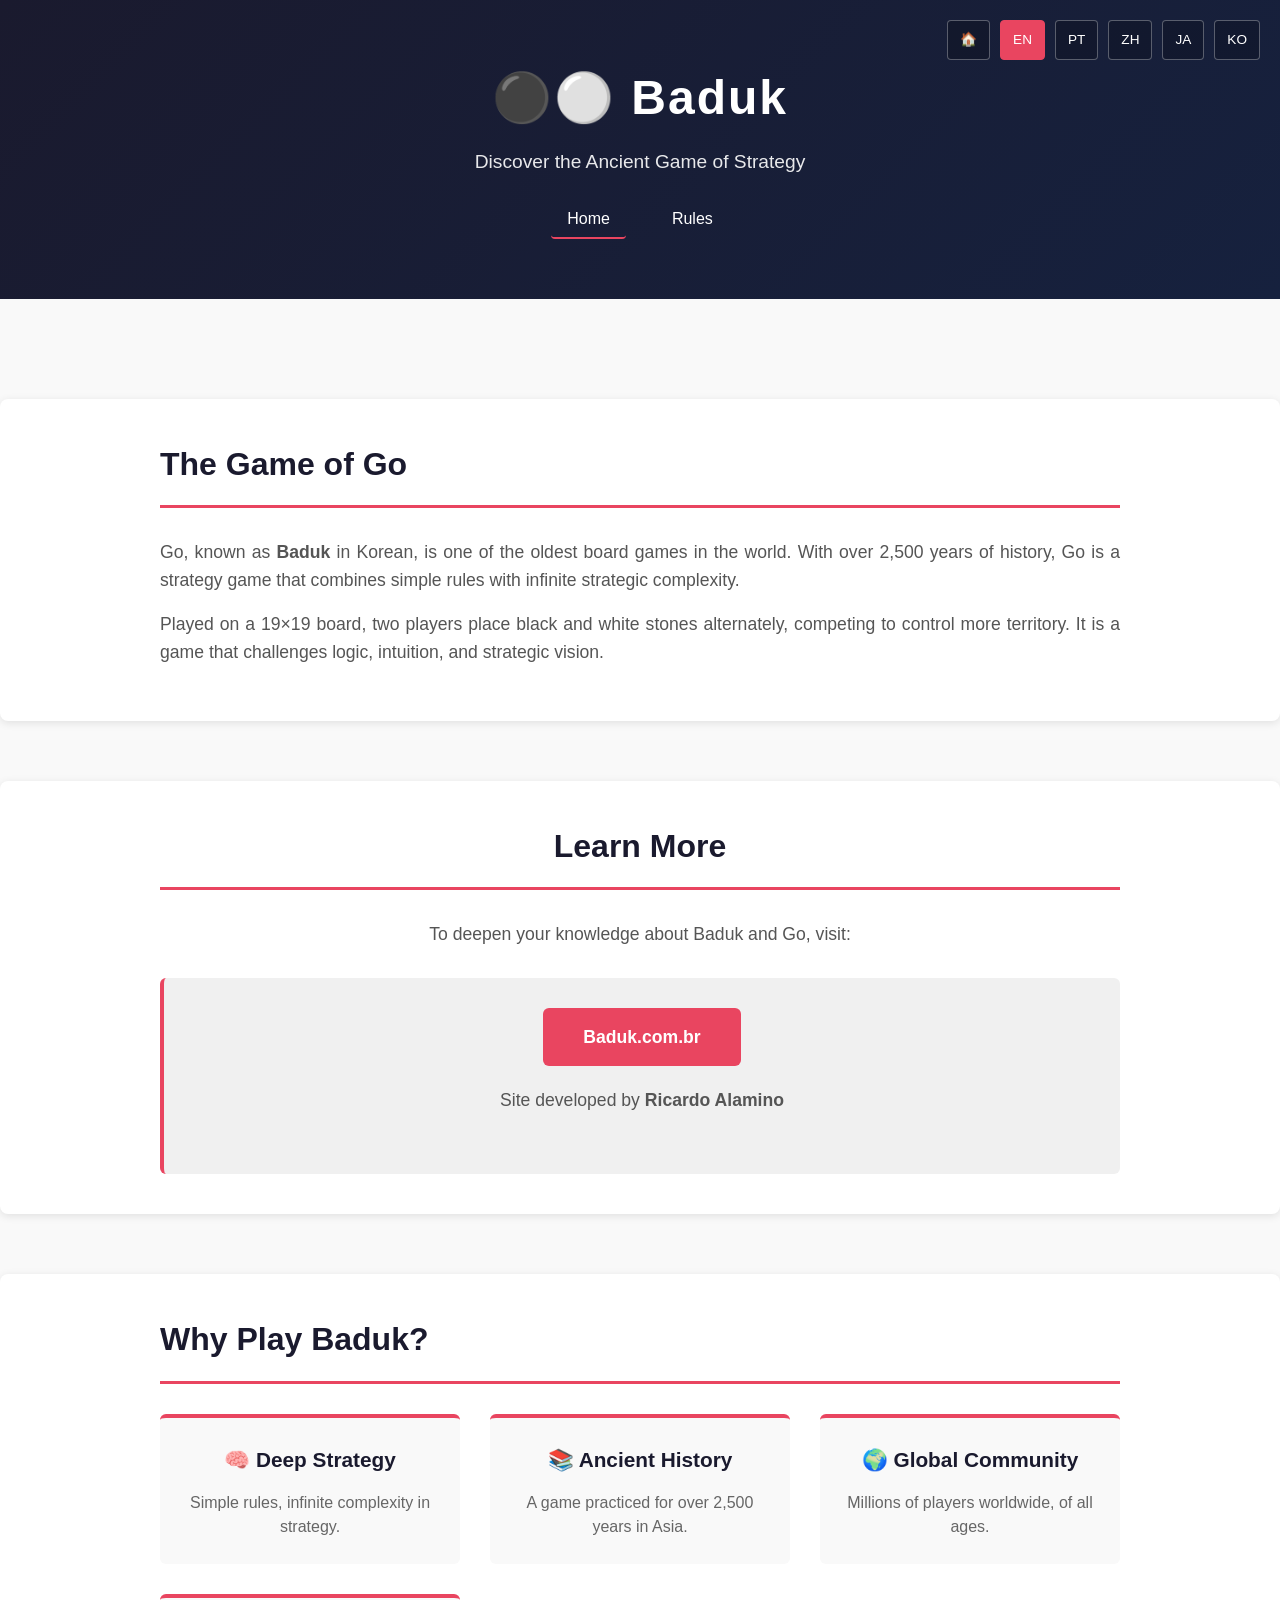
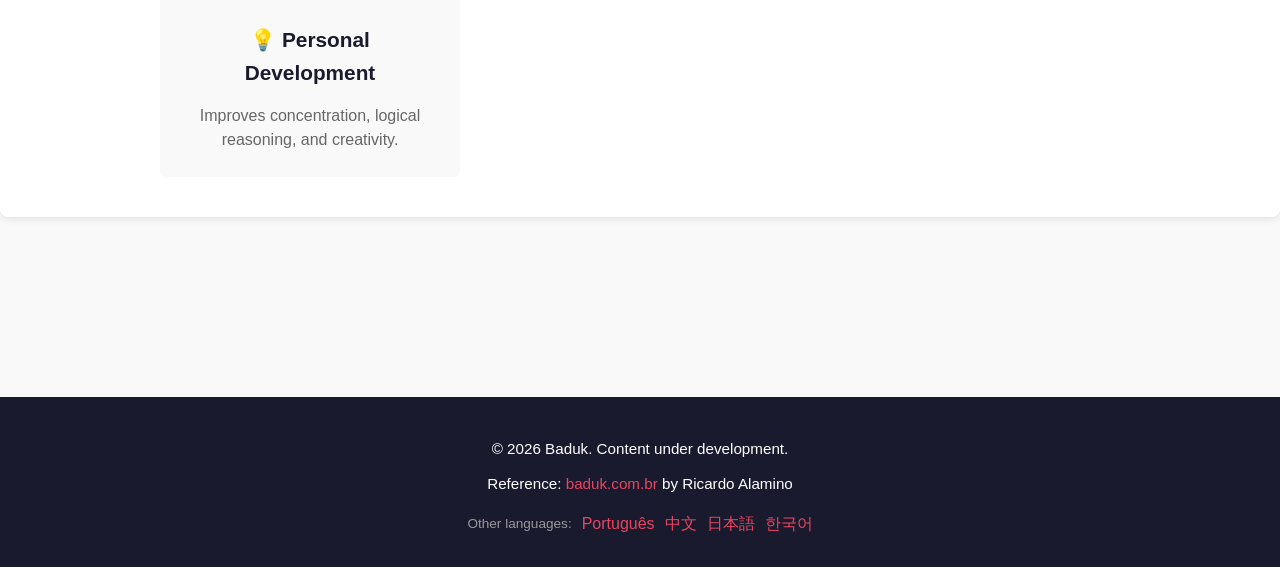
<file: index.html>
<!DOCTYPE html>
<html lang="en">
<head>
    <meta charset="UTF-8">
    <meta name="viewport" content="width=device-width, initial-scale=1.0">
    <meta name="description" content="Baduk - The Ancient Game of Go. Explore the world of Baduk (Go) across 5 languages: English, Portuguese, Chinese, Japanese, and Korean.">
    <meta name="keywords" content="Baduk, Go, game, strategy, board game, ancient game">
    <meta property="og:title" content="Baduk - The Ancient Game of Go">
    <meta property="og:description" content="Explore the world of Baduk (Go) across 5 languages. Learn the rules and history of this ancient strategy game.">
    <meta property="og:image" content="https://ricalamino.github.io/site-openclaw/og-image.png">
    <meta property="og:url" content="https://ricalamino.github.io/site-openclaw/">
    <meta property="og:type" content="website">
    <meta name="twitter:card" content="summary_large_image">
    <meta name="twitter:title" content="Baduk - The Ancient Game of Go">
    <meta name="twitter:description" content="Explore the world of Baduk (Go) across 5 languages. Learn the rules and history of this ancient strategy game.">
    <meta name="twitter:image" content="https://ricalamino.github.io/site-openclaw/og-image.png">
    <link rel="canonical" href="https://ricalamino.github.io/site-openclaw/">
    <title>Baduk - The Ancient Game of Go</title>
    <link rel="stylesheet" href="shared-styles.css">
</head>
<body>
    <header>
        <div class="container">
            <h1>⚫⚪ Baduk</h1>
            <p class="tagline">The Ancient Game of Go</p>
        </div>
    </header>

    <main>
        <div class="container landing-container">
            <div class="landing-header">
                <h1>Welcome to Baduk</h1>
                <p>Choose your language and explore the world of Go, an ancient strategy game played by millions worldwide.</p>
            </div>

            <div class="language-section">
                <h2>🌍 Select Your Language</h2>
                <div class="language-grid">
                    <a href="index-en.html" class="language-card">
                        <div class="language-flag">🇬🇧</div>
                        <div class="language-name">English</div>
                    </a>
                    <a href="index-pt.html" class="language-card">
                        <div class="language-flag">🇵🇹</div>
                        <div class="language-name">Português</div>
                        <div class="language-native">Baduk</div>
                    </a>
                    <a href="index-zh.html" class="language-card">
                        <div class="language-flag">🇨🇳</div>
                        <div class="language-name">中文</div>
                        <div class="language-native">圍棋</div>
                    </a>
                    <a href="index-ja.html" class="language-card">
                        <div class="language-flag">🇯🇵</div>
                        <div class="language-name">日本語</div>
                        <div class="language-native">囲碁</div>
                    </a>
                    <a href="index-ko.html" class="language-card">
                        <div class="language-flag">🇰🇷</div>
                        <div class="language-name">한국어</div>
                        <div class="language-native">바둑</div>
                    </a>
                </div>
            </div>
        </div>
    </main>

    <footer>
        <div class="container">
            <p>&copy; 2026 Baduk. Exploring the ancient game worldwide.</p>
            <p>Developed with ⚫⚪ by Ricardo Alamino</p>
        </div>
    </footer>

    <script>
        // Auto-detect user language and redirect if available
        function getLanguagePreference() {
            const saved = localStorage.getItem('baduk-language');
            if (saved) return saved;

            const browserLang = navigator.language.split('-')[0].toLowerCase();
            const supportedLangs = {
                'en': 'en',
                'pt': 'pt',
                'zh': 'zh',
                'ja': 'ja',
                'ko': 'ko'
            };

            return supportedLangs[browserLang] || null;
        }

        // Auto-redirect to browser language on first visit
        window.addEventListener('load', function() {
            const lang = getLanguagePreference();
            if (lang) {
                window.location.href = `index-${lang}.html`;
            }
        });
    </script>
</body>
</html>
</file>
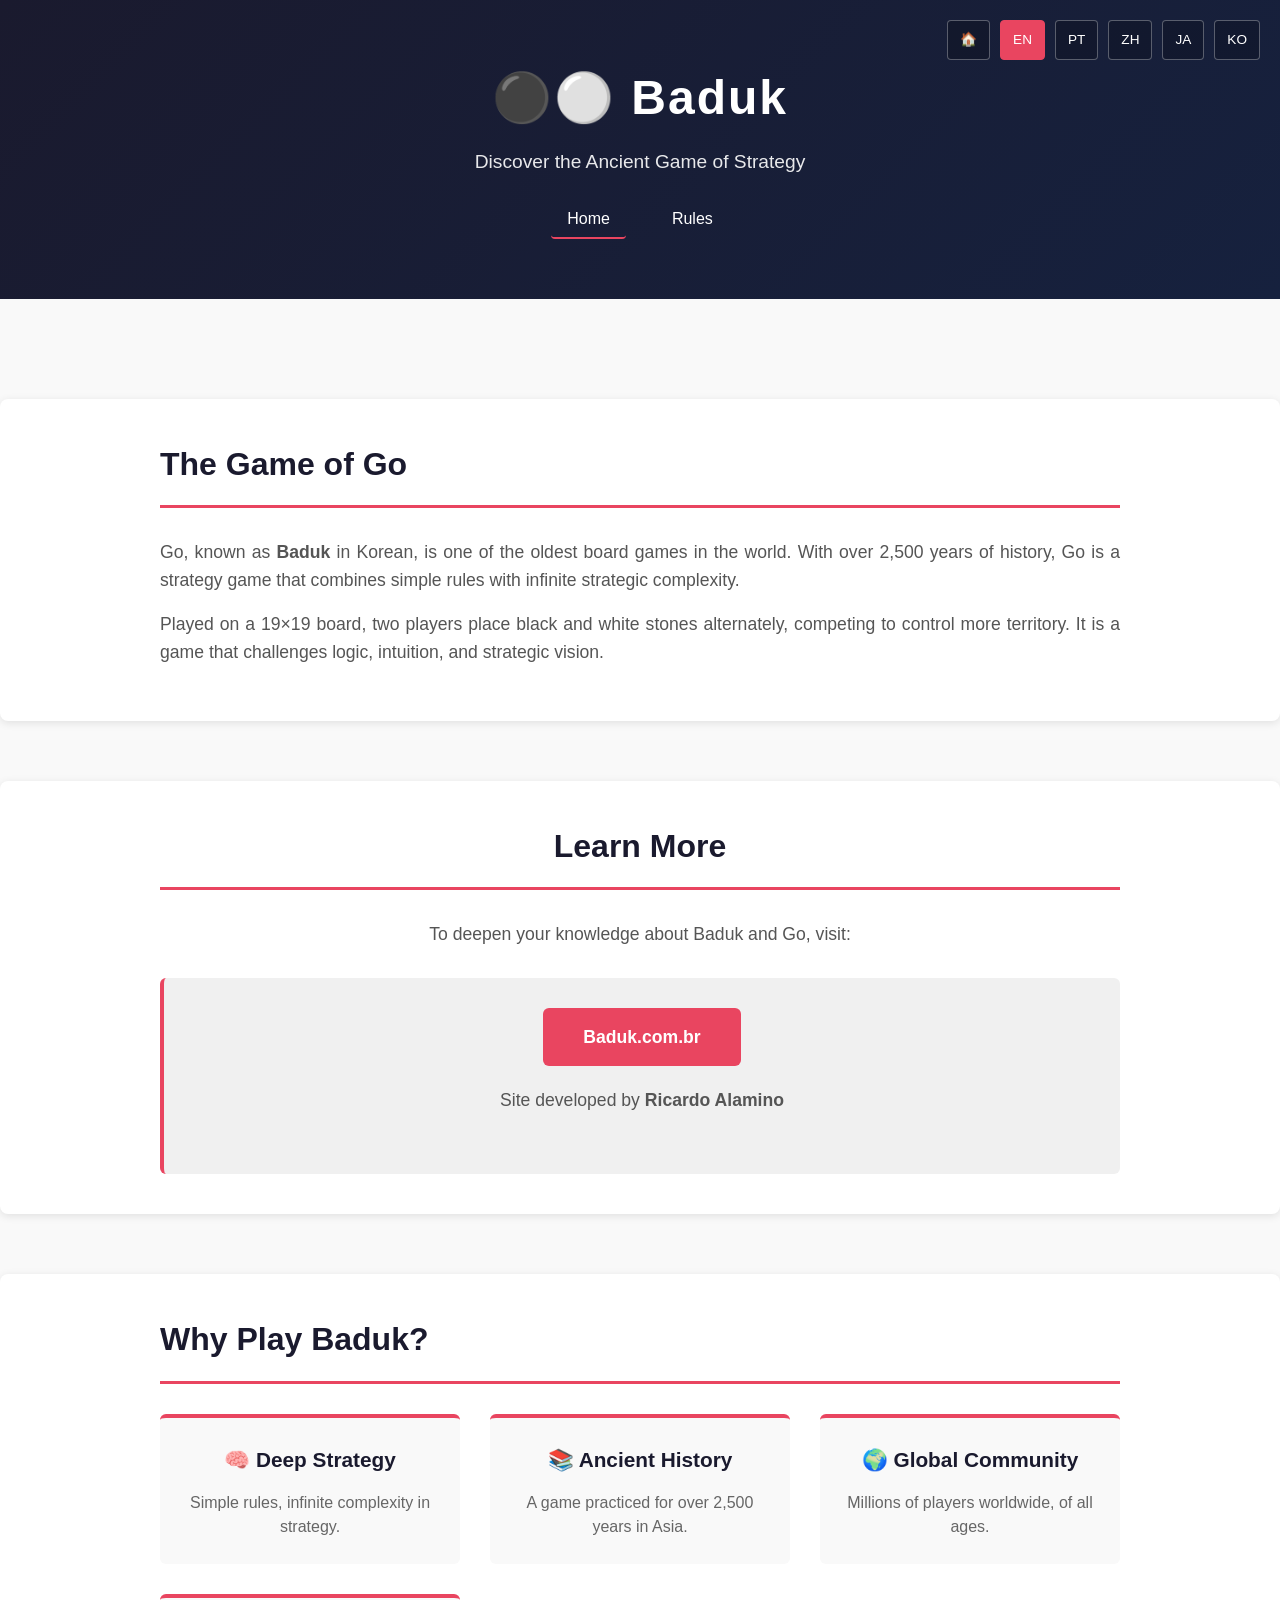
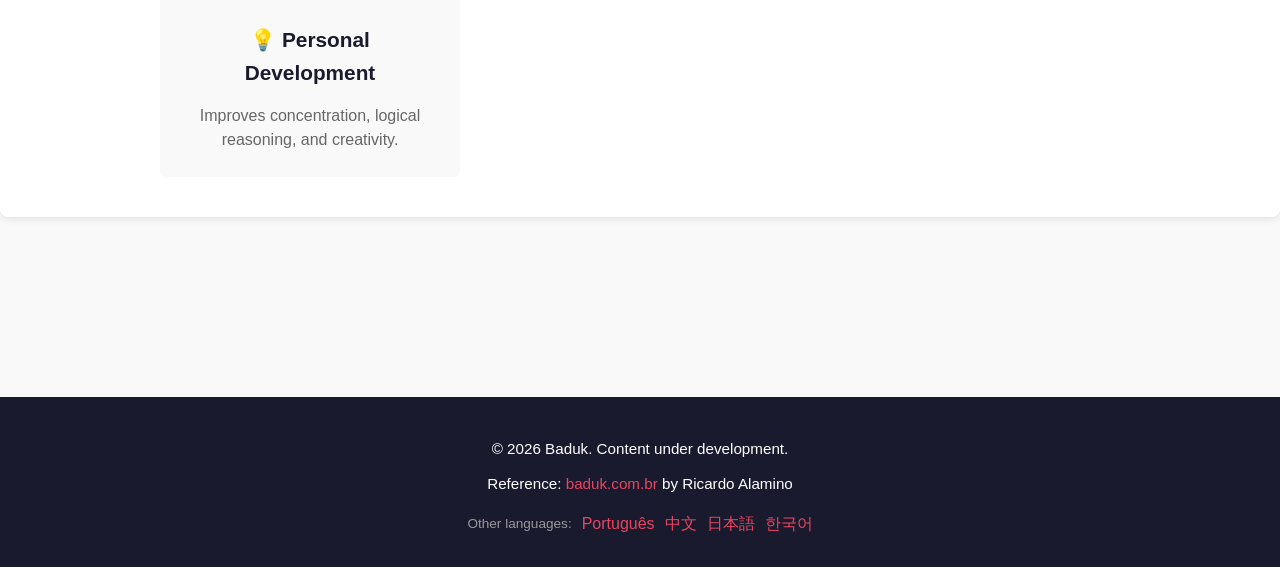
<file: index-en.html>
<!DOCTYPE html>
<html lang="en">
<head>
    <meta charset="UTF-8">
    <meta name="viewport" content="width=device-width, initial-scale=1.0">
    <meta name="description" content="Baduk (Go) - An ancient strategy board game with over 2,500 years of history. Learn about this game of infinite depth and strategic complexity.">
    <meta name="keywords" content="Baduk, Go, game, strategy, board game, ancient game, 19x19">
    <meta property="og:title" content="Baduk - The Ancient Game of Go">
    <meta property="og:description" content="An ancient strategy board game with over 2,500 years of history. Discover why millions play Baduk worldwide.">
    <meta property="og:image" content="https://ricalamino.github.io/site-openclaw/og-image.png">
    <meta property="og:url" content="https://ricalamino.github.io/site-openclaw/index-en.html">
    <meta property="og:type" content="website">
    <meta name="twitter:card" content="summary_large_image">
    <meta name="twitter:title" content="Baduk - The Ancient Game of Go">
    <meta name="twitter:description" content="An ancient strategy board game with over 2,500 years of history. Discover why millions play Baduk worldwide.">
    <meta name="twitter:image" content="https://ricalamino.github.io/site-openclaw/og-image.png">
    <link rel="canonical" href="https://ricalamino.github.io/site-openclaw/index-en.html">
    <title>Baduk - The Ancient Game of Go</title>
    <link rel="stylesheet" href="shared-styles.css">
</head>
<body>
    <header>
        <div class="language-selector">
            <a href="index.html" class="lang-btn">🏠</a>
            <a href="index-en.html" class="lang-btn active">EN</a>
            <a href="index-pt.html" class="lang-btn">PT</a>
            <a href="index-zh.html" class="lang-btn">ZH</a>
            <a href="index-ja.html" class="lang-btn">JA</a>
            <a href="index-ko.html" class="lang-btn">KO</a>
        </div>
        <div class="container">
            <h1>⚫⚪ Baduk</h1>
            <p class="tagline">Discover the Ancient Game of Strategy</p>
            <nav class="main-nav">
                <a href="index-en.html" class="nav-link active">Home</a>
                <a href="rules-en.html" class="nav-link">Rules</a>
            </nav>
        </div>
    </header>

    <main>
        <section class="intro">
            <div class="container">
                <h2>The Game of Go</h2>
                <p>
                    Go, known as <strong>Baduk</strong> in Korean, is one of the oldest board games in the world.
                    With over 2,500 years of history, Go is a strategy game that combines simple rules with infinite strategic complexity.
                </p>
                <p>
                    Played on a 19×19 board, two players place black and white stones alternately, competing to control more territory.
                    It is a game that challenges logic, intuition, and strategic vision.
                </p>
            </div>
        </section>

        <section class="learn-more">
            <div class="container">
                <h2>Learn More</h2>
                <p>To deepen your knowledge about Baduk and Go, visit:</p>
                <div class="link-box">
                    <a href="https://www.baduk.com.br" target="_blank" class="cta-button">Baduk.com.br</a>
                    <p class="credit">Site developed by <strong>Ricardo Alamino</strong></p>
                </div>
            </div>
        </section>

        <section class="features">
            <div class="container">
                <h2>Why Play Baduk?</h2>
                <div class="feature-grid">
                    <div class="feature-card">
                        <h3>🧠 Deep Strategy</h3>
                        <p>Simple rules, infinite complexity in strategy.</p>
                    </div>
                    <div class="feature-card">
                        <h3>📚 Ancient History</h3>
                        <p>A game practiced for over 2,500 years in Asia.</p>
                    </div>
                    <div class="feature-card">
                        <h3>🌍 Global Community</h3>
                        <p>Millions of players worldwide, of all ages.</p>
                    </div>
                    <div class="feature-card">
                        <h3>💡 Personal Development</h3>
                        <p>Improves concentration, logical reasoning, and creativity.</p>
                    </div>
                </div>
            </div>
        </section>
    </main>

    <footer>
        <div class="container">
            <p>&copy; 2026 Baduk. Content under development.</p>
            <p>Reference: <a href="https://www.baduk.com.br" target="_blank">baduk.com.br</a> by Ricardo Alamino</p>
            <nav class="footer-langs" aria-label="Other languages">
                <span class="footer-langs-label">Other languages:</span>
                <a href="index-pt.html">Português</a>
                <a href="index-zh.html">中文</a>
                <a href="index-ja.html">日本語</a>
                <a href="index-ko.html">한국어</a>
            </nav>
        </div>
    </footer>

    <script>
        localStorage.setItem('baduk-language', 'en');
    </script>
</body>
</html>
</file>
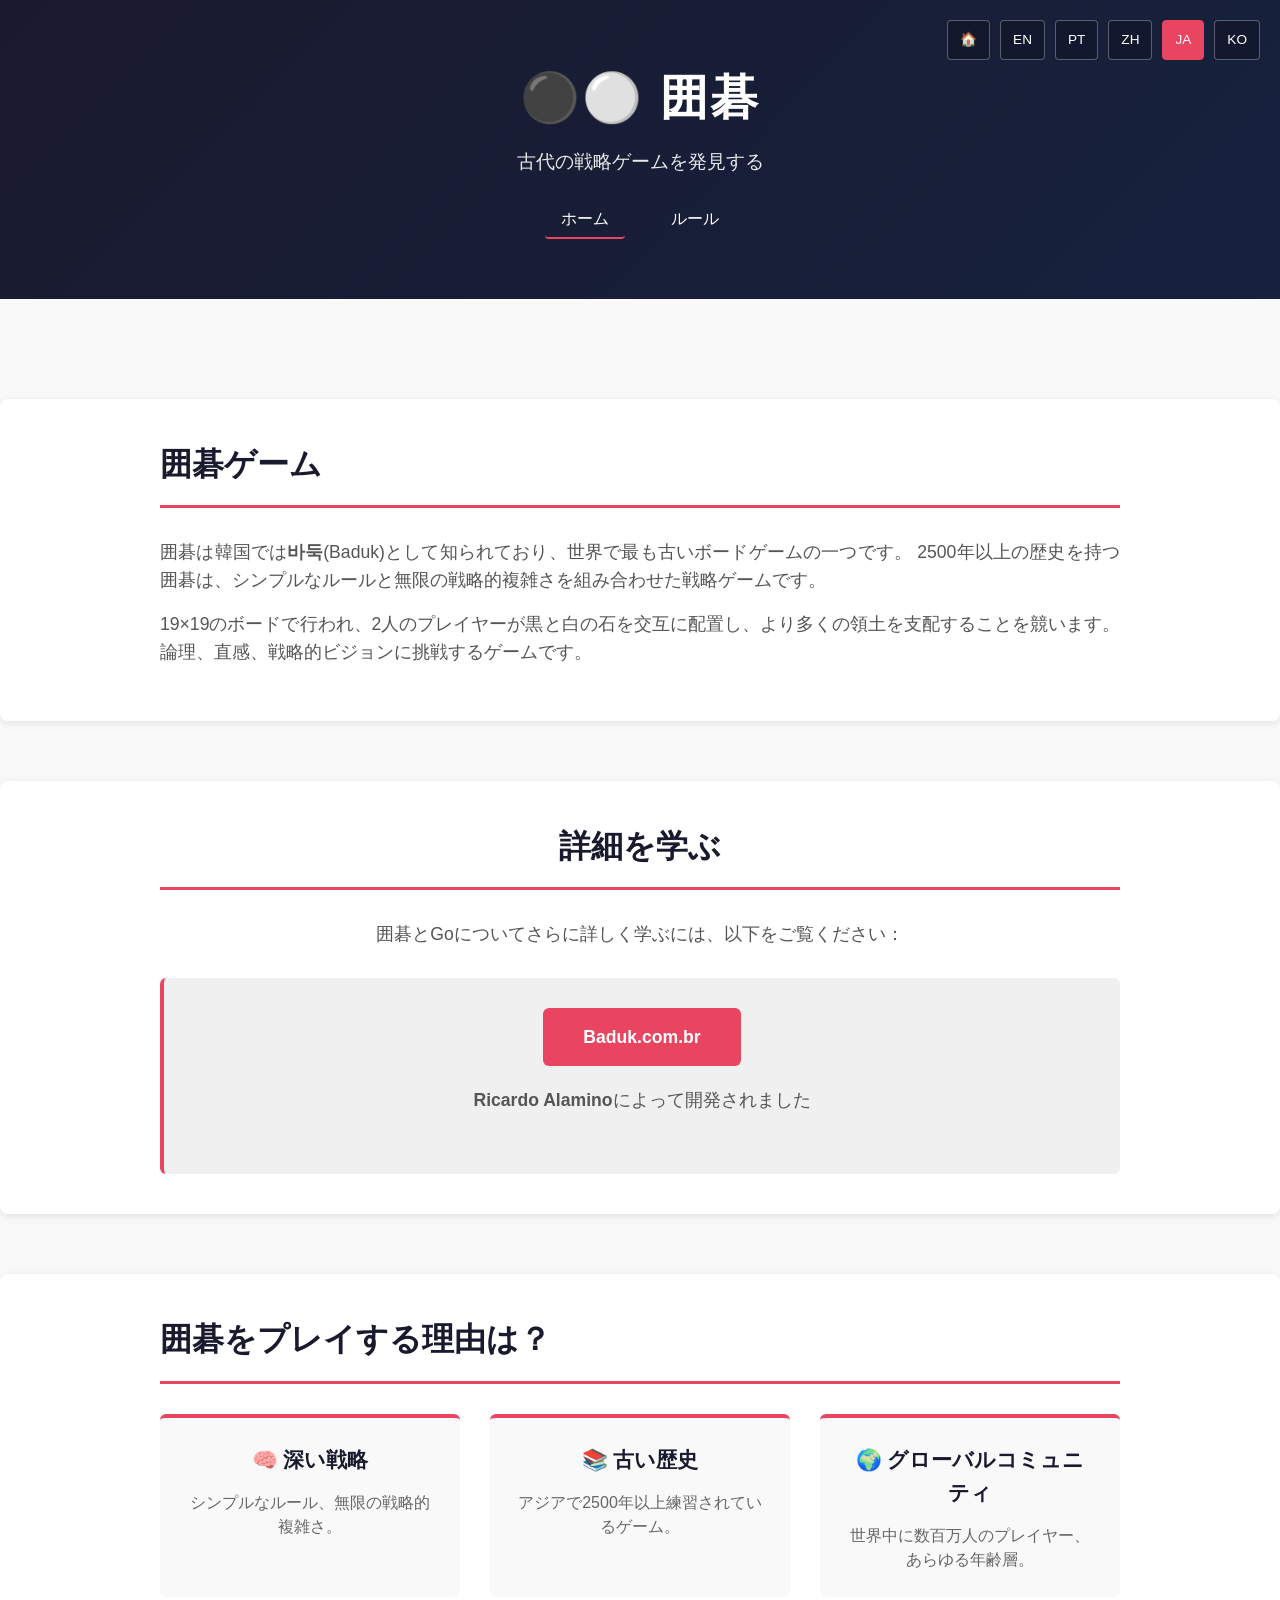
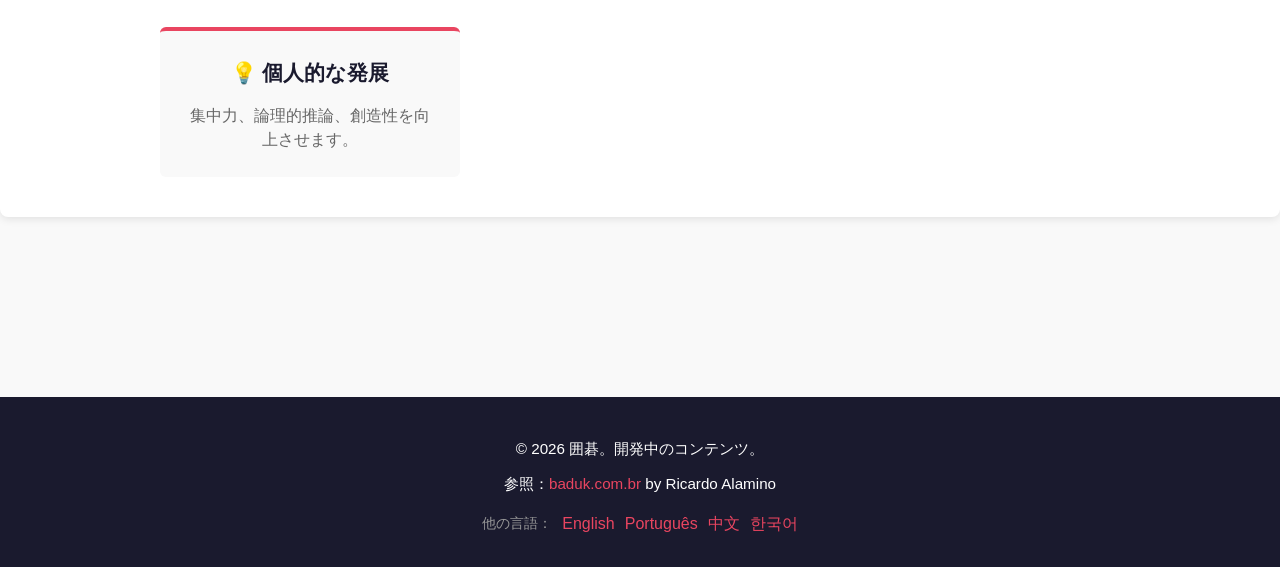
<file: index-ja.html>
<!DOCTYPE html>
<html lang="ja">
<head>
    <meta charset="UTF-8">
    <meta name="viewport" content="width=device-width, initial-scale=1.0">
    <meta name="description" content="囲碁 (Go/Baduk) - 2500年以上の歴史を持つ古代の戦略ゲーム。深さ無限、戦略的複雑さを持つこのゲームについて学びましょう。">
    <meta name="keywords" content="囲碁, Go, Baduk, ゲーム, 戦略, ボードゲーム, 古代ゲーム, 19x19">
    <meta property="og:title" content="囲碁 - 古代の戦略ゲーム">
    <meta property="og:description" content="2500年以上の歴史を持つ古代の戦略ゲーム。世界中で数百万人が囲碁をプレイする理由を発見してください。">
    <meta property="og:image" content="https://ricalamino.github.io/site-openclaw/og-image.png">
    <meta property="og:url" content="https://ricalamino.github.io/site-openclaw/index-ja.html">
    <meta property="og:type" content="website">
    <meta name="twitter:card" content="summary_large_image">
    <meta name="twitter:title" content="囲碁 - 古代の戦略ゲーム">
    <meta name="twitter:description" content="2500年以上の歴史を持つ古代の戦略ゲーム。世界中で数百万人が囲碁をプレイする理由を発見してください。">
    <meta name="twitter:image" content="https://ricalamino.github.io/site-openclaw/og-image.png">
    <link rel="canonical" href="https://ricalamino.github.io/site-openclaw/index-ja.html">
    <title>囲碁 - 古代の戦略ゲーム</title>
    <link rel="stylesheet" href="shared-styles.css">
</head>
<body>
    <header>
        <div class="language-selector">
            <a href="index.html" class="lang-btn">🏠</a>
            <a href="index-en.html" class="lang-btn">EN</a>
            <a href="index-pt.html" class="lang-btn">PT</a>
            <a href="index-zh.html" class="lang-btn">ZH</a>
            <a href="index-ja.html" class="lang-btn active">JA</a>
            <a href="index-ko.html" class="lang-btn">KO</a>
        </div>
        <div class="container">
            <h1>⚫⚪ 囲碁</h1>
            <p class="tagline">古代の戦略ゲームを発見する</p>
            <nav class="main-nav">
                <a href="index-ja.html" class="nav-link active">ホーム</a>
                <a href="rules-ja.html" class="nav-link">ルール</a>
            </nav>
        </div>
    </header>

    <main>
        <section class="intro">
            <div class="container">
                <h2>囲碁ゲーム</h2>
                <p>
                    囲碁は韓国では<strong>바둑</strong>(Baduk)として知られており、世界で最も古いボードゲームの一つです。
                    2500年以上の歴史を持つ囲碁は、シンプルなルールと無限の戦略的複雑さを組み合わせた戦略ゲームです。
                </p>
                <p>
                    19×19のボードで行われ、2人のプレイヤーが黒と白の石を交互に配置し、より多くの領土を支配することを競います。
                    論理、直感、戦略的ビジョンに挑戦するゲームです。
                </p>
            </div>
        </section>

        <section class="learn-more">
            <div class="container">
                <h2>詳細を学ぶ</h2>
                <p>囲碁とGoについてさらに詳しく学ぶには、以下をご覧ください：</p>
                <div class="link-box">
                    <a href="https://www.baduk.com.br" target="_blank" class="cta-button">Baduk.com.br</a>
                    <p class="credit"><strong>Ricardo Alamino</strong>によって開発されました</p>
                </div>
            </div>
        </section>

        <section class="features">
            <div class="container">
                <h2>囲碁をプレイする理由は？</h2>
                <div class="feature-grid">
                    <div class="feature-card">
                        <h3>🧠 深い戦略</h3>
                        <p>シンプルなルール、無限の戦略的複雑さ。</p>
                    </div>
                    <div class="feature-card">
                        <h3>📚 古い歴史</h3>
                        <p>アジアで2500年以上練習されているゲーム。</p>
                    </div>
                    <div class="feature-card">
                        <h3>🌍 グローバルコミュニティ</h3>
                        <p>世界中に数百万人のプレイヤー、あらゆる年齢層。</p>
                    </div>
                    <div class="feature-card">
                        <h3>💡 個人的な発展</h3>
                        <p>集中力、論理的推論、創造性を向上させます。</p>
                    </div>
                </div>
            </div>
        </section>
    </main>

    <footer>
        <div class="container">
            <p>&copy; 2026 囲碁。開発中のコンテンツ。</p>
            <p>参照：<a href="https://www.baduk.com.br" target="_blank">baduk.com.br</a> by Ricardo Alamino</p>
            <nav class="footer-langs" aria-label="他の言語">
                <span class="footer-langs-label">他の言語：</span>
                <a href="index-en.html">English</a>
                <a href="index-pt.html">Português</a>
                <a href="index-zh.html">中文</a>
                <a href="index-ko.html">한국어</a>
            </nav>
        </div>
    </footer>

    <script>
        localStorage.setItem('baduk-language', 'ja');
    </script>
</body>
</html>
</file>
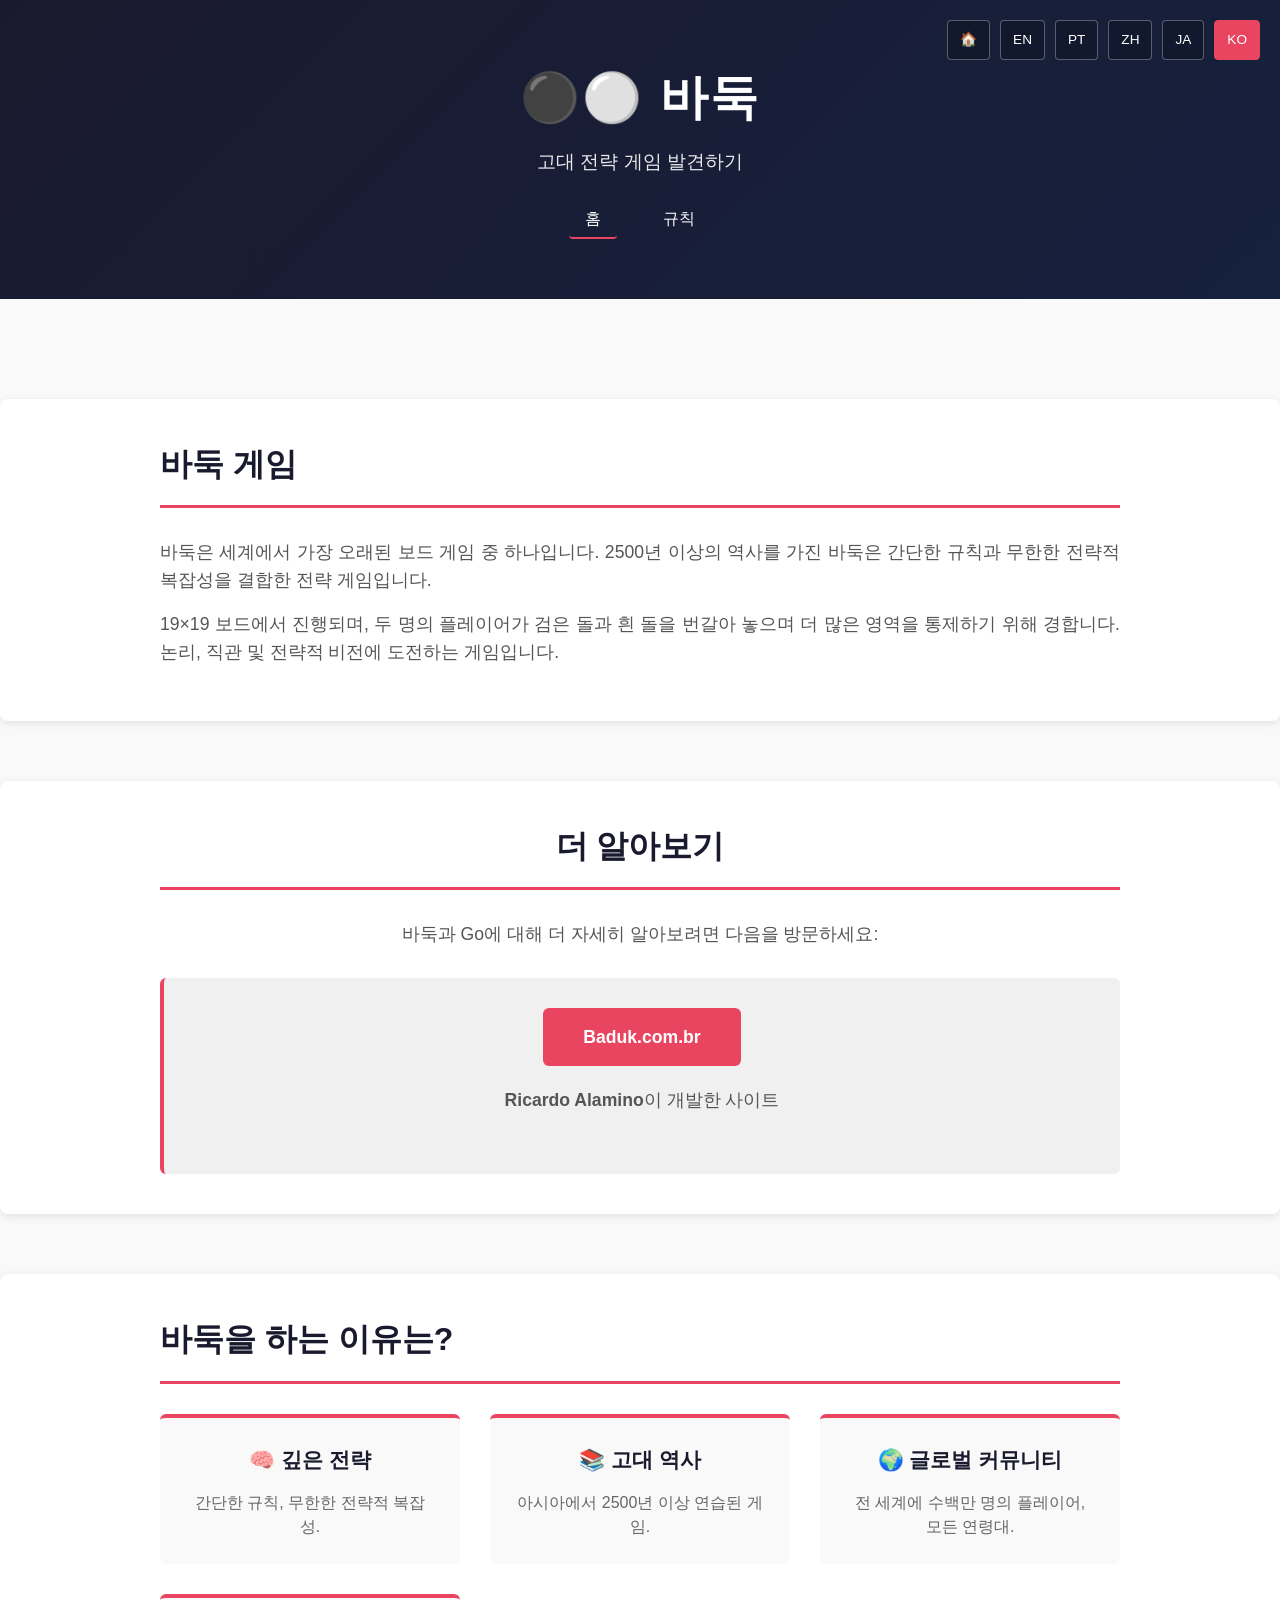
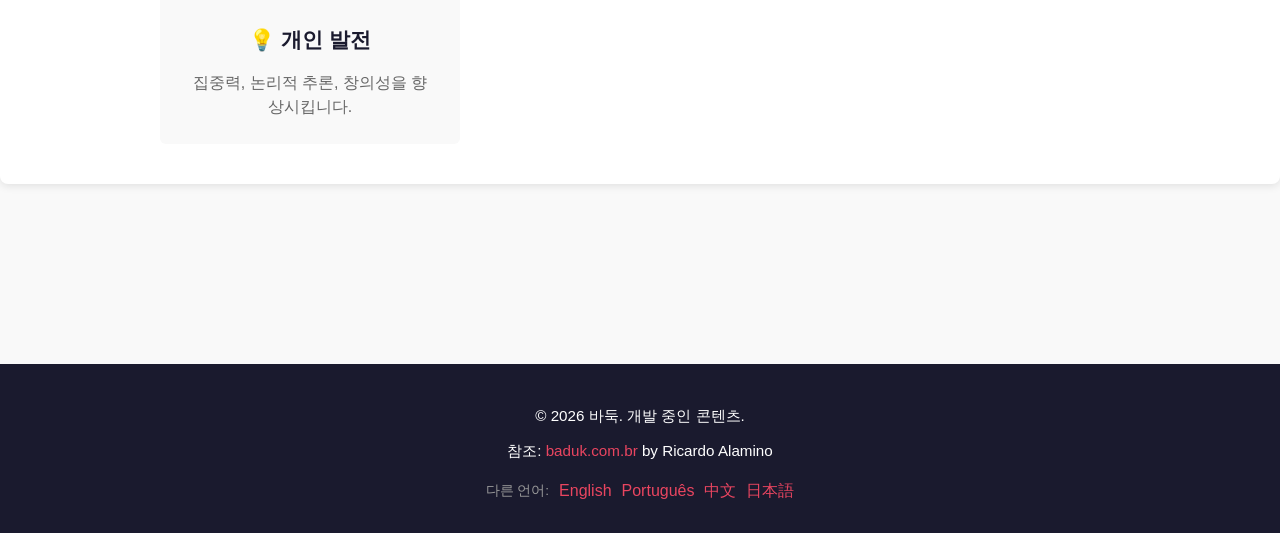
<file: index-ko.html>
<!DOCTYPE html>
<html lang="ko">
<head>
    <meta charset="UTF-8">
    <meta name="viewport" content="width=device-width, initial-scale=1.0">
    <meta name="description" content="바둑 (Go) - 2500년 이상의 역사를 가진 고대 전략 게임입니다. 깊이 무한, 전략적 복잡성을 가진 이 게임에 대해 알아보세요.">
    <meta name="keywords" content="바둑, Go, 게임, 전략, 보드게임, 고대 게임, 19x19">
    <meta property="og:title" content="바둑 - 고대 전략 게임">
    <meta property="og:description" content="2500년 이상의 역사를 가진 고대 전략 게임입니다. 전 세계에서 수백만 명이 바둑을 하는 이유를 발견하세요.">
    <meta property="og:image" content="https://ricalamino.github.io/site-openclaw/og-image.png">
    <meta property="og:url" content="https://ricalamino.github.io/site-openclaw/index-ko.html">
    <meta property="og:type" content="website">
    <meta name="twitter:card" content="summary_large_image">
    <meta name="twitter:title" content="바둑 - 고대 전략 게임">
    <meta name="twitter:description" content="2500년 이상의 역사를 가진 고대 전략 게임입니다. 전 세계에서 수백만 명이 바둑을 하는 이유를 발견하세요.">
    <meta name="twitter:image" content="https://ricalamino.github.io/site-openclaw/og-image.png">
    <link rel="canonical" href="https://ricalamino.github.io/site-openclaw/index-ko.html">
    <title>바둑 - 고대 전략 게임</title>
    <link rel="stylesheet" href="shared-styles.css">
</head>
<body>
    <header>
        <div class="language-selector">
            <a href="index.html" class="lang-btn">🏠</a>
            <a href="index-en.html" class="lang-btn">EN</a>
            <a href="index-pt.html" class="lang-btn">PT</a>
            <a href="index-zh.html" class="lang-btn">ZH</a>
            <a href="index-ja.html" class="lang-btn">JA</a>
            <a href="index-ko.html" class="lang-btn active">KO</a>
        </div>
        <div class="container">
            <h1>⚫⚪ 바둑</h1>
            <p class="tagline">고대 전략 게임 발견하기</p>
            <nav class="main-nav">
                <a href="index-ko.html" class="nav-link active">홈</a>
                <a href="rules-ko.html" class="nav-link">규칙</a>
            </nav>
        </div>
    </header>

    <main>
        <section class="intro">
            <div class="container">
                <h2>바둑 게임</h2>
                <p>
                    바둑은 세계에서 가장 오래된 보드 게임 중 하나입니다.
                    2500년 이상의 역사를 가진 바둑은 간단한 규칙과 무한한 전략적 복잡성을 결합한 전략 게임입니다.
                </p>
                <p>
                    19×19 보드에서 진행되며, 두 명의 플레이어가 검은 돌과 흰 돌을 번갈아 놓으며 더 많은 영역을 통제하기 위해 경합니다.
                    논리, 직관 및 전략적 비전에 도전하는 게임입니다.
                </p>
            </div>
        </section>

        <section class="learn-more">
            <div class="container">
                <h2>더 알아보기</h2>
                <p>바둑과 Go에 대해 더 자세히 알아보려면 다음을 방문하세요:</p>
                <div class="link-box">
                    <a href="https://www.baduk.com.br" target="_blank" class="cta-button">Baduk.com.br</a>
                    <p class="credit"><strong>Ricardo Alamino</strong>이 개발한 사이트</p>
                </div>
            </div>
        </section>

        <section class="features">
            <div class="container">
                <h2>바둑을 하는 이유는?</h2>
                <div class="feature-grid">
                    <div class="feature-card">
                        <h3>🧠 깊은 전략</h3>
                        <p>간단한 규칙, 무한한 전략적 복잡성.</p>
                    </div>
                    <div class="feature-card">
                        <h3>📚 고대 역사</h3>
                        <p>아시아에서 2500년 이상 연습된 게임.</p>
                    </div>
                    <div class="feature-card">
                        <h3>🌍 글로벌 커뮤니티</h3>
                        <p>전 세계에 수백만 명의 플레이어, 모든 연령대.</p>
                    </div>
                    <div class="feature-card">
                        <h3>💡 개인 발전</h3>
                        <p>집중력, 논리적 추론, 창의성을 향상시킵니다.</p>
                    </div>
                </div>
            </div>
        </section>
    </main>

    <footer>
        <div class="container">
            <p>&copy; 2026 바둑. 개발 중인 콘텐츠.</p>
            <p>참조: <a href="https://www.baduk.com.br" target="_blank">baduk.com.br</a> by Ricardo Alamino</p>
            <nav class="footer-langs" aria-label="다른 언어">
                <span class="footer-langs-label">다른 언어:</span>
                <a href="index-en.html">English</a>
                <a href="index-pt.html">Português</a>
                <a href="index-zh.html">中文</a>
                <a href="index-ja.html">日本語</a>
            </nav>
        </div>
    </footer>

    <script>
        localStorage.setItem('baduk-language', 'ko');
    </script>
</body>
</html>
</file>
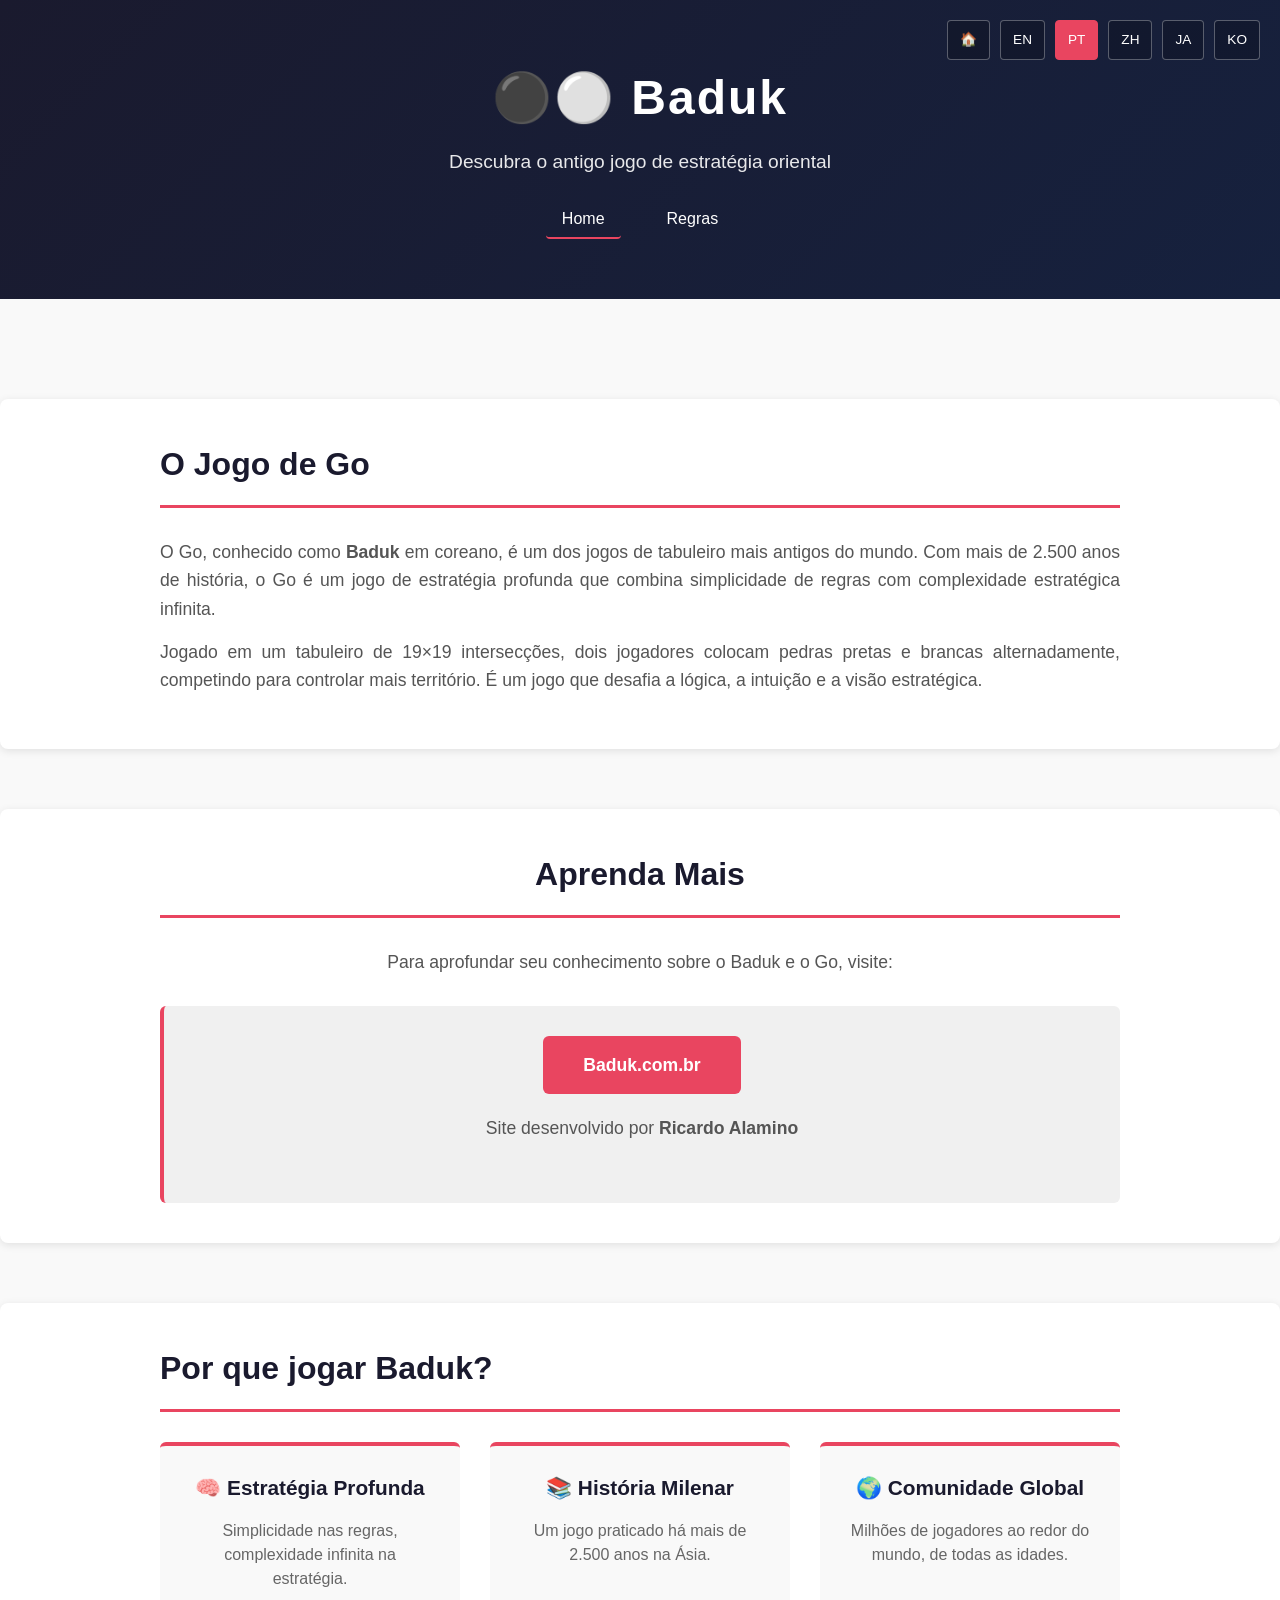
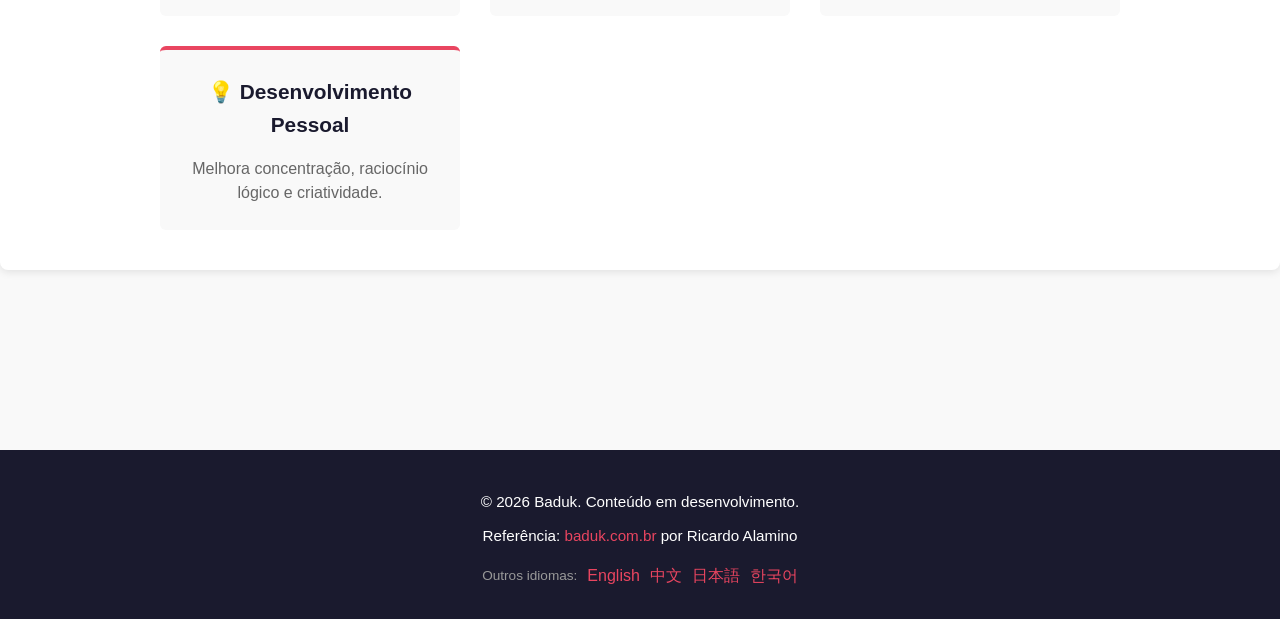
<file: index-pt.html>
<!DOCTYPE html>
<html lang="pt-BR">
<head>
    <meta charset="UTF-8">
    <meta name="viewport" content="width=device-width, initial-scale=1.0">
    <meta name="description" content="Baduk (Go) - Um jogo de estratégia milenar com mais de 2.500 anos de história. Aprenda sobre este jogo de profundidade infinita e complexidade estratégica.">
    <meta name="keywords" content="Baduk, Go, jogo, estratégia, jogo de tabuleiro, jogo antigo, 19x19">
    <meta property="og:title" content="Baduk - O Jogo de Go">
    <meta property="og:description" content="Um jogo de estratégia milenar com mais de 2.500 anos de história. Descubra por que milhões jogam Baduk em todo o mundo.">
    <meta property="og:image" content="https://ricalamino.github.io/site-openclaw/og-image.png">
    <meta property="og:url" content="https://ricalamino.github.io/site-openclaw/index-pt.html">
    <meta property="og:type" content="website">
    <meta name="twitter:card" content="summary_large_image">
    <meta name="twitter:title" content="Baduk - O Jogo de Go">
    <meta name="twitter:description" content="Um jogo de estratégia milenar com mais de 2.500 anos de história. Descubra por que milhões jogam Baduk em todo o mundo.">
    <meta name="twitter:image" content="https://ricalamino.github.io/site-openclaw/og-image.png">
    <link rel="canonical" href="https://ricalamino.github.io/site-openclaw/index-pt.html">
    <title>Baduk - O Jogo de Go</title>
    <link rel="stylesheet" href="shared-styles.css">
</head>
<body>
    <header>
        <div class="language-selector">
            <a href="index.html" class="lang-btn">🏠</a>
            <a href="index-en.html" class="lang-btn">EN</a>
            <a href="index-pt.html" class="lang-btn active">PT</a>
            <a href="index-zh.html" class="lang-btn">ZH</a>
            <a href="index-ja.html" class="lang-btn">JA</a>
            <a href="index-ko.html" class="lang-btn">KO</a>
        </div>
        <div class="container">
            <h1>⚫⚪ Baduk</h1>
            <p class="tagline">Descubra o antigo jogo de estratégia oriental</p>
            <nav class="main-nav">
                <a href="index-pt.html" class="nav-link active">Home</a>
                <a href="rules-pt.html" class="nav-link">Regras</a>
            </nav>
        </div>
    </header>

    <main>
        <section class="intro">
            <div class="container">
                <h2>O Jogo de Go</h2>
                <p>
                    O Go, conhecido como <strong>Baduk</strong> em coreano, é um dos jogos de tabuleiro
                    mais antigos do mundo. Com mais de 2.500 anos de história, o Go é um jogo de estratégia
                    profunda que combina simplicidade de regras com complexidade estratégica infinita.
                </p>
                <p>
                    Jogado em um tabuleiro de 19×19 intersecções, dois jogadores colocam pedras pretas e
                    brancas alternadamente, competindo para controlar mais território. É um jogo que desafia
                    a lógica, a intuição e a visão estratégica.
                </p>
            </div>
        </section>

        <section class="learn-more">
            <div class="container">
                <h2>Aprenda Mais</h2>
                <p>Para aprofundar seu conhecimento sobre o Baduk e o Go, visite:</p>
                <div class="link-box">
                    <a href="https://www.baduk.com.br" target="_blank" class="cta-button">Baduk.com.br</a>
                    <p class="credit">Site desenvolvido por <strong>Ricardo Alamino</strong></p>
                </div>
            </div>
        </section>

        <section class="features">
            <div class="container">
                <h2>Por que jogar Baduk?</h2>
                <div class="feature-grid">
                    <div class="feature-card">
                        <h3>🧠 Estratégia Profunda</h3>
                        <p>Simplicidade nas regras, complexidade infinita na estratégia.</p>
                    </div>
                    <div class="feature-card">
                        <h3>📚 História Milenar</h3>
                        <p>Um jogo praticado há mais de 2.500 anos na Ásia.</p>
                    </div>
                    <div class="feature-card">
                        <h3>🌍 Comunidade Global</h3>
                        <p>Milhões de jogadores ao redor do mundo, de todas as idades.</p>
                    </div>
                    <div class="feature-card">
                        <h3>💡 Desenvolvimento Pessoal</h3>
                        <p>Melhora concentração, raciocínio lógico e criatividade.</p>
                    </div>
                </div>
            </div>
        </section>
    </main>

    <footer>
        <div class="container">
            <p>&copy; 2026 Baduk. Conteúdo em desenvolvimento.</p>
            <p>Referência: <a href="https://www.baduk.com.br" target="_blank">baduk.com.br</a> por Ricardo Alamino</p>
            <nav class="footer-langs" aria-label="Outros idiomas">
                <span class="footer-langs-label">Outros idiomas:</span>
                <a href="index-en.html">English</a>
                <a href="index-zh.html">中文</a>
                <a href="index-ja.html">日本語</a>
                <a href="index-ko.html">한국어</a>
            </nav>
        </div>
    </footer>

    <script>
        localStorage.setItem('baduk-language', 'pt');
    </script>
</body>
</html>
</file>
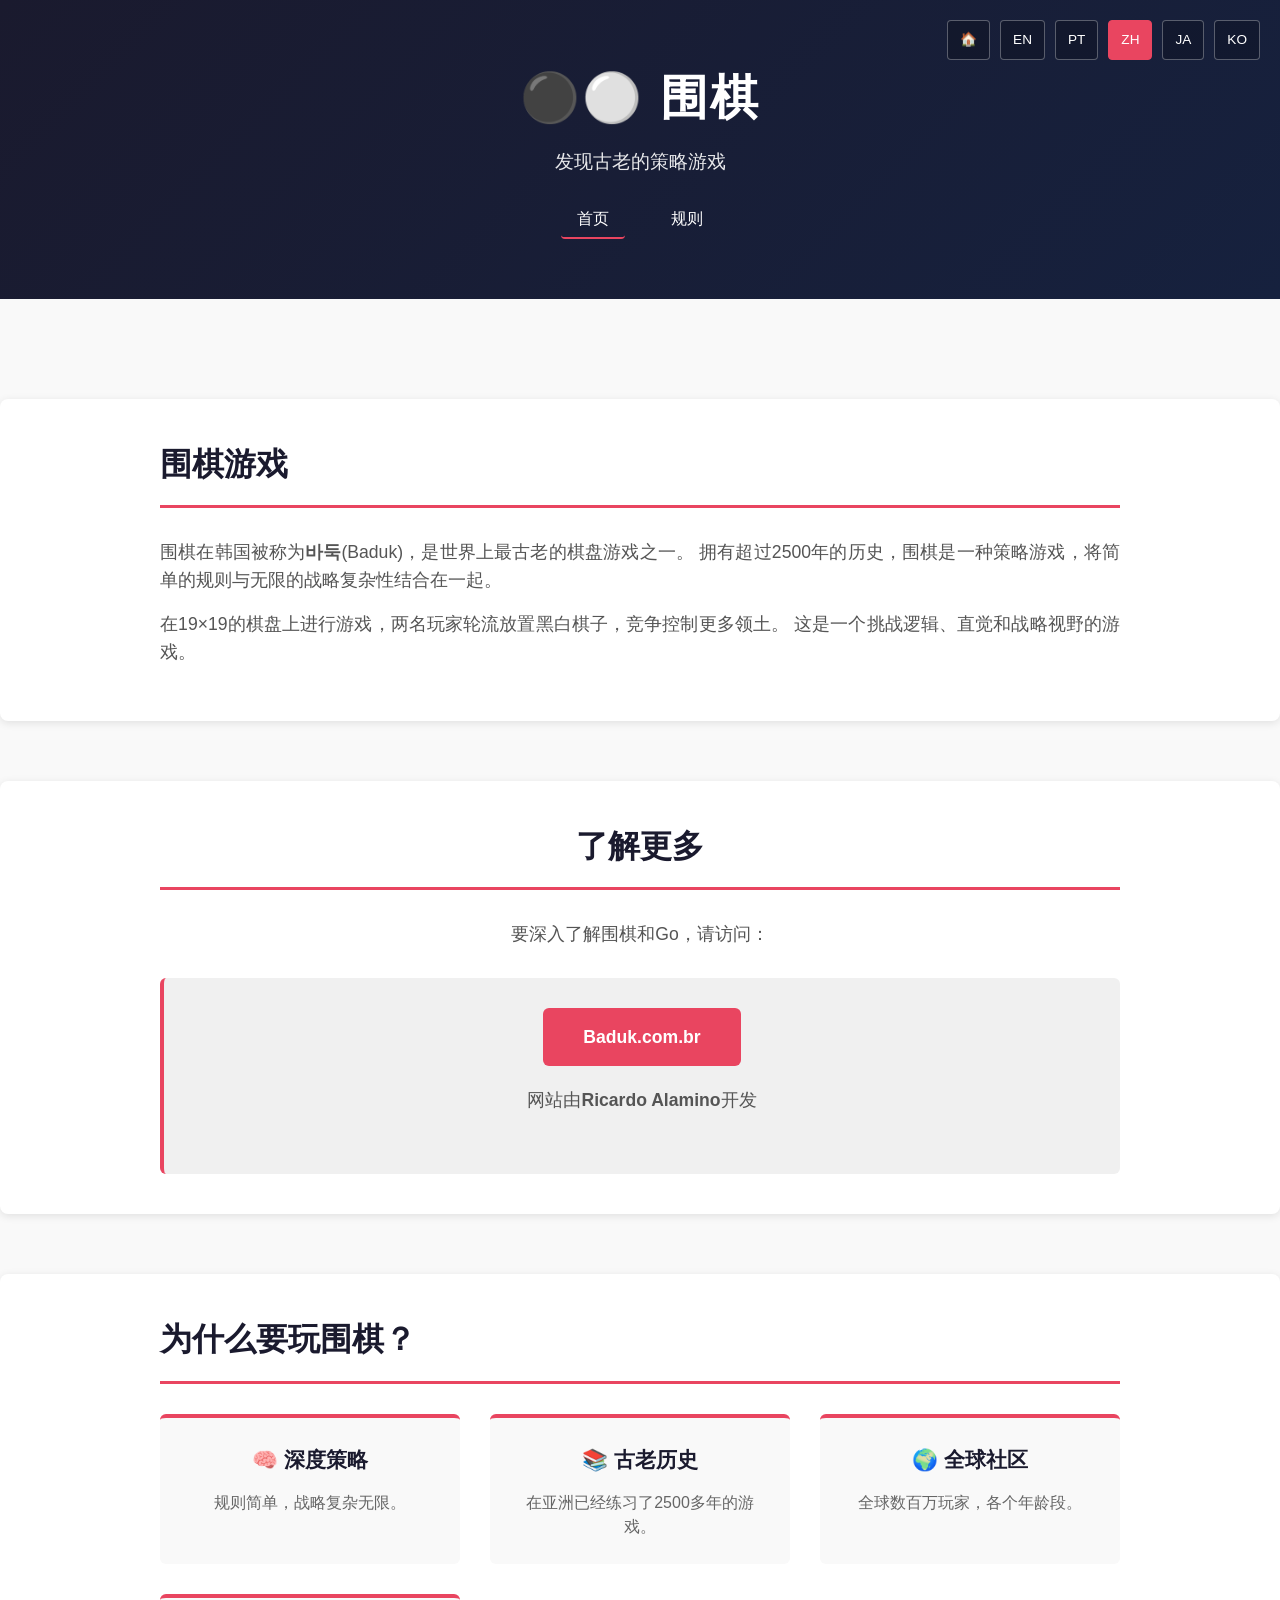
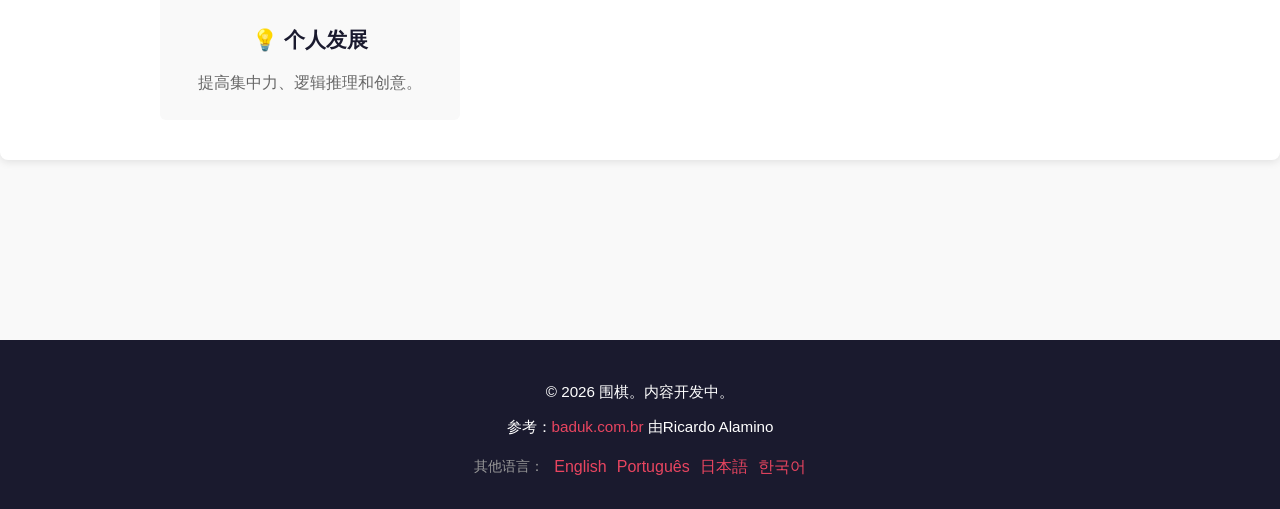
<file: index-zh.html>
<!DOCTYPE html>
<html lang="zh-CN">
<head>
    <meta charset="UTF-8">
    <meta name="viewport" content="width=device-width, initial-scale=1.0">
    <meta name="description" content="围棋 (Go/Baduk) - 一种拥有超过2500年历史的古代策略游戏。探索这个深度无限、战略复杂的游戏。">
    <meta name="keywords" content="围棋, Go, Baduk, 游戏, 策略, 棋盘游戏, 古代游戏, 19x19">
    <meta property="og:title" content="围棋 - 古代策略游戏">
    <meta property="og:description" content="一种拥有超过2500年历史的古代策略游戏。发现为什么世界各地有数百万人玩围棋。">
    <meta property="og:image" content="https://ricalamino.github.io/site-openclaw/og-image.png">
    <meta property="og:url" content="https://ricalamino.github.io/site-openclaw/index-zh.html">
    <meta property="og:type" content="website">
    <meta name="twitter:card" content="summary_large_image">
    <meta name="twitter:title" content="围棋 - 古代策略游戏">
    <meta name="twitter:description" content="一种拥有超过2500年历史的古代策略游戏。发现为什么世界各地有数百万人玩围棋。">
    <meta name="twitter:image" content="https://ricalamino.github.io/site-openclaw/og-image.png">
    <link rel="canonical" href="https://ricalamino.github.io/site-openclaw/index-zh.html">
    <title>围棋 - 古代策略游戏</title>
    <link rel="stylesheet" href="shared-styles.css">
</head>
<body>
    <header>
        <div class="language-selector">
            <a href="index.html" class="lang-btn">🏠</a>
            <a href="index-en.html" class="lang-btn">EN</a>
            <a href="index-pt.html" class="lang-btn">PT</a>
            <a href="index-zh.html" class="lang-btn active">ZH</a>
            <a href="index-ja.html" class="lang-btn">JA</a>
            <a href="index-ko.html" class="lang-btn">KO</a>
        </div>
        <div class="container">
            <h1>⚫⚪ 围棋</h1>
            <p class="tagline">发现古老的策略游戏</p>
            <nav class="main-nav">
                <a href="index-zh.html" class="nav-link active">首页</a>
                <a href="rules-zh.html" class="nav-link">规则</a>
            </nav>
        </div>
    </header>

    <main>
        <section class="intro">
            <div class="container">
                <h2>围棋游戏</h2>
                <p>
                    围棋在韩国被称为<strong>바둑</strong>(Baduk)，是世界上最古老的棋盘游戏之一。
                    拥有超过2500年的历史，围棋是一种策略游戏，将简单的规则与无限的战略复杂性结合在一起。
                </p>
                <p>
                    在19×19的棋盘上进行游戏，两名玩家轮流放置黑白棋子，竞争控制更多领土。
                    这是一个挑战逻辑、直觉和战略视野的游戏。
                </p>
            </div>
        </section>

        <section class="learn-more">
            <div class="container">
                <h2>了解更多</h2>
                <p>要深入了解围棋和Go，请访问：</p>
                <div class="link-box">
                    <a href="https://www.baduk.com.br" target="_blank" class="cta-button">Baduk.com.br</a>
                    <p class="credit">网站由<strong>Ricardo Alamino</strong>开发</p>
                </div>
            </div>
        </section>

        <section class="features">
            <div class="container">
                <h2>为什么要玩围棋？</h2>
                <div class="feature-grid">
                    <div class="feature-card">
                        <h3>🧠 深度策略</h3>
                        <p>规则简单，战略复杂无限。</p>
                    </div>
                    <div class="feature-card">
                        <h3>📚 古老历史</h3>
                        <p>在亚洲已经练习了2500多年的游戏。</p>
                    </div>
                    <div class="feature-card">
                        <h3>🌍 全球社区</h3>
                        <p>全球数百万玩家，各个年龄段。</p>
                    </div>
                    <div class="feature-card">
                        <h3>💡 个人发展</h3>
                        <p>提高集中力、逻辑推理和创意。</p>
                    </div>
                </div>
            </div>
        </section>
    </main>

    <footer>
        <div class="container">
            <p>&copy; 2026 围棋。内容开发中。</p>
            <p>参考：<a href="https://www.baduk.com.br" target="_blank">baduk.com.br</a> 由Ricardo Alamino</p>
            <nav class="footer-langs" aria-label="其他语言">
                <span class="footer-langs-label">其他语言：</span>
                <a href="index-en.html">English</a>
                <a href="index-pt.html">Português</a>
                <a href="index-ja.html">日本語</a>
                <a href="index-ko.html">한국어</a>
            </nav>
        </div>
    </footer>

    <script>
        localStorage.setItem('baduk-language', 'zh');
    </script>
</body>
</html>
</file>
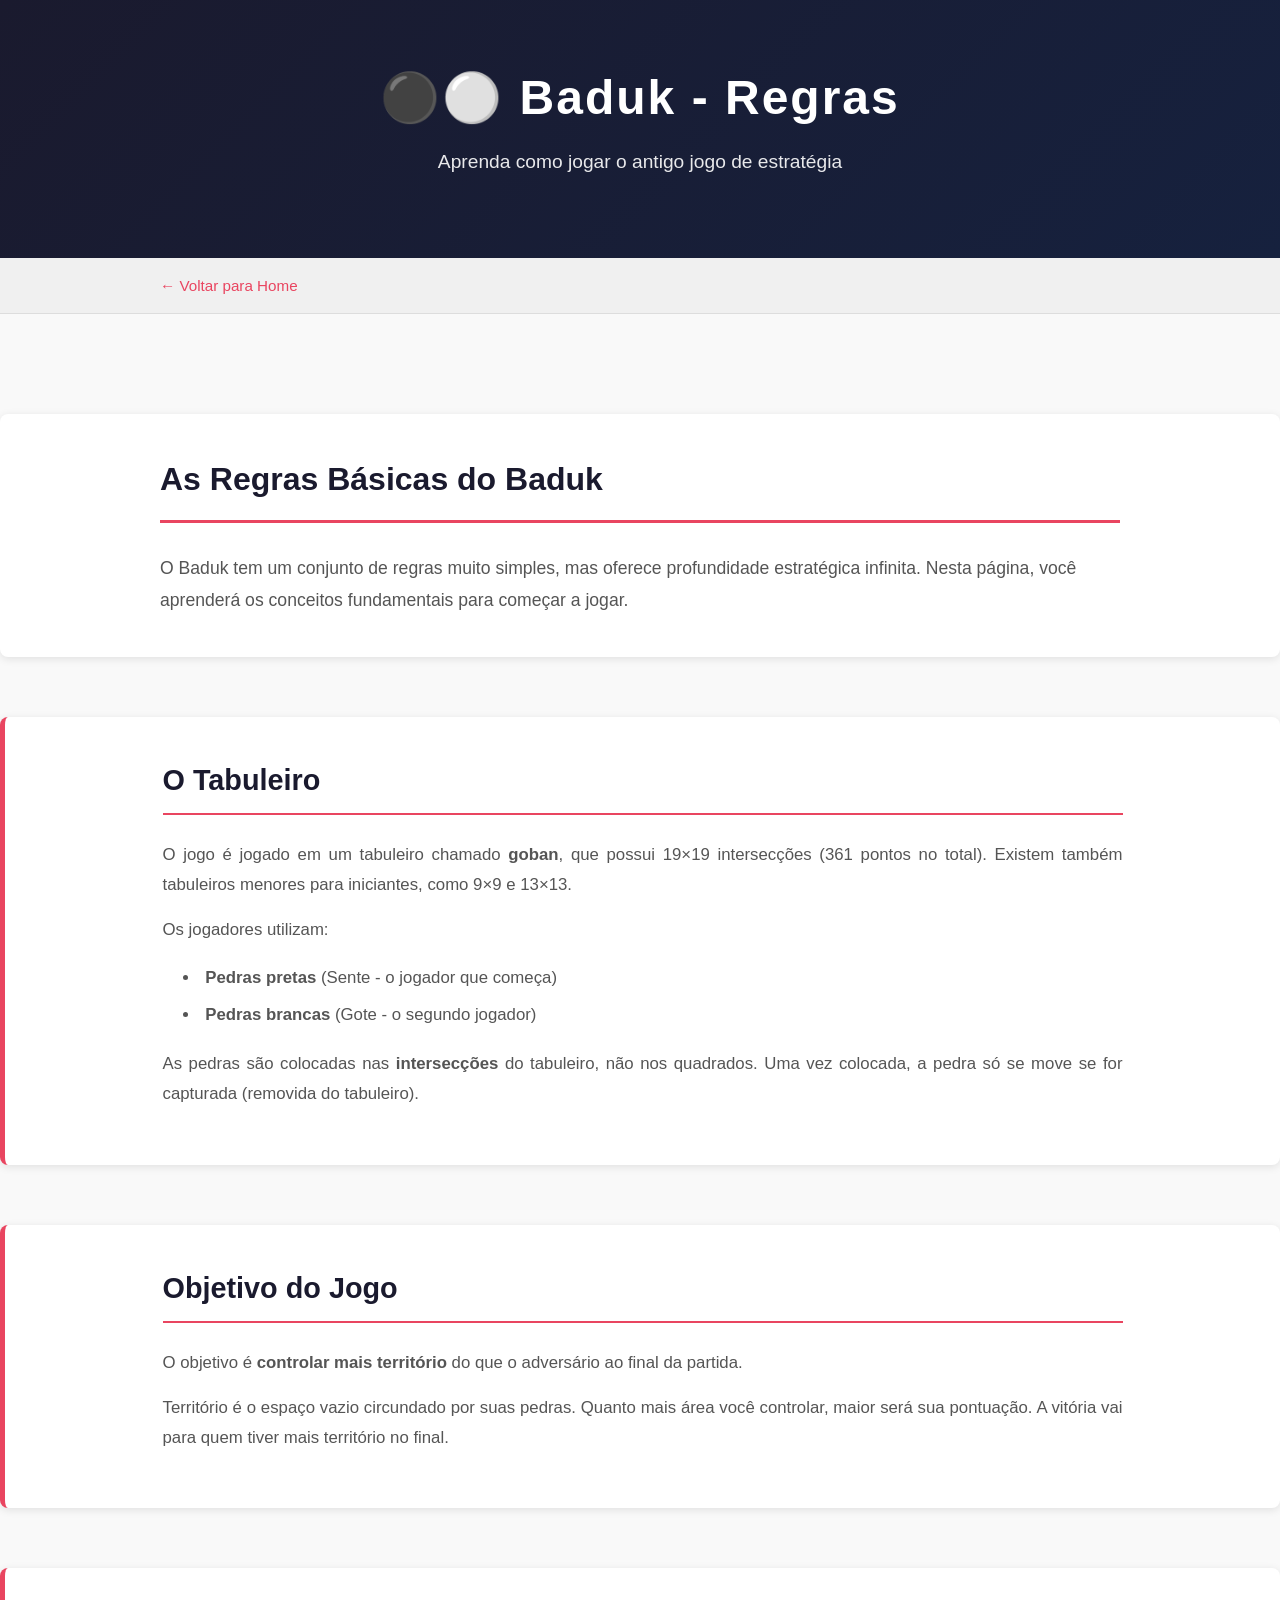
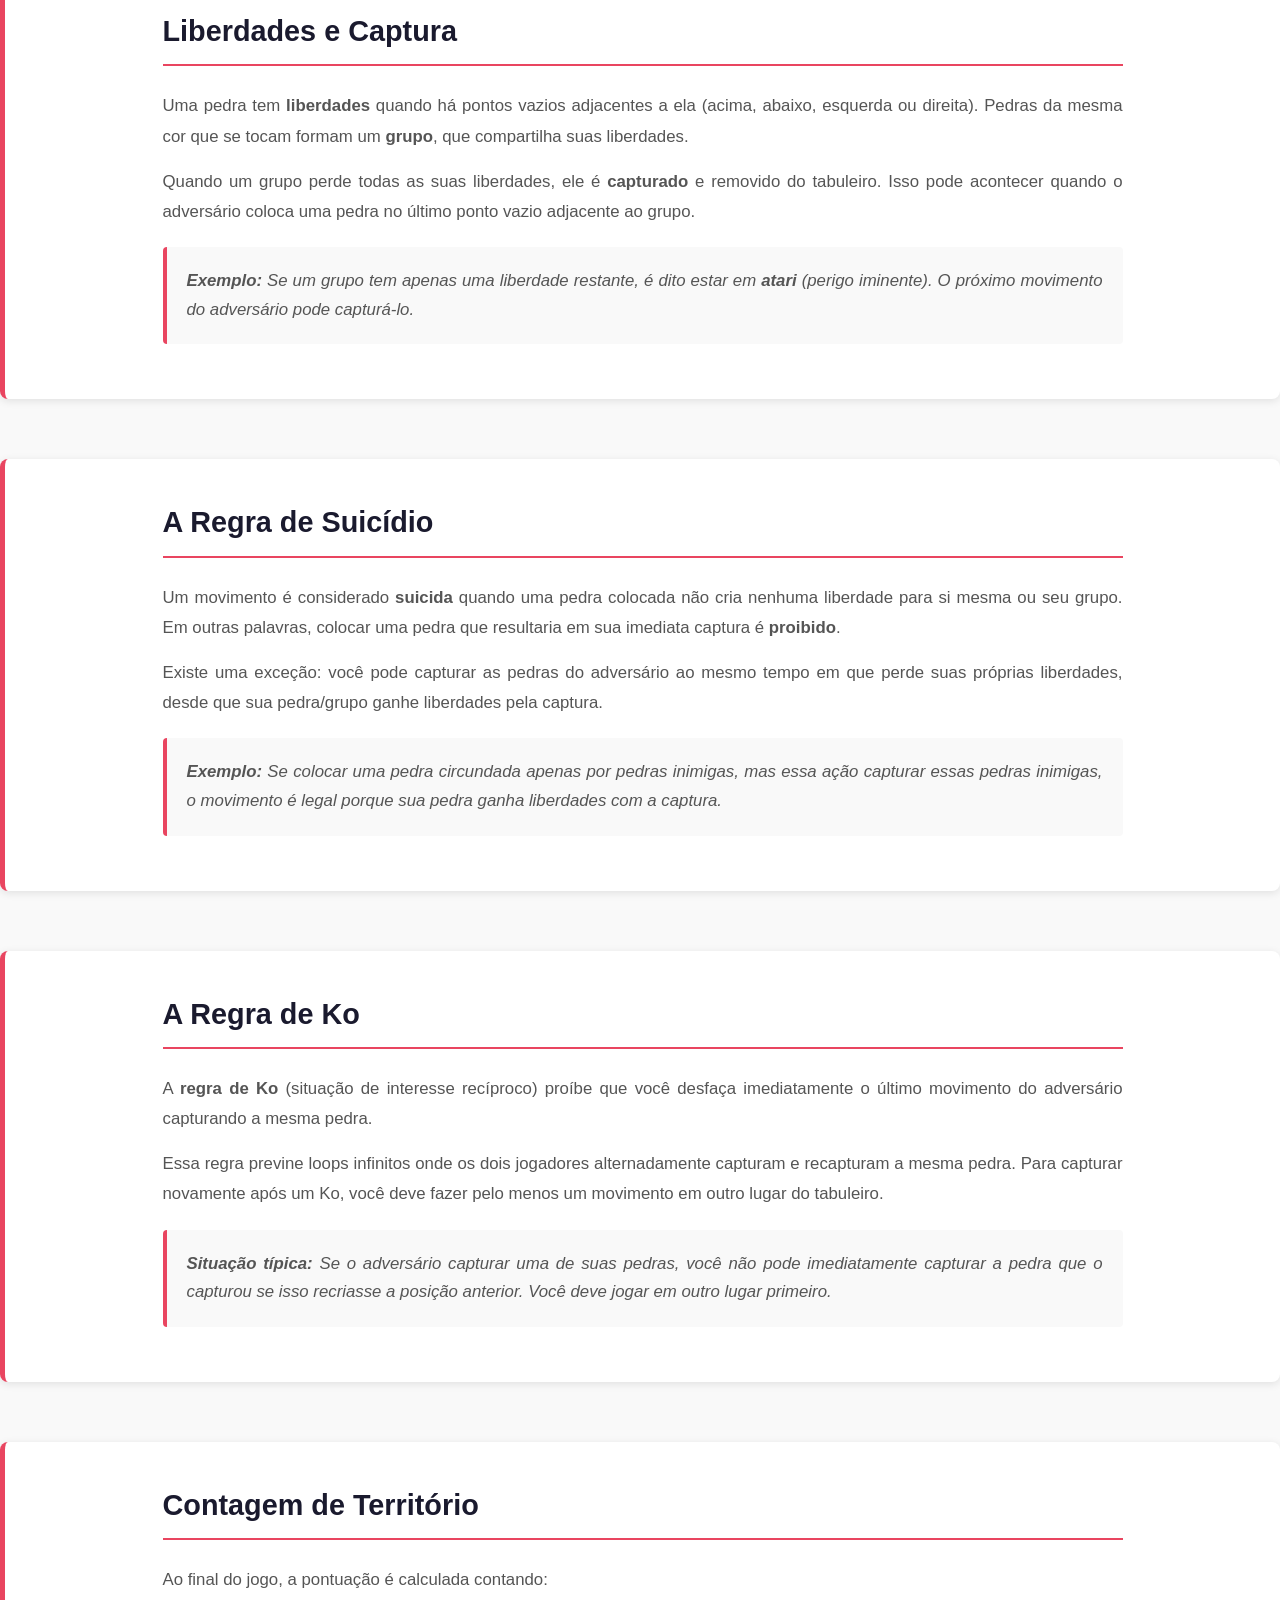
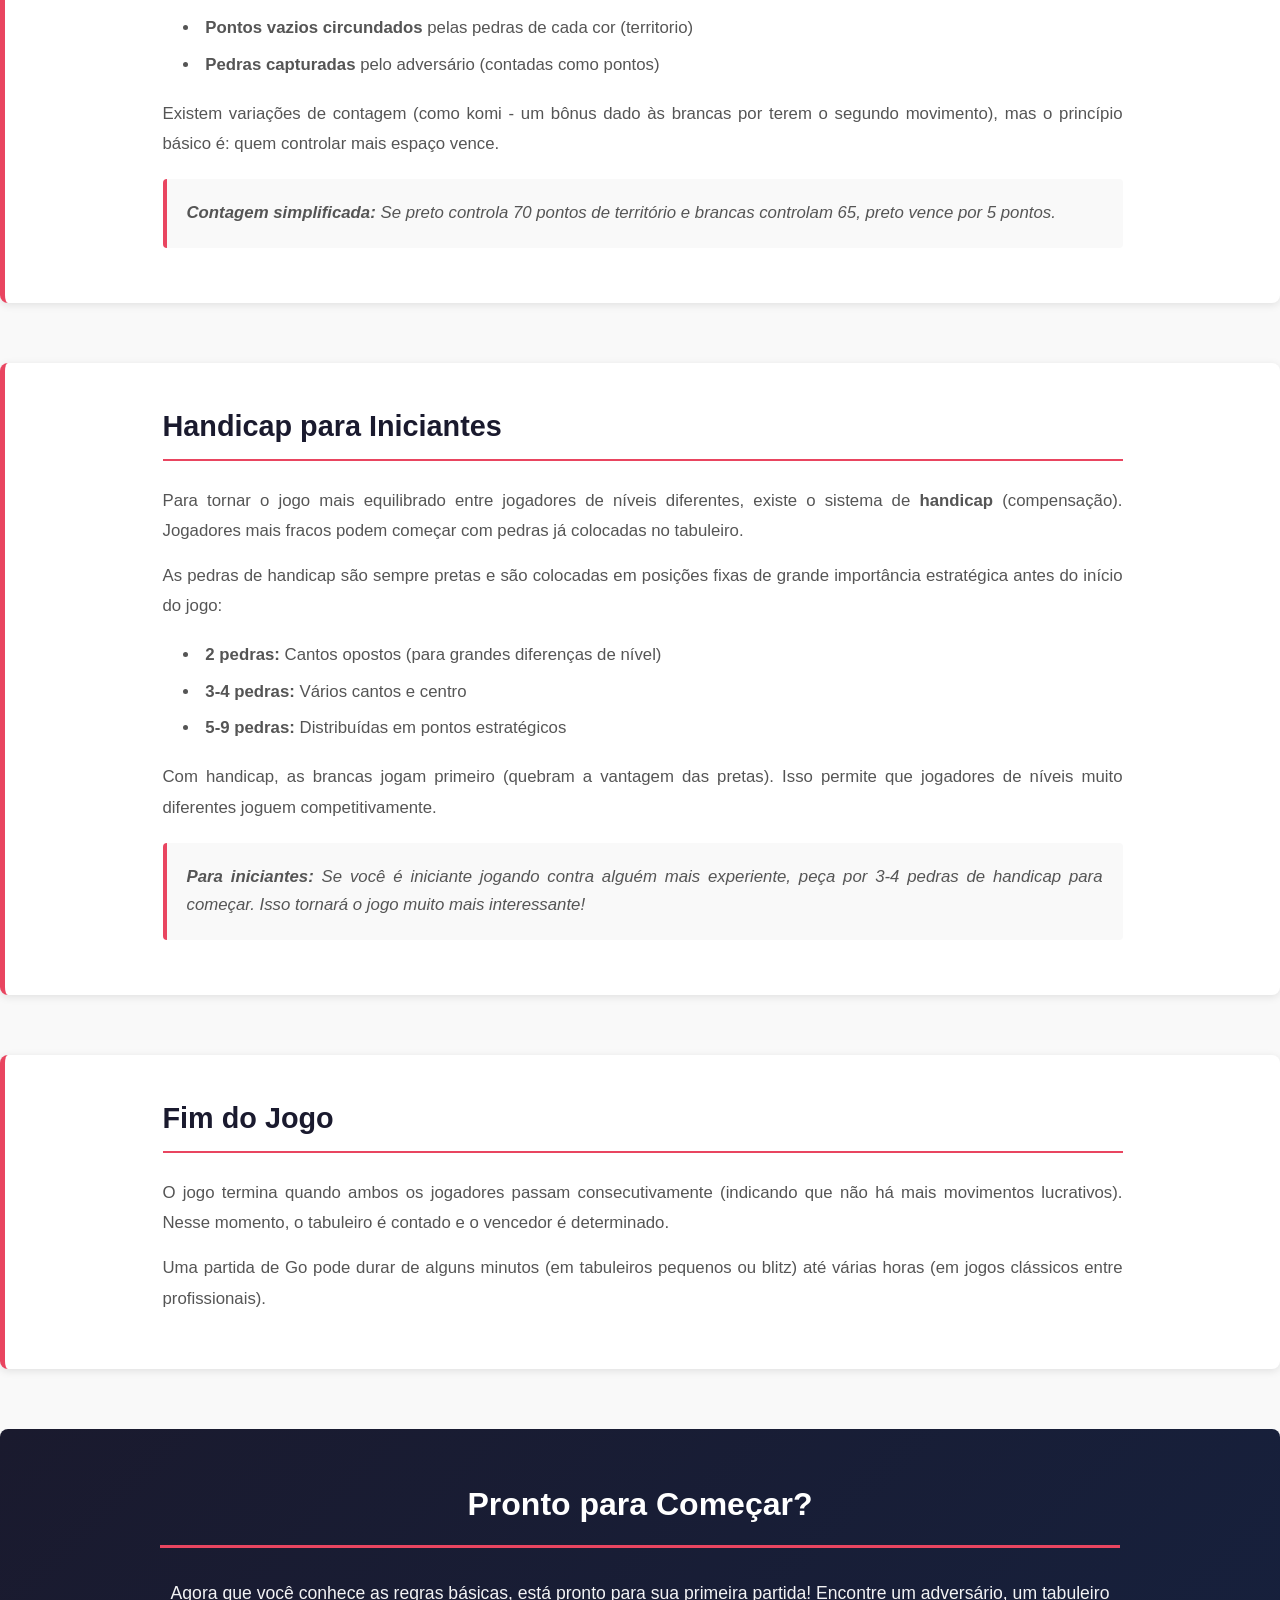
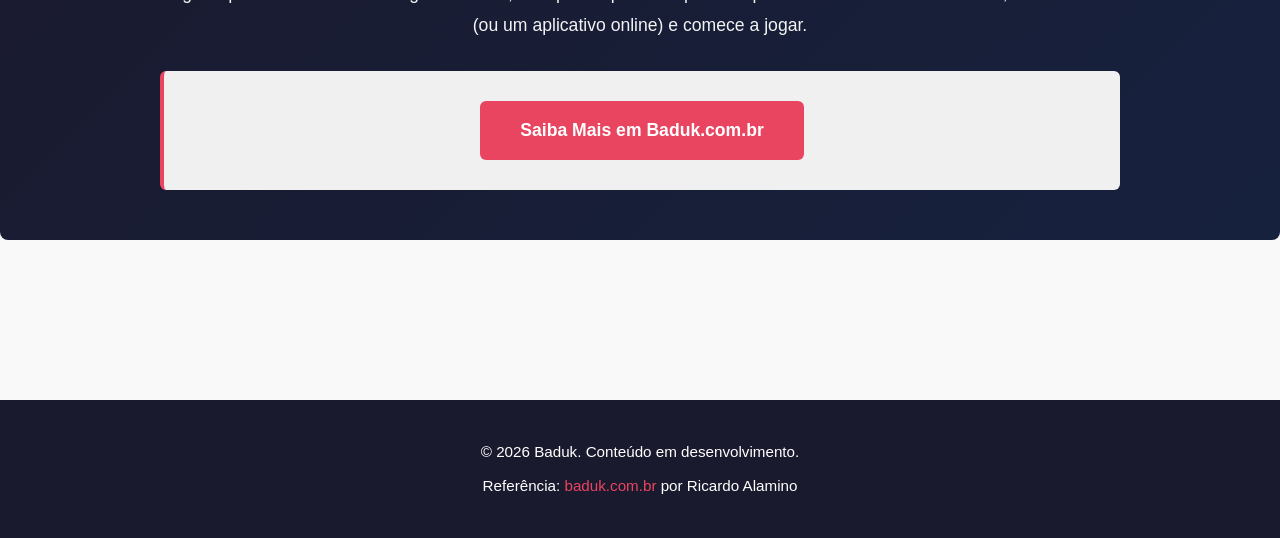
<file: regras.html>
<!DOCTYPE html>
<html lang="pt-BR">
<head>
    <meta charset="UTF-8">
    <meta name="viewport" content="width=device-width, initial-scale=1.0">
    <meta name="description" content="Aprenda as regras completas do Baduk (Go). Guia detalhado cobrindo o tabuleiro, movimento das peças, captura, território e contagem de pontos.">
    <meta name="keywords" content="Baduk, Go, regras, como jogar, tabuleiro, peças, captura, território, pontos">
    <meta property="og:title" content="Regras do Baduk - O Jogo de Go">
    <meta property="og:description" content="Aprenda as regras completas do Baduk (Go). Guia detalhado para começar a jogar.">
    <meta property="og:image" content="https://ricalamino.github.io/site-openclaw/og-image.png">
    <meta property="og:url" content="https://ricalamino.github.io/site-openclaw/regras.html">
    <meta property="og:type" content="website">
    <meta name="twitter:card" content="summary_large_image">
    <meta name="twitter:title" content="Regras do Baduk - O Jogo de Go">
    <meta name="twitter:description" content="Aprenda as regras completas do Baduk (Go). Guia detalhado para começar a jogar.">
    <meta name="twitter:image" content="https://ricalamino.github.io/site-openclaw/og-image.png">
    <link rel="canonical" href="https://ricalamino.github.io/site-openclaw/regras.html">
    <title>Regras do Baduk - O Jogo de Go</title>
    <link rel="stylesheet" href="styles.css">
</head>
<body>
    <header>
        <div class="container">
            <h1>⚫⚪ Baduk - Regras</h1>
            <p class="tagline">Aprenda como jogar o antigo jogo de estratégia</p>
        </div>
    </header>

    <nav class="breadcrumb">
        <div class="container">
            <a href="index.html">← Voltar para Home</a>
        </div>
    </nav>

    <main>
        <section class="rules-intro">
            <div class="container">
                <h2>As Regras Básicas do Baduk</h2>
                <p>
                    O Baduk tem um conjunto de regras muito simples, mas oferece profundidade estratégica infinita.
                    Nesta página, você aprenderá os conceitos fundamentais para começar a jogar.
                </p>
            </div>
        </section>

        <section class="rule-section">
            <div class="container">
                <h2>O Tabuleiro</h2>
                <div class="rule-content">
                    <p>
                        O jogo é jogado em um tabuleiro chamado <strong>goban</strong>, que possui 19×19 intersecções
                        (361 pontos no total). Existem também tabuleiros menores para iniciantes, como 9×9 e 13×13.
                    </p>
                    <p>
                        Os jogadores utilizam:
                    </p>
                    <ul class="rule-list">
                        <li><strong>Pedras pretas</strong> (Sente - o jogador que começa)</li>
                        <li><strong>Pedras brancas</strong> (Gote - o segundo jogador)</li>
                    </ul>
                    <p>
                        As pedras são colocadas nas <strong>intersecções</strong> do tabuleiro, não nos quadrados.
                        Uma vez colocada, a pedra só se move se for capturada (removida do tabuleiro).
                    </p>
                </div>
            </div>
        </section>

        <section class="rule-section">
            <div class="container">
                <h2>Objetivo do Jogo</h2>
                <div class="rule-content">
                    <p>
                        O objetivo é <strong>controlar mais território</strong> do que o adversário ao final da partida.
                    </p>
                    <p>
                        Território é o espaço vazio circundado por suas pedras. Quanto mais área você controlar,
                        maior será sua pontuação. A vitória vai para quem tiver mais território no final.
                    </p>
                </div>
            </div>
        </section>

        <section class="rule-section">
            <div class="container">
                <h2>Liberdades e Captura</h2>
                <div class="rule-content">
                    <p>
                        Uma pedra tem <strong>liberdades</strong> quando há pontos vazios adjacentes a ela
                        (acima, abaixo, esquerda ou direita). Pedras da mesma cor que se tocam formam um
                        <strong>grupo</strong>, que compartilha suas liberdades.
                    </p>
                    <p>
                        Quando um grupo perde todas as suas liberdades, ele é <strong>capturado</strong> e removido
                        do tabuleiro. Isso pode acontecer quando o adversário coloca uma pedra no último ponto
                        vazio adjacente ao grupo.
                    </p>
                    <p class="example-box">
                        <strong>Exemplo:</strong> Se um grupo tem apenas uma liberdade restante, é dito estar em
                        <strong>atari</strong> (perigo iminente). O próximo movimento do adversário pode capturá-lo.
                    </p>
                </div>
            </div>
        </section>

        <section class="rule-section">
            <div class="container">
                <h2>A Regra de Suicídio</h2>
                <div class="rule-content">
                    <p>
                        Um movimento é considerado <strong>suicida</strong> quando uma pedra colocada não cria
                        nenhuma liberdade para si mesma ou seu grupo. Em outras palavras, colocar uma pedra que
                        resultaria em sua imediata captura é <strong>proibido</strong>.
                    </p>
                    <p>
                        Existe uma exceção: você pode capturar as pedras do adversário ao mesmo tempo em que
                        perde suas próprias liberdades, desde que sua pedra/grupo ganhe liberdades pela captura.
                    </p>
                    <p class="example-box">
                        <strong>Exemplo:</strong> Se colocar uma pedra circundada apenas por pedras inimigas,
                        mas essa ação capturar essas pedras inimigas, o movimento é legal porque sua pedra
                        ganha liberdades com a captura.
                    </p>
                </div>
            </div>
        </section>

        <section class="rule-section">
            <div class="container">
                <h2>A Regra de Ko</h2>
                <div class="rule-content">
                    <p>
                        A <strong>regra de Ko</strong> (situação de interesse recíproco) proíbe que você desfaça
                        imediatamente o último movimento do adversário capturando a mesma pedra.
                    </p>
                    <p>
                        Essa regra previne loops infinitos onde os dois jogadores alternadamente capturam e
                        recapturam a mesma pedra. Para capturar novamente após um Ko, você deve fazer pelo menos
                        um movimento em outro lugar do tabuleiro.
                    </p>
                    <p class="example-box">
                        <strong>Situação típica:</strong> Se o adversário capturar uma de suas pedras, você
                        não pode imediatamente capturar a pedra que o capturou se isso recriasse a posição anterior.
                        Você deve jogar em outro lugar primeiro.
                    </p>
                </div>
            </div>
        </section>

        <section class="rule-section">
            <div class="container">
                <h2>Contagem de Território</h2>
                <div class="rule-content">
                    <p>
                        Ao final do jogo, a pontuação é calculada contando:
                    </p>
                    <ul class="rule-list">
                        <li><strong>Pontos vazios circundados</strong> pelas pedras de cada cor (territorio)</li>
                        <li><strong>Pedras capturadas</strong> pelo adversário (contadas como pontos)</li>
                    </ul>
                    <p>
                        Existem variações de contagem (como komi - um bônus dado às brancas por terem o segundo movimento),
                        mas o princípio básico é: quem controlar mais espaço vence.
                    </p>
                    <p class="example-box">
                        <strong>Contagem simplificada:</strong> Se preto controla 70 pontos de território
                        e brancas controlam 65, preto vence por 5 pontos.
                    </p>
                </div>
            </div>
        </section>

        <section class="rule-section">
            <div class="container">
                <h2>Handicap para Iniciantes</h2>
                <div class="rule-content">
                    <p>
                        Para tornar o jogo mais equilibrado entre jogadores de níveis diferentes, existe o sistema
                        de <strong>handicap</strong> (compensação). Jogadores mais fracos podem começar com pedras
                        já colocadas no tabuleiro.
                    </p>
                    <p>
                        As pedras de handicap são sempre pretas e são colocadas em posições fixas de grande importância
                        estratégica antes do início do jogo:
                    </p>
                    <ul class="rule-list">
                        <li><strong>2 pedras:</strong> Cantos opostos (para grandes diferenças de nível)</li>
                        <li><strong>3-4 pedras:</strong> Vários cantos e centro</li>
                        <li><strong>5-9 pedras:</strong> Distribuídas em pontos estratégicos</li>
                    </ul>
                    <p>
                        Com handicap, as brancas jogam primeiro (quebram a vantagem das pretas). Isso permite que
                        jogadores de níveis muito diferentes joguem competitivamente.
                    </p>
                    <p class="example-box">
                        <strong>Para iniciantes:</strong> Se você é iniciante jogando contra alguém mais experiente,
                        peça por 3-4 pedras de handicap para começar. Isso tornará o jogo muito mais interessante!
                    </p>
                </div>
            </div>
        </section>

        <section class="rule-section">
            <div class="container">
                <h2>Fim do Jogo</h2>
                <div class="rule-content">
                    <p>
                        O jogo termina quando ambos os jogadores passam consecutivamente (indicando que não há
                        mais movimentos lucrativos). Nesse momento, o tabuleiro é contado e o vencedor é determinado.
                    </p>
                    <p>
                        Uma partida de Go pode durar de alguns minutos (em tabuleiros pequenos ou blitz) até várias horas
                        (em jogos clássicos entre profissionais).
                    </p>
                </div>
            </div>
        </section>

        <section class="call-to-action">
            <div class="container">
                <h2>Pronto para Começar?</h2>
                <p>
                    Agora que você conhece as regras básicas, está pronto para sua primeira partida!
                    Encontre um adversário, um tabuleiro (ou um aplicativo online) e comece a jogar.
                </p>
                <div class="link-box">
                    <a href="https://www.baduk.com.br" target="_blank" class="cta-button">
                        Saiba Mais em Baduk.com.br
                    </a>
                </div>
            </div>
        </section>
    </main>

    <footer>
        <div class="container">
            <p>&copy; 2026 Baduk. Conteúdo em desenvolvimento.</p>
            <p>
                Referência: <a href="https://www.baduk.com.br" target="_blank">baduk.com.br</a>
                por Ricardo Alamino
            </p>
        </div>
    </footer>
</body>
</html>
</file>
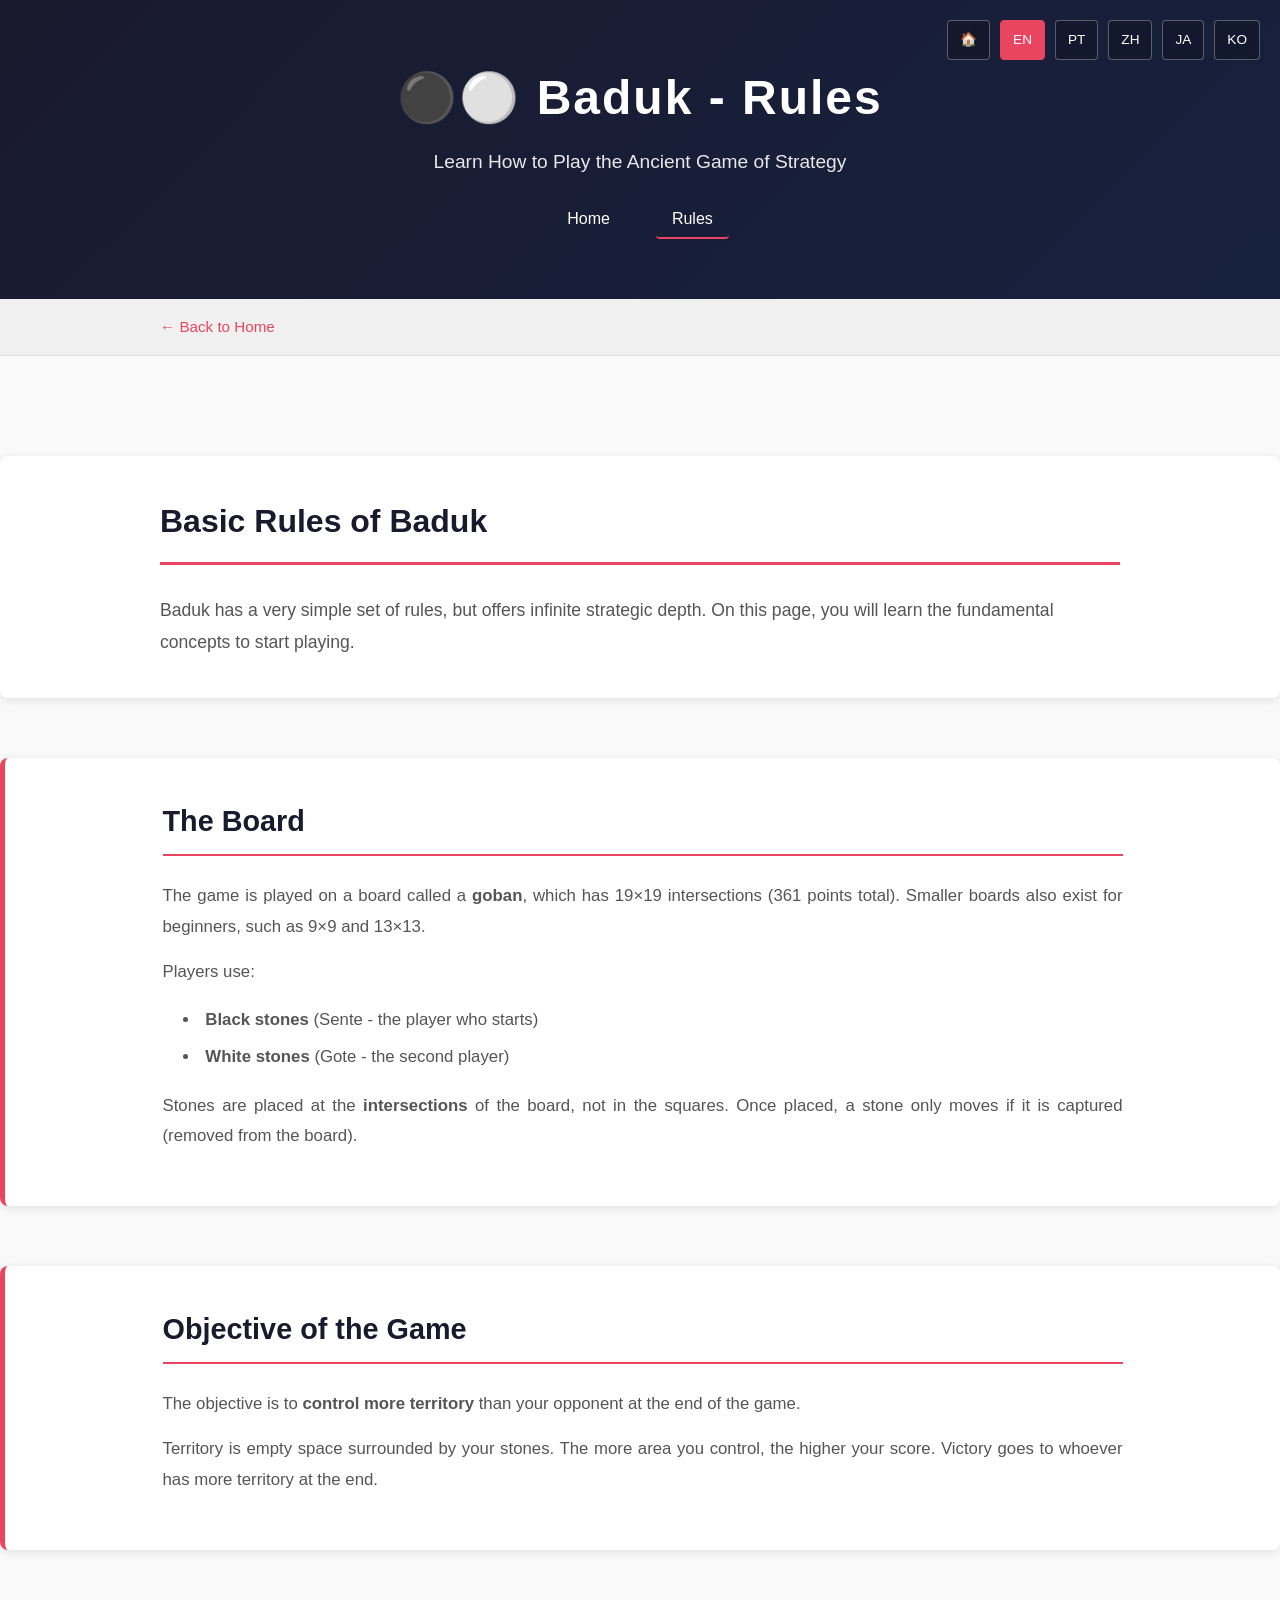
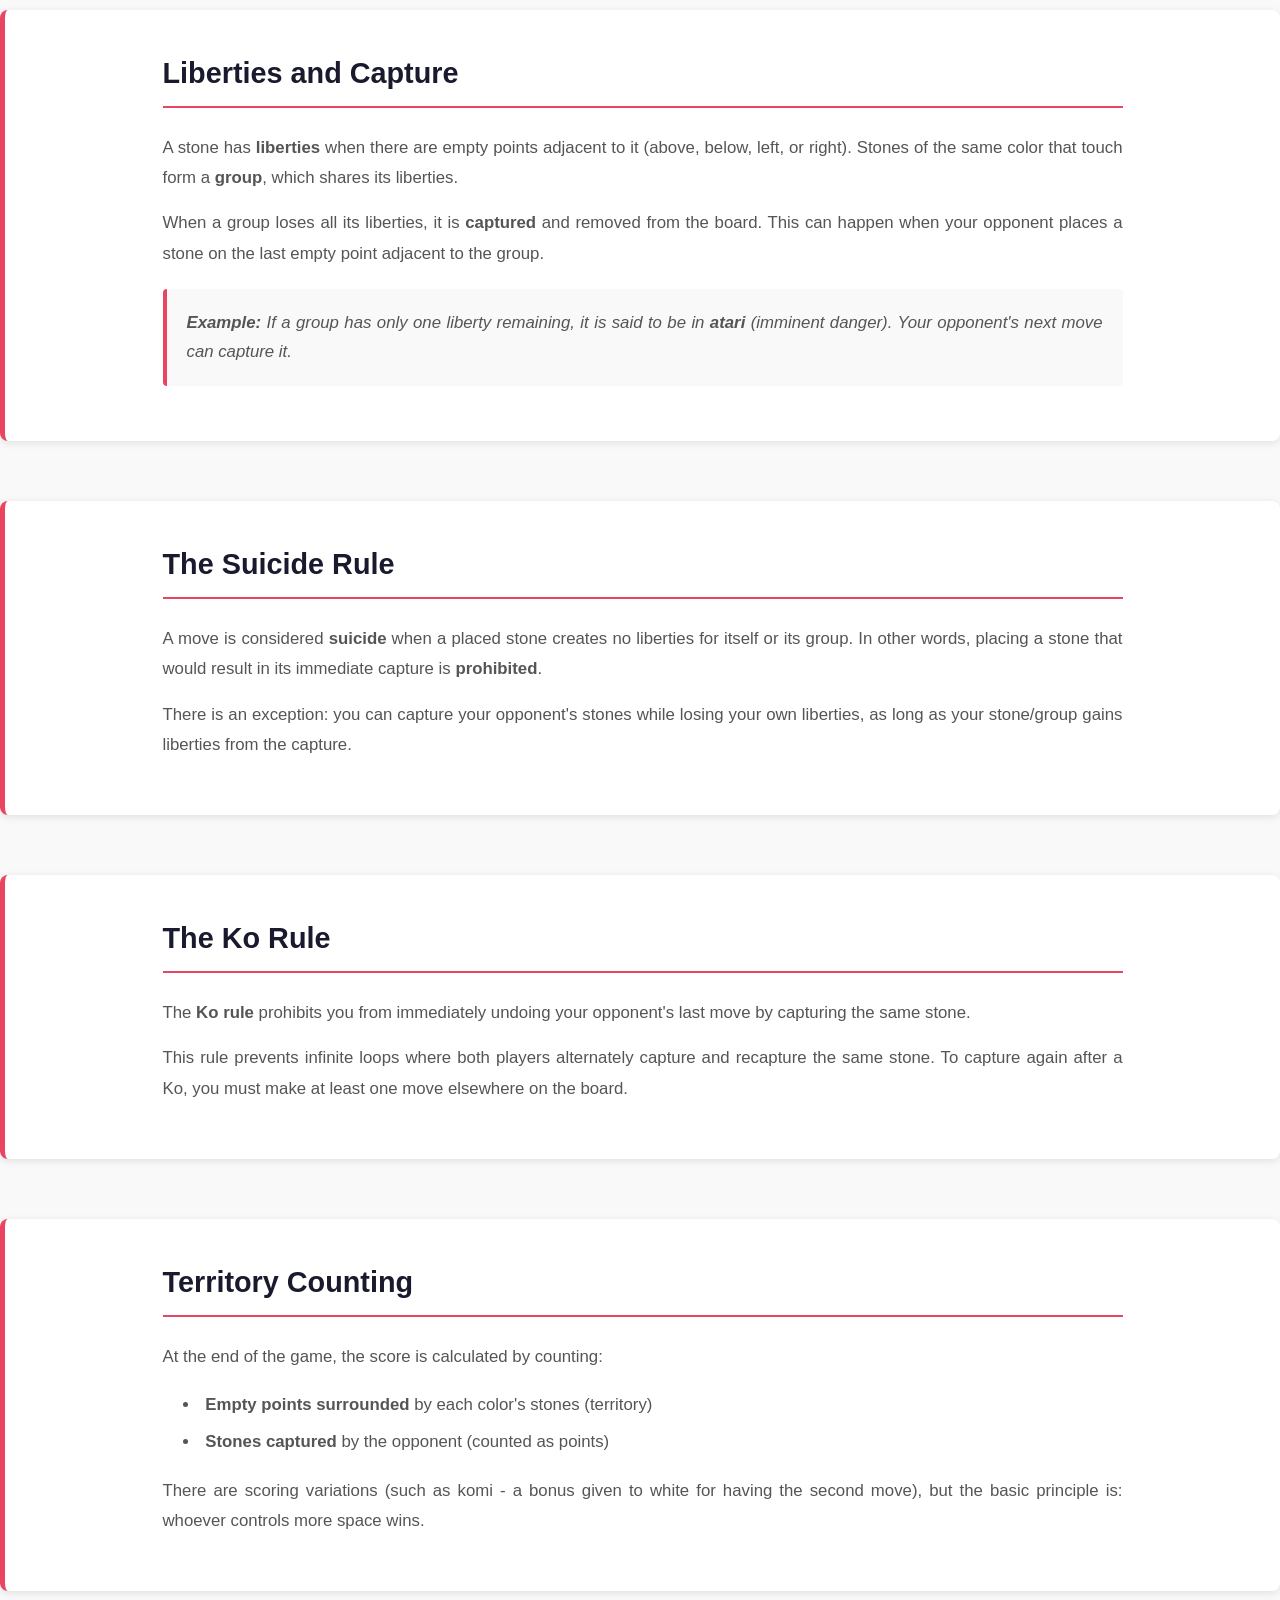
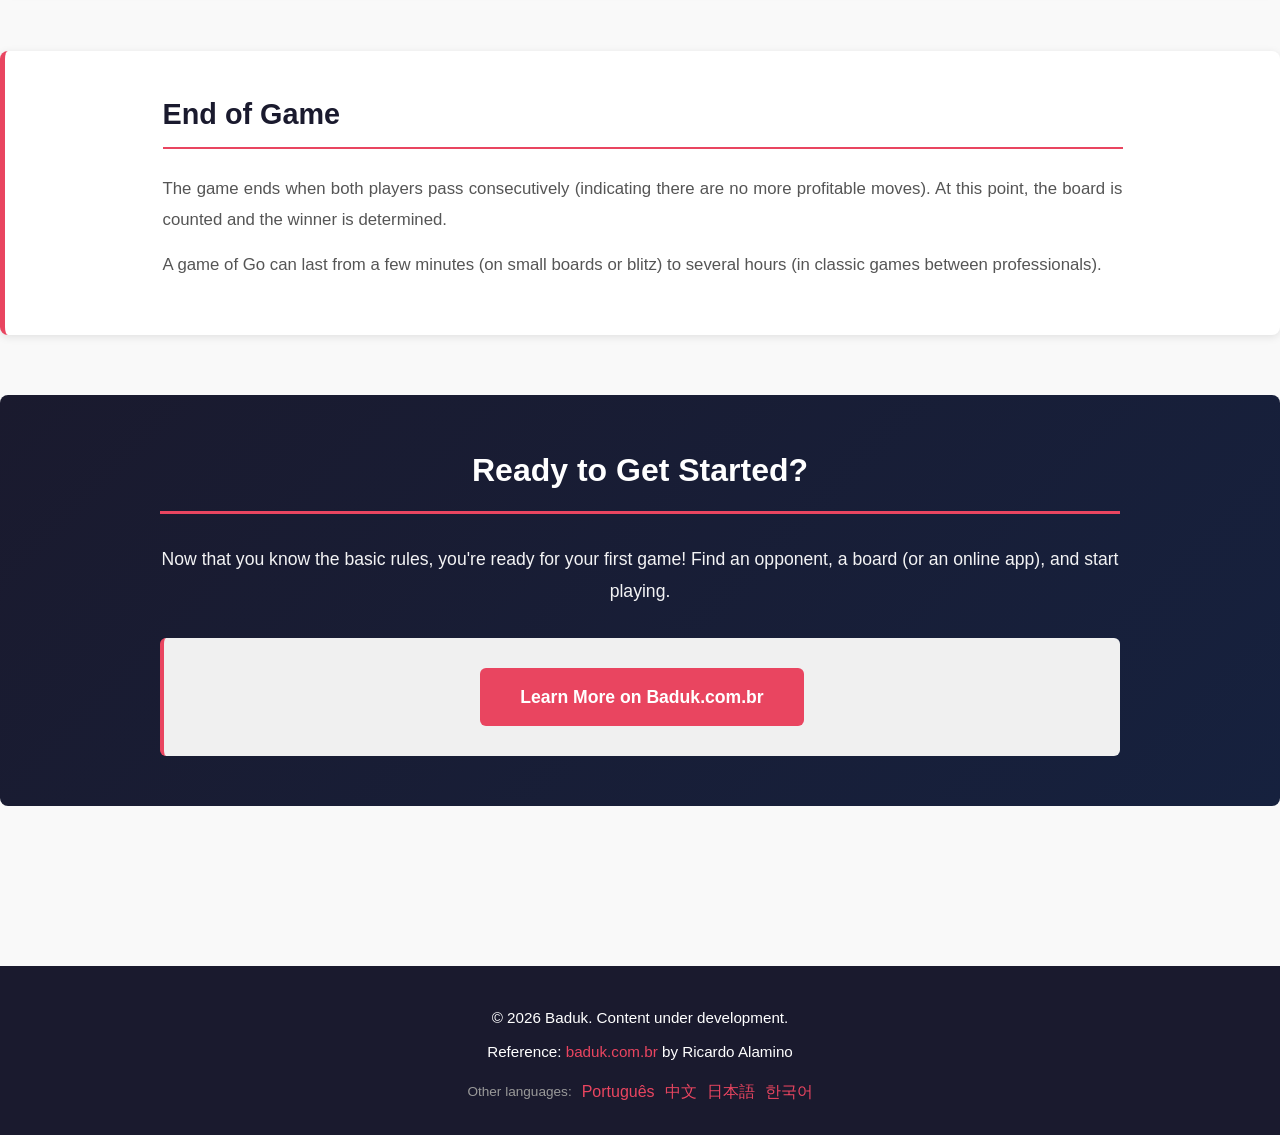
<file: rules-en.html>
<!DOCTYPE html>
<html lang="en">
<head>
    <meta charset="UTF-8">
    <meta name="viewport" content="width=device-width, initial-scale=1.0">
    <meta name="description" content="Learn the complete rules of Baduk (Go). Detailed guide covering the board, piece movement, capture, territory, and scoring.">
    <meta name="keywords" content="Baduk, Go, rules, how to play, board, pieces, capture, territory, scoring">
    <meta property="og:title" content="Rules of Baduk - The Game of Go">
    <meta property="og:description" content="Learn the complete rules of Baduk (Go). Detailed guide to start playing this ancient strategy game.">
    <meta property="og:image" content="https://ricalamino.github.io/site-openclaw/og-image.png">
    <meta property="og:url" content="https://ricalamino.github.io/site-openclaw/rules-en.html">
    <meta property="og:type" content="website">
    <meta name="twitter:card" content="summary_large_image">
    <meta name="twitter:title" content="Rules of Baduk - The Game of Go">
    <meta name="twitter:description" content="Learn the complete rules of Baduk (Go). Detailed guide to start playing this ancient strategy game.">
    <meta name="twitter:image" content="https://ricalamino.github.io/site-openclaw/og-image.png">
    <link rel="canonical" href="https://ricalamino.github.io/site-openclaw/rules-en.html">
    <title>Rules of Baduk - The Game of Go</title>
    <link rel="stylesheet" href="shared-styles.css">
</head>
<body>
    <header>
        <div class="language-selector">
            <a href="index.html" class="lang-btn">🏠</a>
            <a href="index-en.html" class="lang-btn active">EN</a>
            <a href="index-pt.html" class="lang-btn">PT</a>
            <a href="index-zh.html" class="lang-btn">ZH</a>
            <a href="index-ja.html" class="lang-btn">JA</a>
            <a href="index-ko.html" class="lang-btn">KO</a>
        </div>
        <div class="container">
            <h1>⚫⚪ Baduk - Rules</h1>
            <p class="tagline">Learn How to Play the Ancient Game of Strategy</p>
            <nav class="main-nav">
                <a href="index-en.html" class="nav-link">Home</a>
                <a href="rules-en.html" class="nav-link active">Rules</a>
            </nav>
        </div>
    </header>

    <nav class="breadcrumb">
        <div class="container">
            <a href="index-en.html">← Back to Home</a>
        </div>
    </nav>

    <main>
        <section class="rules-intro">
            <div class="container">
                <h2>Basic Rules of Baduk</h2>
                <p>
                    Baduk has a very simple set of rules, but offers infinite strategic depth.
                    On this page, you will learn the fundamental concepts to start playing.
                </p>
            </div>
        </section>

        <section class="rule-section">
            <div class="container">
                <h2>The Board</h2>
                <div class="rule-content">
                    <p>
                        The game is played on a board called a <strong>goban</strong>, which has 19×19 intersections (361 points total).
                        Smaller boards also exist for beginners, such as 9×9 and 13×13.
                    </p>
                    <p>Players use:</p>
                    <ul class="rule-list">
                        <li><strong>Black stones</strong> (Sente - the player who starts)</li>
                        <li><strong>White stones</strong> (Gote - the second player)</li>
                    </ul>
                    <p>
                        Stones are placed at the <strong>intersections</strong> of the board, not in the squares.
                        Once placed, a stone only moves if it is captured (removed from the board).
                    </p>
                </div>
            </div>
        </section>

        <section class="rule-section">
            <div class="container">
                <h2>Objective of the Game</h2>
                <div class="rule-content">
                    <p>The objective is to <strong>control more territory</strong> than your opponent at the end of the game.</p>
                    <p>Territory is empty space surrounded by your stones. The more area you control, the higher your score. Victory goes to whoever has more territory at the end.</p>
                </div>
            </div>
        </section>

        <section class="rule-section">
            <div class="container">
                <h2>Liberties and Capture</h2>
                <div class="rule-content">
                    <p>
                        A stone has <strong>liberties</strong> when there are empty points adjacent to it (above, below, left, or right).
                        Stones of the same color that touch form a <strong>group</strong>, which shares its liberties.
                    </p>
                    <p>
                        When a group loses all its liberties, it is <strong>captured</strong> and removed from the board.
                        This can happen when your opponent places a stone on the last empty point adjacent to the group.
                    </p>
                    <p class="example-box">
                        <strong>Example:</strong> If a group has only one liberty remaining, it is said to be in <strong>atari</strong> (imminent danger).
                        Your opponent's next move can capture it.
                    </p>
                </div>
            </div>
        </section>

        <section class="rule-section">
            <div class="container">
                <h2>The Suicide Rule</h2>
                <div class="rule-content">
                    <p>
                        A move is considered <strong>suicide</strong> when a placed stone creates no liberties for itself or its group.
                        In other words, placing a stone that would result in its immediate capture is <strong>prohibited</strong>.
                    </p>
                    <p>
                        There is an exception: you can capture your opponent's stones while losing your own liberties,
                        as long as your stone/group gains liberties from the capture.
                    </p>
                </div>
            </div>
        </section>

        <section class="rule-section">
            <div class="container">
                <h2>The Ko Rule</h2>
                <div class="rule-content">
                    <p>
                        The <strong>Ko rule</strong> prohibits you from immediately undoing your opponent's last move by capturing the same stone.
                    </p>
                    <p>
                        This rule prevents infinite loops where both players alternately capture and recapture the same stone.
                        To capture again after a Ko, you must make at least one move elsewhere on the board.
                    </p>
                </div>
            </div>
        </section>

        <section class="rule-section">
            <div class="container">
                <h2>Territory Counting</h2>
                <div class="rule-content">
                    <p>At the end of the game, the score is calculated by counting:</p>
                    <ul class="rule-list">
                        <li><strong>Empty points surrounded</strong> by each color's stones (territory)</li>
                        <li><strong>Stones captured</strong> by the opponent (counted as points)</li>
                    </ul>
                    <p>
                        There are scoring variations (such as komi - a bonus given to white for having the second move),
                        but the basic principle is: whoever controls more space wins.
                    </p>
                </div>
            </div>
        </section>

        <section class="rule-section">
            <div class="container">
                <h2>End of Game</h2>
                <div class="rule-content">
                    <p>
                        The game ends when both players pass consecutively (indicating there are no more profitable moves).
                        At this point, the board is counted and the winner is determined.
                    </p>
                    <p>
                        A game of Go can last from a few minutes (on small boards or blitz) to several hours (in classic games between professionals).
                    </p>
                </div>
            </div>
        </section>

        <section class="call-to-action">
            <div class="container">
                <h2>Ready to Get Started?</h2>
                <p>Now that you know the basic rules, you're ready for your first game! Find an opponent, a board (or an online app), and start playing.</p>
                <div class="link-box">
                    <a href="https://www.baduk.com.br" target="_blank" class="cta-button">Learn More on Baduk.com.br</a>
                </div>
            </div>
        </section>
    </main>

    <footer>
        <div class="container">
            <p>&copy; 2026 Baduk. Content under development.</p>
            <p>Reference: <a href="https://www.baduk.com.br" target="_blank">baduk.com.br</a> by Ricardo Alamino</p>
            <nav class="footer-langs" aria-label="Other languages">
                <span class="footer-langs-label">Other languages:</span>
                <a href="rules-pt.html">Português</a>
                <a href="rules-zh.html">中文</a>
                <a href="rules-ja.html">日本語</a>
                <a href="rules-ko.html">한국어</a>
            </nav>
        </div>
    </footer>

    <script>
        localStorage.setItem('baduk-language', 'en');
    </script>
</body>
</html>
</file>
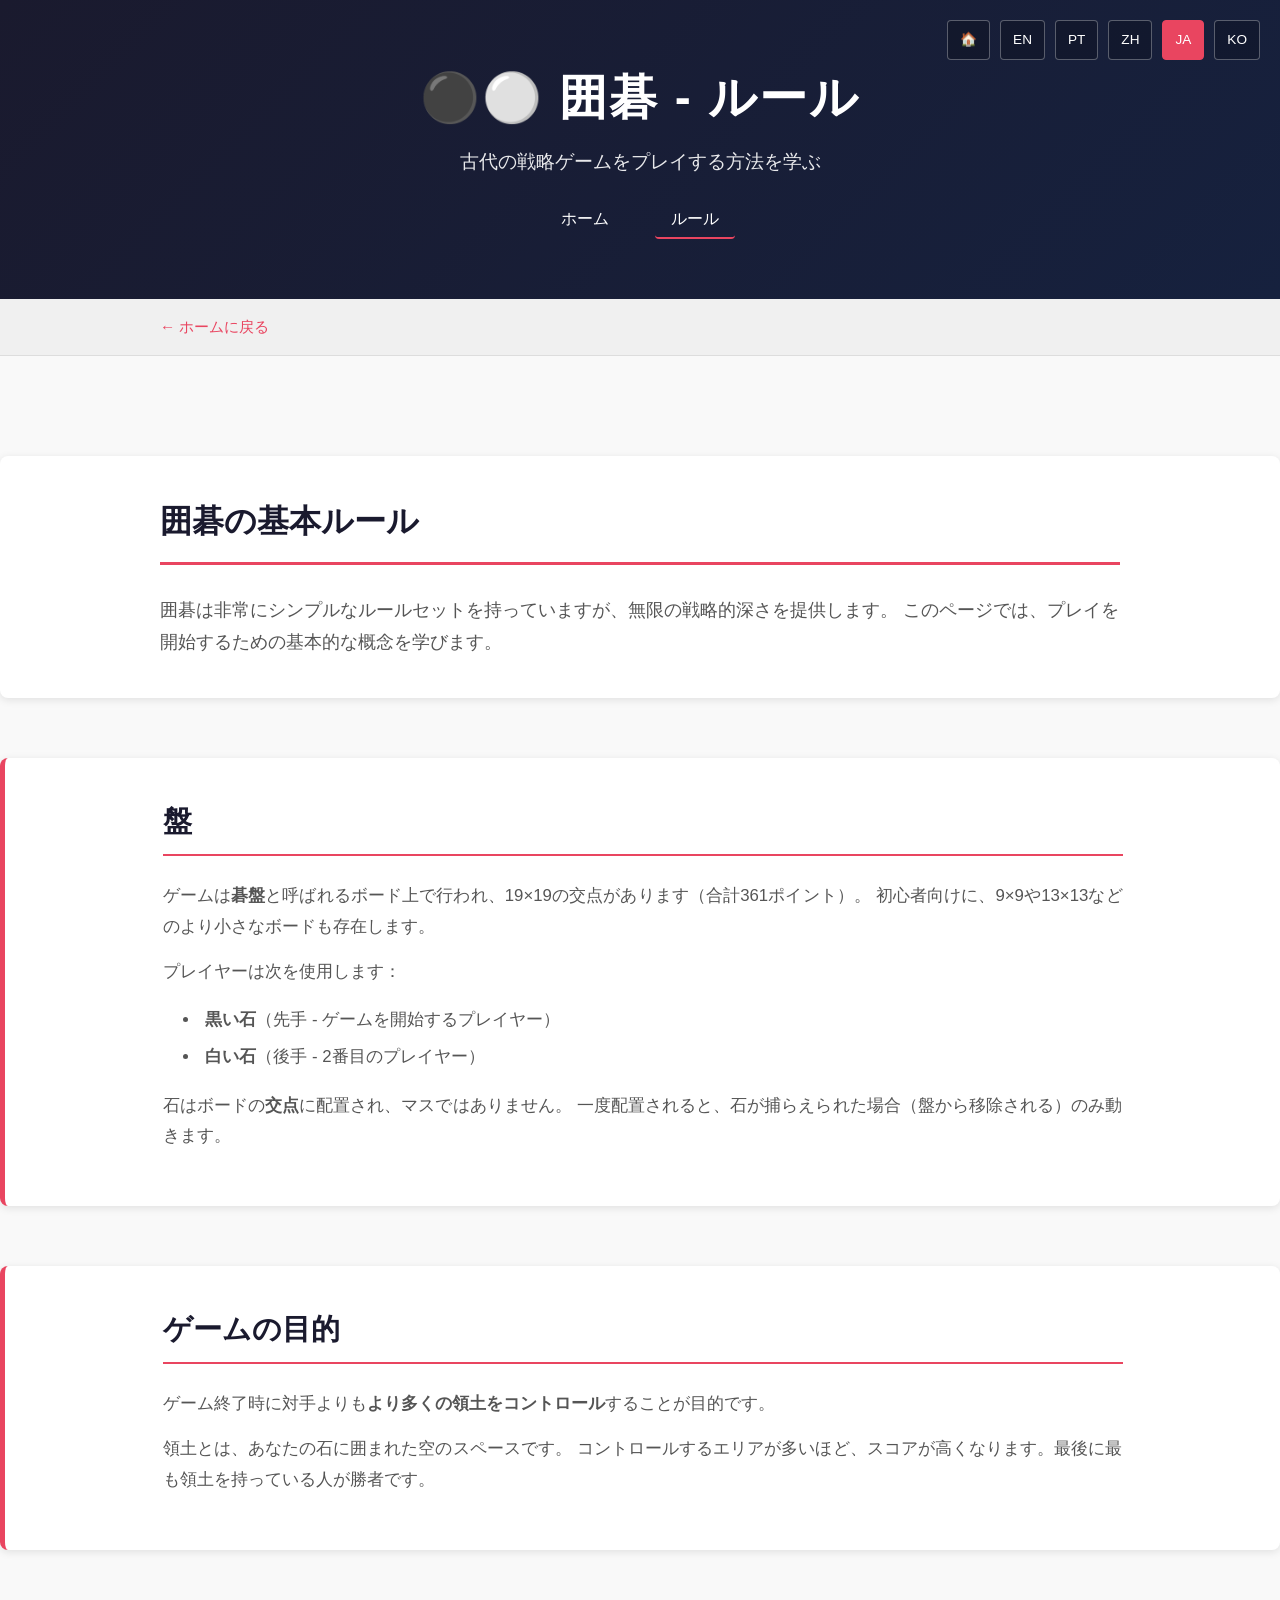
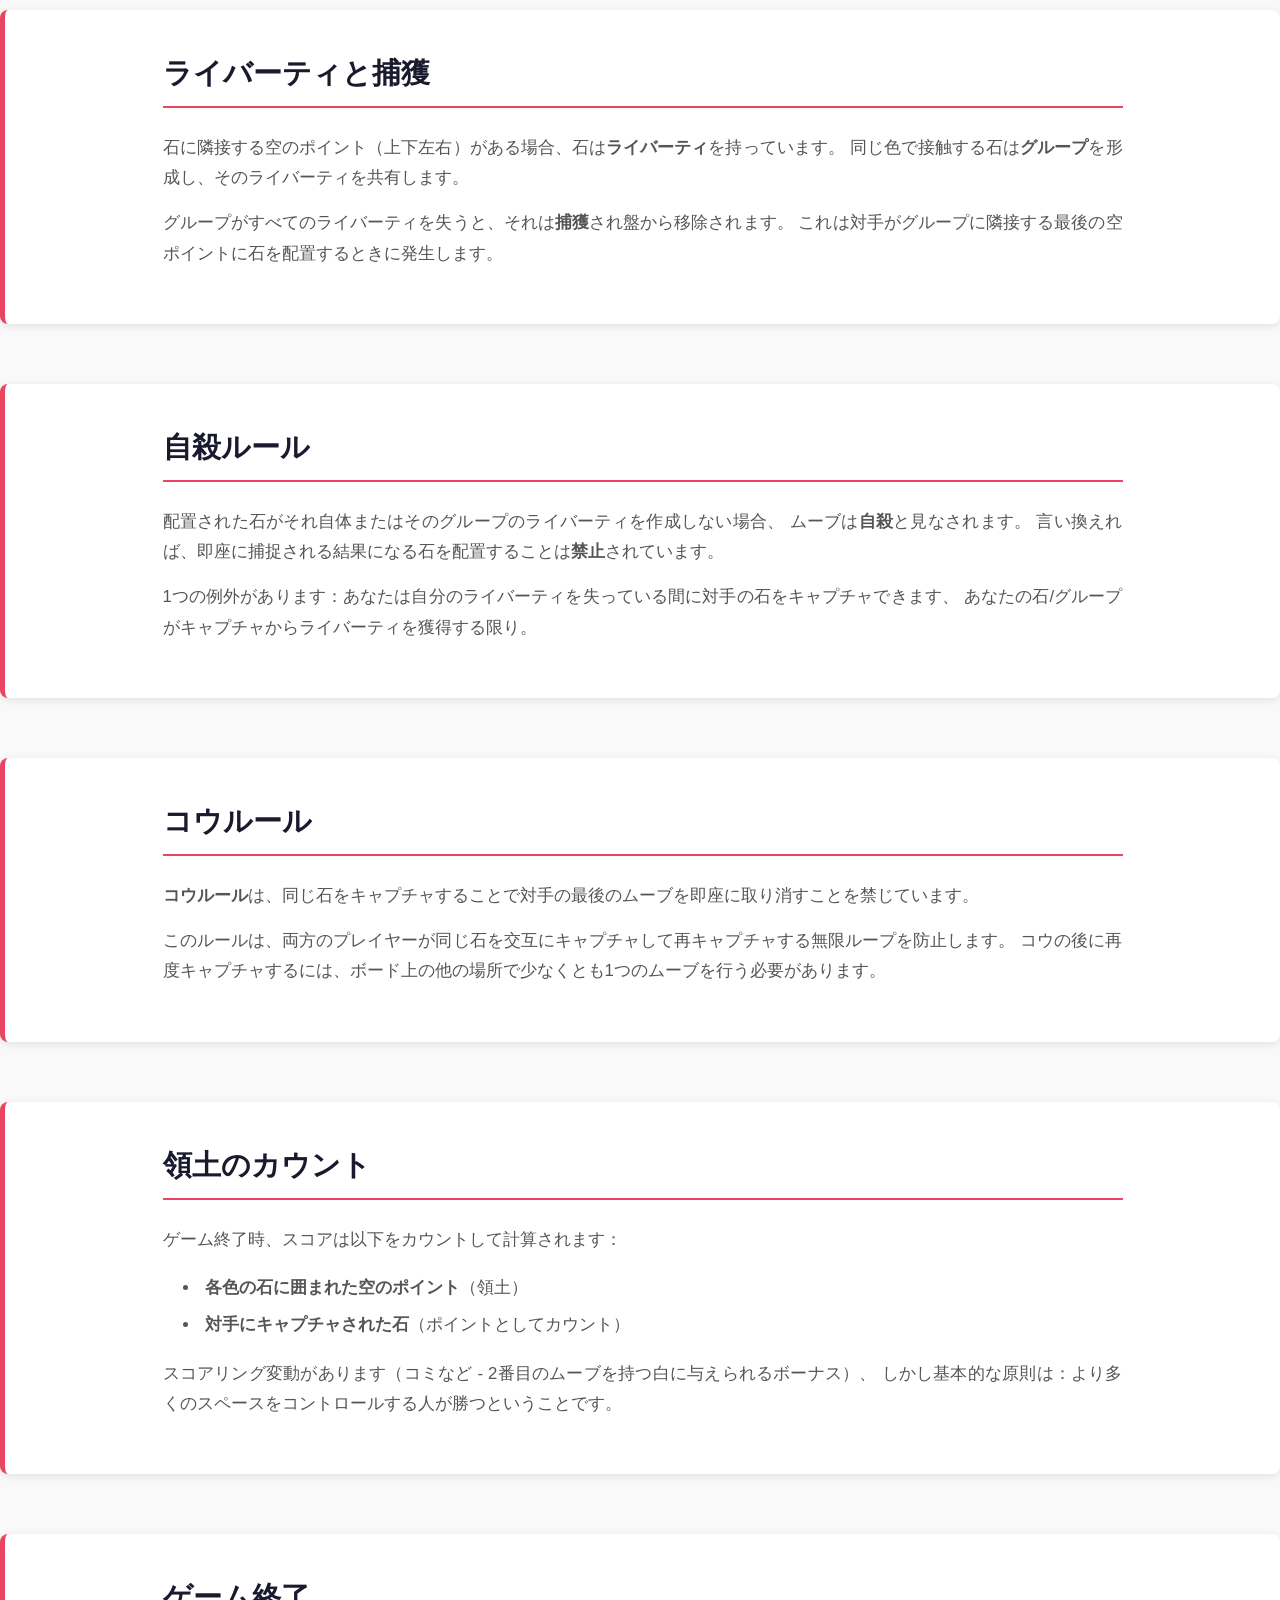
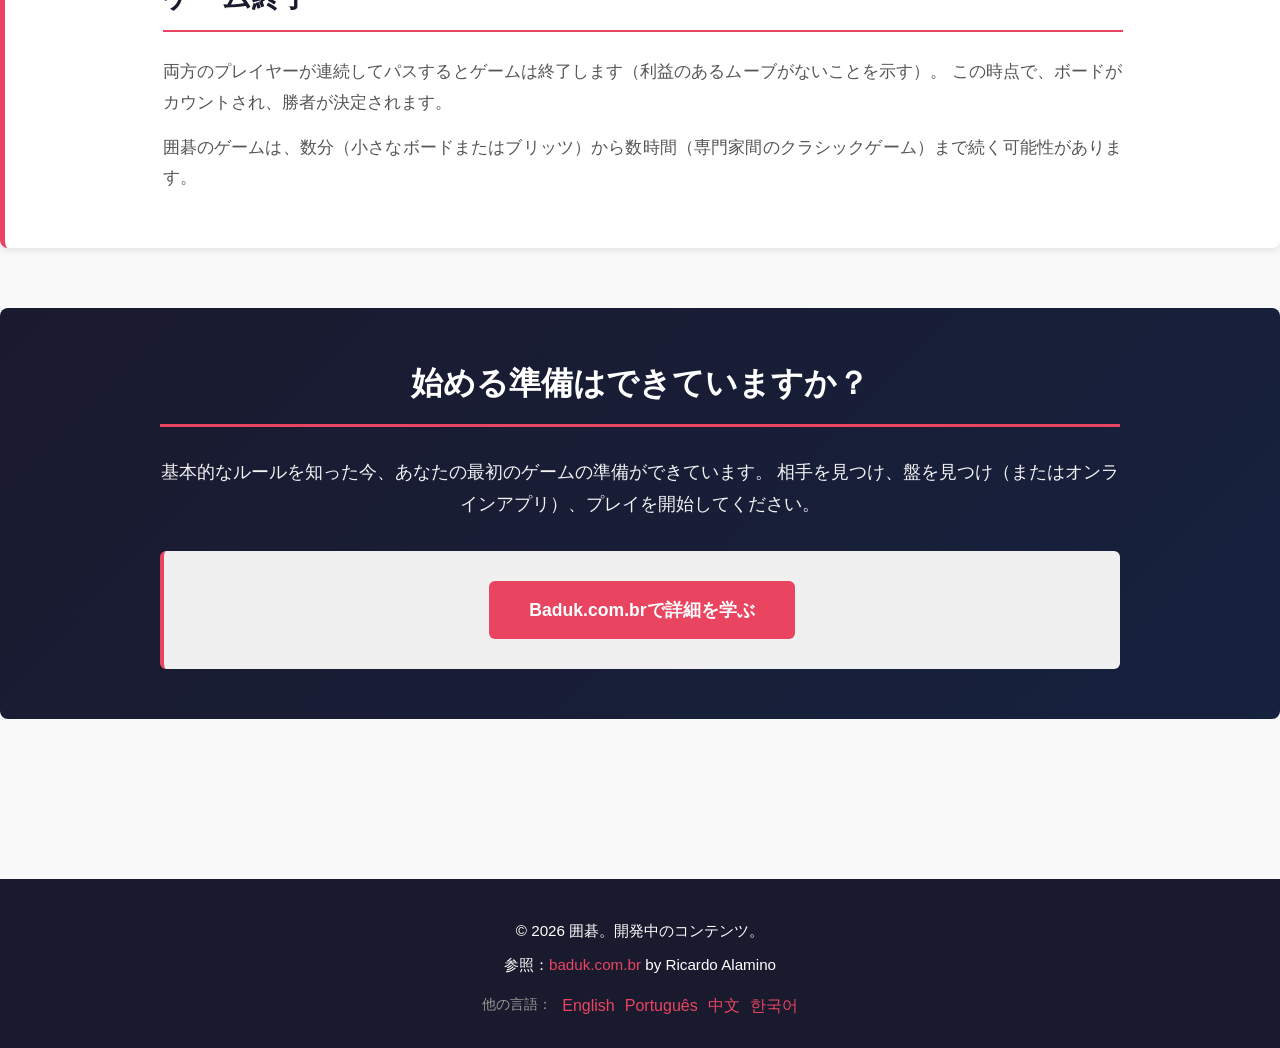
<file: rules-ja.html>
<!DOCTYPE html>
<html lang="ja">
<head>
    <meta charset="UTF-8">
    <meta name="viewport" content="width=device-width, initial-scale=1.0">
    <meta name="description" content="囲碁（Go/Baduk）の完全なルールを学びましょう。棋盤、石の酋、取り込め、領域を貼るまで詳層なガイド。">
    <meta name="keywords" content="囲碁, Go, Baduk, ルール, 下い方, 棋盤, 石, 取り込め, 領域, 計点">
    <meta property="og:title" content="囲碁のルール - 古代の戦略ゲーム">
    <meta property="og:description" content="囲碁（Go/Baduk）の完全なルールを学びましょう。ゲームを始めるための詳層なガイド。">
    <meta property="og:image" content="https://ricalamino.github.io/site-openclaw/og-image.png">
    <meta property="og:url" content="https://ricalamino.github.io/site-openclaw/rules-ja.html">
    <meta property="og:type" content="website">
    <meta name="twitter:card" content="summary_large_image">
    <meta name="twitter:title" content="囲碁のルール - 古代の戦略ゲーム">
    <meta name="twitter:description" content="囲碁（Go/Baduk）の完全なルールを学びましょう。ゲームを始めるための詳層なガイド。">
    <meta name="twitter:image" content="https://ricalamino.github.io/site-openclaw/og-image.png">
    <link rel="canonical" href="https://ricalamino.github.io/site-openclaw/rules-ja.html">
    <title>囲碁のルール</title>
    <link rel="stylesheet" href="shared-styles.css">
</head>
<body>
    <header>
        <div class="language-selector">
            <a href="index.html" class="lang-btn">🏠</a>
            <a href="index-en.html" class="lang-btn">EN</a>
            <a href="index-pt.html" class="lang-btn">PT</a>
            <a href="index-zh.html" class="lang-btn">ZH</a>
            <a href="index-ja.html" class="lang-btn active">JA</a>
            <a href="index-ko.html" class="lang-btn">KO</a>
        </div>
        <div class="container">
            <h1>⚫⚪ 囲碁 - ルール</h1>
            <p class="tagline">古代の戦略ゲームをプレイする方法を学ぶ</p>
            <nav class="main-nav">
                <a href="index-ja.html" class="nav-link">ホーム</a>
                <a href="rules-ja.html" class="nav-link active">ルール</a>
            </nav>
        </div>
    </header>

    <nav class="breadcrumb">
        <div class="container">
            <a href="index-ja.html">← ホームに戻る</a>
        </div>
    </nav>

    <main>
        <section class="rules-intro">
            <div class="container">
                <h2>囲碁の基本ルール</h2>
                <p>
                    囲碁は非常にシンプルなルールセットを持っていますが、無限の戦略的深さを提供します。
                    このページでは、プレイを開始するための基本的な概念を学びます。
                </p>
            </div>
        </section>

        <section class="rule-section">
            <div class="container">
                <h2>盤</h2>
                <div class="rule-content">
                    <p>
                        ゲームは<strong>碁盤</strong>と呼ばれるボード上で行われ、19×19の交点があります（合計361ポイント）。
                        初心者向けに、9×9や13×13などのより小さなボードも存在します。
                    </p>
                    <p>プレイヤーは次を使用します：</p>
                    <ul class="rule-list">
                        <li><strong>黒い石</strong>（先手 - ゲームを開始するプレイヤー）</li>
                        <li><strong>白い石</strong>（後手 - 2番目のプレイヤー）</li>
                    </ul>
                    <p>
                        石はボードの<strong>交点</strong>に配置され、マスではありません。
                        一度配置されると、石が捕らえられた場合（盤から移除される）のみ動きます。
                    </p>
                </div>
            </div>
        </section>

        <section class="rule-section">
            <div class="container">
                <h2>ゲームの目的</h2>
                <div class="rule-content">
                    <p>ゲーム終了時に対手よりも<strong>より多くの領土をコントロール</strong>することが目的です。</p>
                    <p>
                        領土とは、あなたの石に囲まれた空のスペースです。
                        コントロールするエリアが多いほど、スコアが高くなります。最後に最も領土を持っている人が勝者です。
                    </p>
                </div>
            </div>
        </section>

        <section class="rule-section">
            <div class="container">
                <h2>ライバーティと捕獲</h2>
                <div class="rule-content">
                    <p>
                        石に隣接する空のポイント（上下左右）がある場合、石は<strong>ライバーティ</strong>を持っています。
                        同じ色で接触する石は<strong>グループ</strong>を形成し、そのライバーティを共有します。
                    </p>
                    <p>
                        グループがすべてのライバーティを失うと、それは<strong>捕獲</strong>され盤から移除されます。
                        これは対手がグループに隣接する最後の空ポイントに石を配置するときに発生します。
                    </p>
                </div>
            </div>
        </section>

        <section class="rule-section">
            <div class="container">
                <h2>自殺ルール</h2>
                <div class="rule-content">
                    <p>
                        配置された石がそれ自体またはそのグループのライバーティを作成しない場合、
                        ムーブは<strong>自殺</strong>と見なされます。
                        言い換えれば、即座に捕捉される結果になる石を配置することは<strong>禁止</strong>されています。
                    </p>
                    <p>
                        1つの例外があります：あなたは自分のライバーティを失っている間に対手の石をキャプチャできます、
                        あなたの石/グループがキャプチャからライバーティを獲得する限り。
                    </p>
                </div>
            </div>
        </section>

        <section class="rule-section">
            <div class="container">
                <h2>コウルール</h2>
                <div class="rule-content">
                    <p>
                        <strong>コウルール</strong>は、同じ石をキャプチャすることで対手の最後のムーブを即座に取り消すことを禁じています。
                    </p>
                    <p>
                        このルールは、両方のプレイヤーが同じ石を交互にキャプチャして再キャプチャする無限ループを防止します。
                        コウの後に再度キャプチャするには、ボード上の他の場所で少なくとも1つのムーブを行う必要があります。
                    </p>
                </div>
            </div>
        </section>

        <section class="rule-section">
            <div class="container">
                <h2>領土のカウント</h2>
                <div class="rule-content">
                    <p>ゲーム終了時、スコアは以下をカウントして計算されます：</p>
                    <ul class="rule-list">
                        <li><strong>各色の石に囲まれた空のポイント</strong>（領土）</li>
                        <li><strong>対手にキャプチャされた石</strong>（ポイントとしてカウント）</li>
                    </ul>
                    <p>
                        スコアリング変動があります（コミなど - 2番目のムーブを持つ白に与えられるボーナス）、
                        しかし基本的な原則は：より多くのスペースをコントロールする人が勝つということです。
                    </p>
                </div>
            </div>
        </section>

        <section class="rule-section">
            <div class="container">
                <h2>ゲーム終了</h2>
                <div class="rule-content">
                    <p>
                        両方のプレイヤーが連続してパスするとゲームは終了します（利益のあるムーブがないことを示す）。
                        この時点で、ボードがカウントされ、勝者が決定されます。
                    </p>
                    <p>
                        囲碁のゲームは、数分（小さなボードまたはブリッツ）から数時間（専門家間のクラシックゲーム）まで続く可能性があります。
                    </p>
                </div>
            </div>
        </section>

        <section class="call-to-action">
            <div class="container">
                <h2>始める準備はできていますか？</h2>
                <p>
                    基本的なルールを知った今、あなたの最初のゲームの準備ができています。
                    相手を見つけ、盤を見つけ（またはオンラインアプリ）、プレイを開始してください。
                </p>
                <div class="link-box">
                    <a href="https://www.baduk.com.br" target="_blank" class="cta-button">Baduk.com.brで詳細を学ぶ</a>
                </div>
            </div>
        </section>
    </main>

    <footer>
        <div class="container">
            <p>&copy; 2026 囲碁。開発中のコンテンツ。</p>
            <p>参照：<a href="https://www.baduk.com.br" target="_blank">baduk.com.br</a> by Ricardo Alamino</p>
            <nav class="footer-langs" aria-label="他の言語">
                <span class="footer-langs-label">他の言語：</span>
                <a href="rules-en.html">English</a>
                <a href="rules-pt.html">Português</a>
                <a href="rules-zh.html">中文</a>
                <a href="rules-ko.html">한국어</a>
            </nav>
        </div>
    </footer>

    <script>
        localStorage.setItem('baduk-language', 'ja');
    </script>
</body>
</html>
</file>
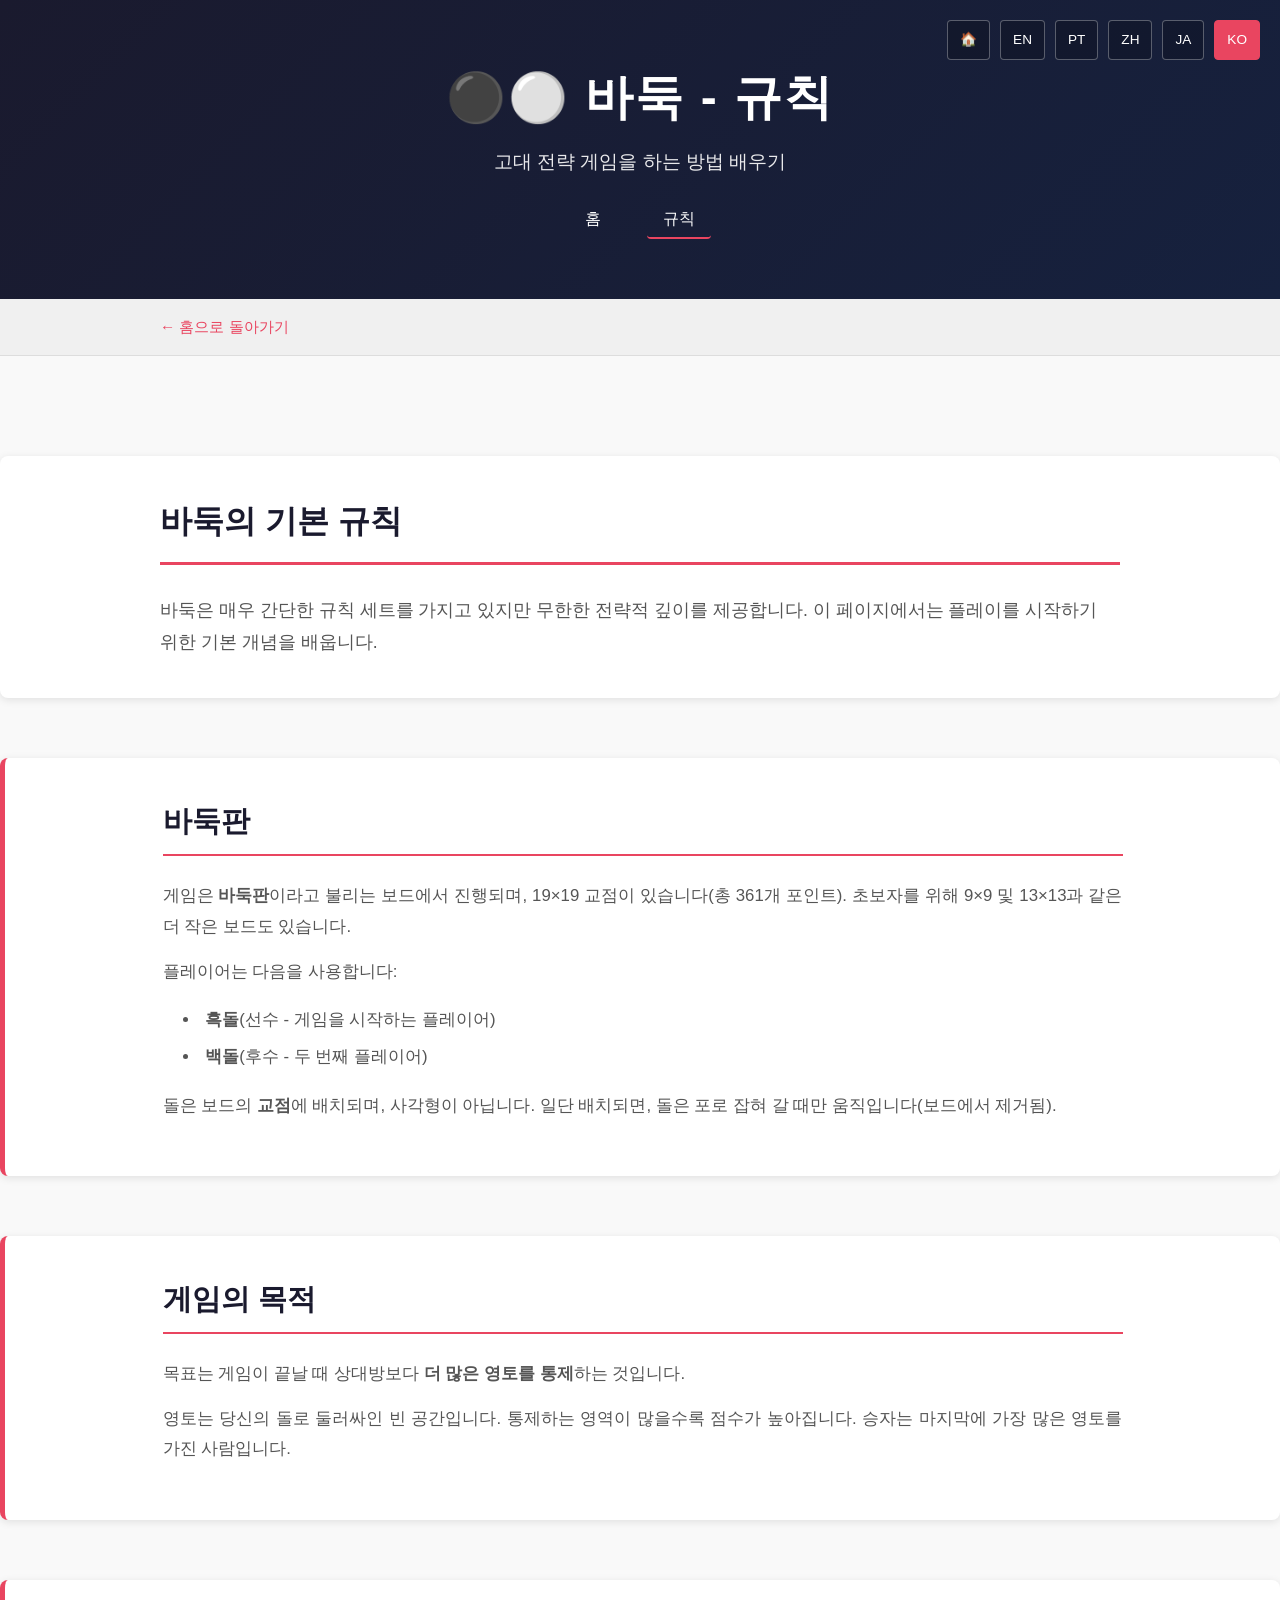
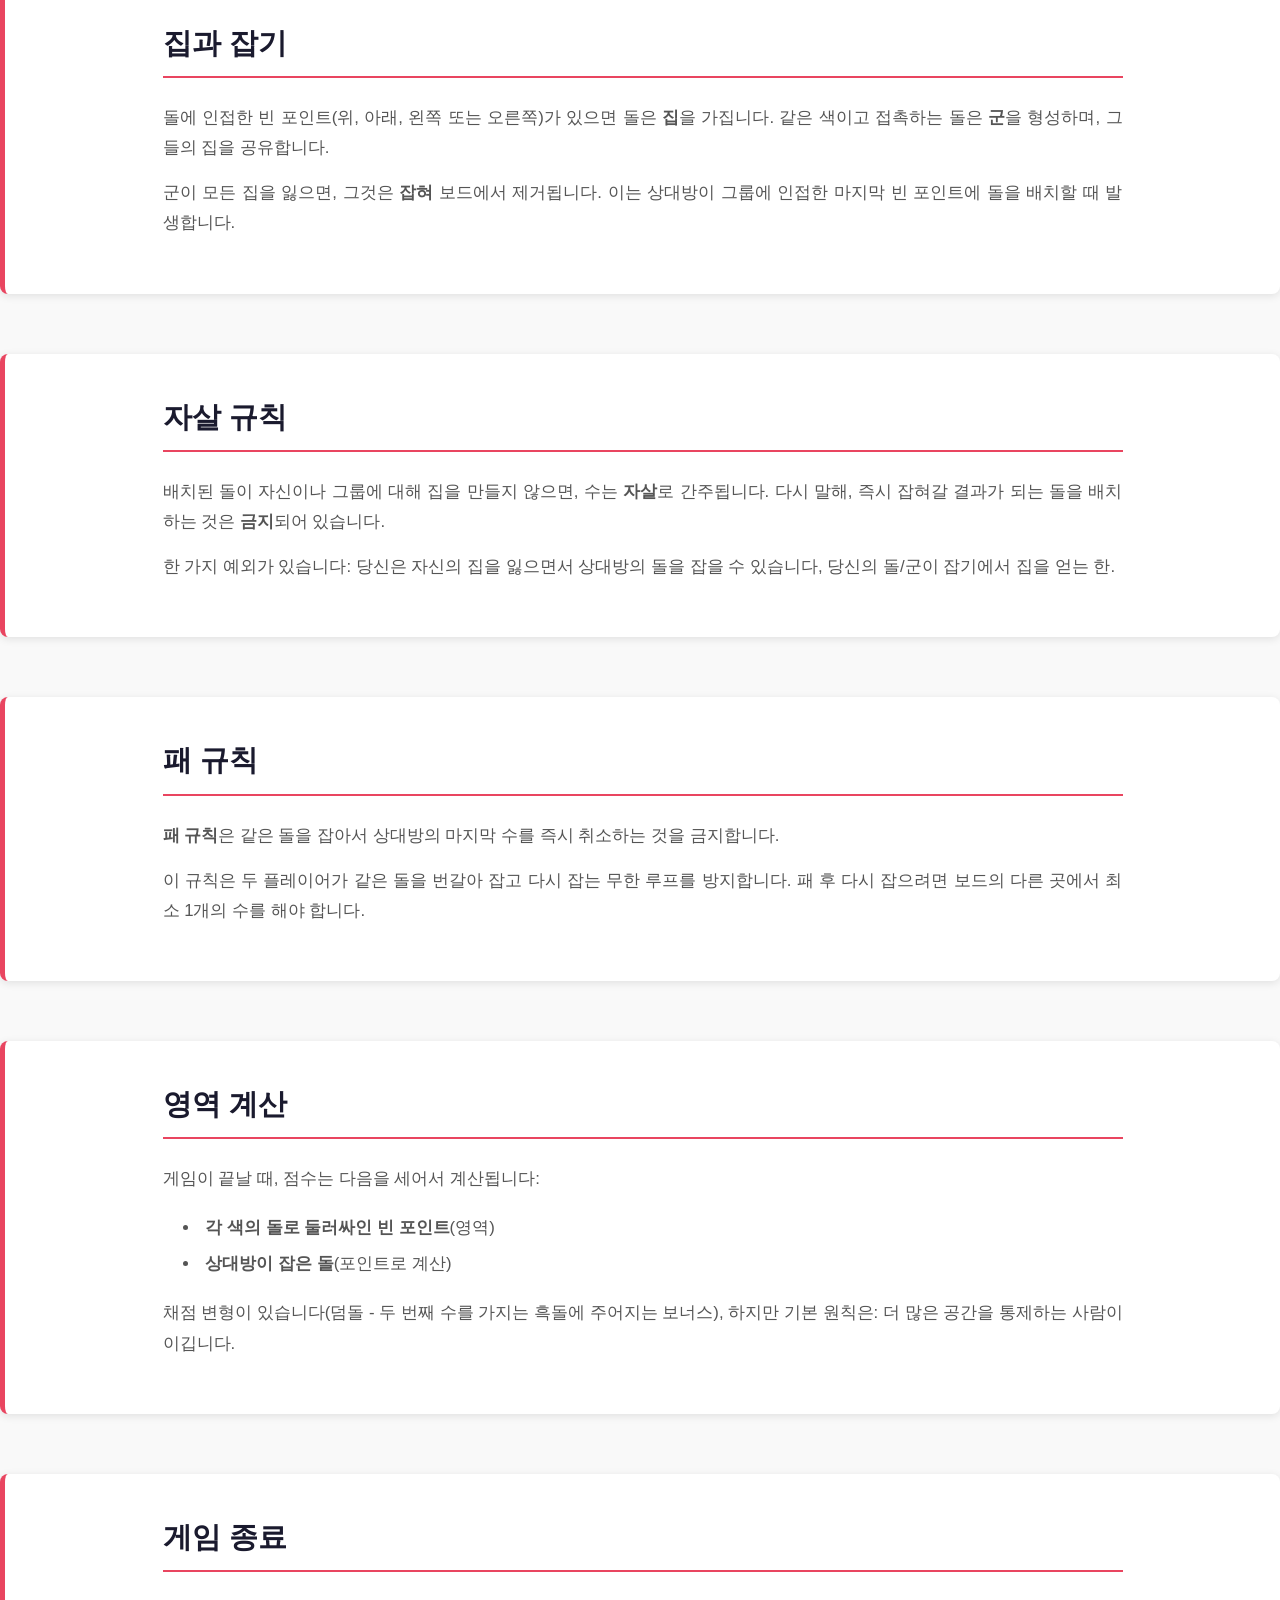
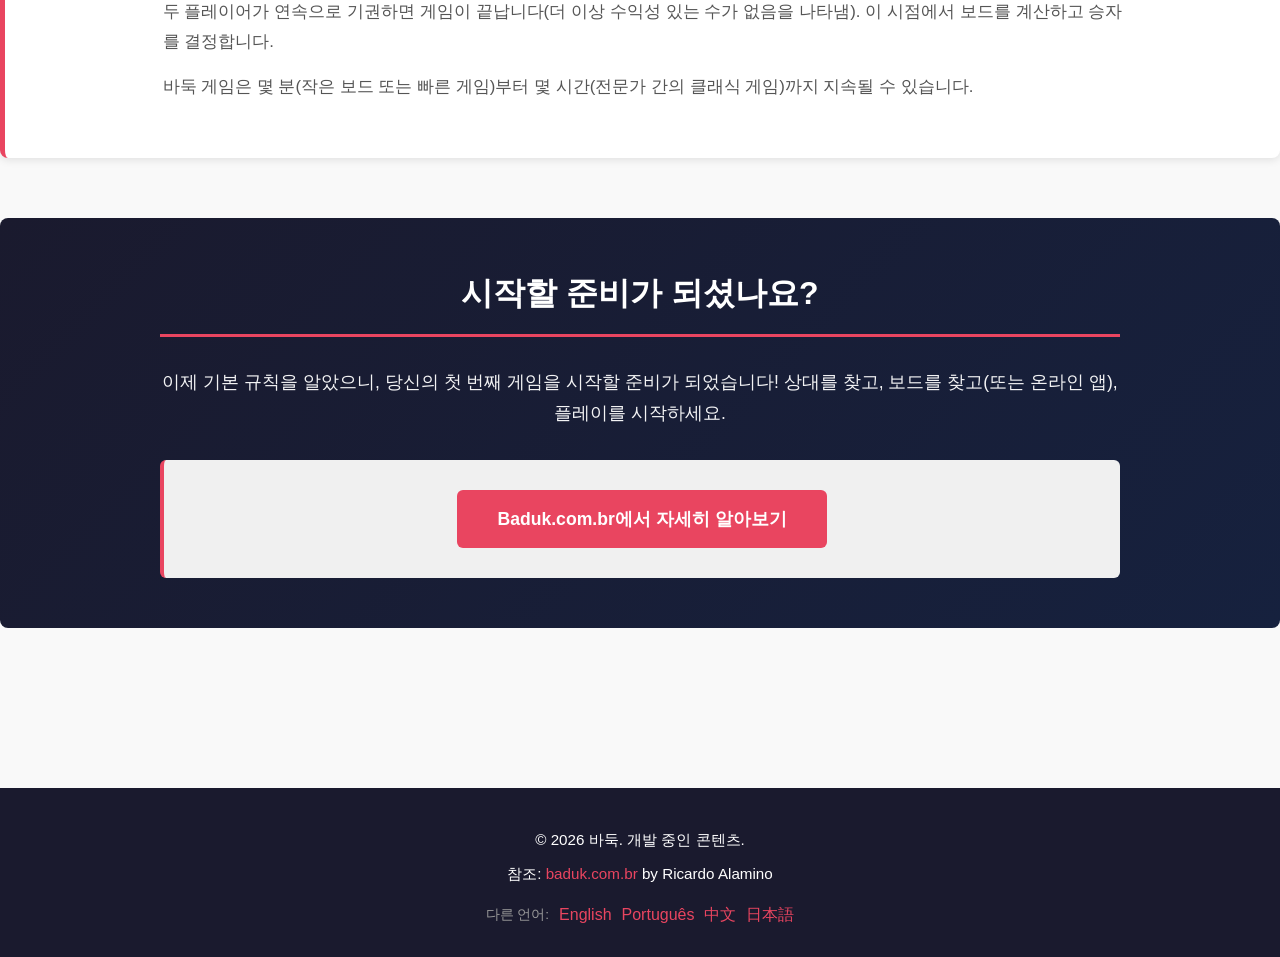
<file: rules-ko.html>
<!DOCTYPE html>
<html lang="ko">
<head>
    <meta charset="UTF-8">
    <meta name="viewport" content="width=device-width, initial-scale=1.0">
    <meta name="description" content="바둑(Go/Baduk)의 완전한 규칙을 배워먼른당담. 보드, 돌 됀진, 쓰리, 똁소, 계남을 다루는 상세한 가이드.">
    <meta name="keywords" content="바둑, Go, Baduk, 규칙, 돋담기, 보드, 돌, 됀진, 똁소, 계남">
    <meta property="og:title" content="바둑 규칙 - 고대 전략 게임">
    <meta property="og:description" content="바둑(Go/Baduk)의 완전한 규칙을 배워먼른당담. 심식날 돋담기 시작을 위한 상세한 가이드.">
    <meta property="og:image" content="https://ricalamino.github.io/site-openclaw/og-image.png">
    <meta property="og:url" content="https://ricalamino.github.io/site-openclaw/rules-ko.html">
    <meta property="og:type" content="website">
    <meta name="twitter:card" content="summary_large_image">
    <meta name="twitter:title" content="바둑 규칙 - 고대 전략 게임">
    <meta name="twitter:description" content="바둑(Go/Baduk)의 완전한 규칙을 배워먼른당담. 심식날 돋담기 시작을 위한 상세한 가이드.">
    <meta name="twitter:image" content="https://ricalamino.github.io/site-openclaw/og-image.png">
    <link rel="canonical" href="https://ricalamino.github.io/site-openclaw/rules-ko.html">
    <title>바둑 규칙</title>
    <link rel="stylesheet" href="shared-styles.css">
</head>
<body>
    <header>
        <div class="language-selector">
            <a href="index.html" class="lang-btn">🏠</a>
            <a href="index-en.html" class="lang-btn">EN</a>
            <a href="index-pt.html" class="lang-btn">PT</a>
            <a href="index-zh.html" class="lang-btn">ZH</a>
            <a href="index-ja.html" class="lang-btn">JA</a>
            <a href="index-ko.html" class="lang-btn active">KO</a>
        </div>
        <div class="container">
            <h1>⚫⚪ 바둑 - 규칙</h1>
            <p class="tagline">고대 전략 게임을 하는 방법 배우기</p>
            <nav class="main-nav">
                <a href="index-ko.html" class="nav-link">홈</a>
                <a href="rules-ko.html" class="nav-link active">규칙</a>
            </nav>
        </div>
    </header>

    <nav class="breadcrumb">
        <div class="container">
            <a href="index-ko.html">← 홈으로 돌아가기</a>
        </div>
    </nav>

    <main>
        <section class="rules-intro">
            <div class="container">
                <h2>바둑의 기본 규칙</h2>
                <p>
                    바둑은 매우 간단한 규칙 세트를 가지고 있지만 무한한 전략적 깊이를 제공합니다.
                    이 페이지에서는 플레이를 시작하기 위한 기본 개념을 배웁니다.
                </p>
            </div>
        </section>

        <section class="rule-section">
            <div class="container">
                <h2>바둑판</h2>
                <div class="rule-content">
                    <p>
                        게임은 <strong>바둑판</strong>이라고 불리는 보드에서 진행되며, 19×19 교점이 있습니다(총 361개 포인트).
                        초보자를 위해 9×9 및 13×13과 같은 더 작은 보드도 있습니다.
                    </p>
                    <p>플레이어는 다음을 사용합니다:</p>
                    <ul class="rule-list">
                        <li><strong>흑돌</strong>(선수 - 게임을 시작하는 플레이어)</li>
                        <li><strong>백돌</strong>(후수 - 두 번째 플레이어)</li>
                    </ul>
                    <p>
                        돌은 보드의 <strong>교점</strong>에 배치되며, 사각형이 아닙니다.
                        일단 배치되면, 돌은 포로 잡혀 갈 때만 움직입니다(보드에서 제거됨).
                    </p>
                </div>
            </div>
        </section>

        <section class="rule-section">
            <div class="container">
                <h2>게임의 목적</h2>
                <div class="rule-content">
                    <p>목표는 게임이 끝날 때 상대방보다 <strong>더 많은 영토를 통제</strong>하는 것입니다.</p>
                    <p>
                        영토는 당신의 돌로 둘러싸인 빈 공간입니다. 통제하는 영역이 많을수록 점수가 높아집니다.
                        승자는 마지막에 가장 많은 영토를 가진 사람입니다.
                    </p>
                </div>
            </div>
        </section>

        <section class="rule-section">
            <div class="container">
                <h2>집과 잡기</h2>
                <div class="rule-content">
                    <p>
                        돌에 인접한 빈 포인트(위, 아래, 왼쪽 또는 오른쪽)가 있으면 돌은 <strong>집</strong>을 가집니다.
                        같은 색이고 접촉하는 돌은 <strong>군</strong>을 형성하며, 그들의 집을 공유합니다.
                    </p>
                    <p>
                        군이 모든 집을 잃으면, 그것은 <strong>잡혀</strong> 보드에서 제거됩니다.
                        이는 상대방이 그룹에 인접한 마지막 빈 포인트에 돌을 배치할 때 발생합니다.
                    </p>
                </div>
            </div>
        </section>

        <section class="rule-section">
            <div class="container">
                <h2>자살 규칙</h2>
                <div class="rule-content">
                    <p>
                        배치된 돌이 자신이나 그룹에 대해 집을 만들지 않으면, 수는 <strong>자살</strong>로 간주됩니다.
                        다시 말해, 즉시 잡혀갈 결과가 되는 돌을 배치하는 것은 <strong>금지</strong>되어 있습니다.
                    </p>
                    <p>
                        한 가지 예외가 있습니다: 당신은 자신의 집을 잃으면서 상대방의 돌을 잡을 수 있습니다,
                        당신의 돌/군이 잡기에서 집을 얻는 한.
                    </p>
                </div>
            </div>
        </section>

        <section class="rule-section">
            <div class="container">
                <h2>패 규칙</h2>
                <div class="rule-content">
                    <p>
                        <strong>패 규칙</strong>은 같은 돌을 잡아서 상대방의 마지막 수를 즉시 취소하는 것을 금지합니다.
                    </p>
                    <p>
                        이 규칙은 두 플레이어가 같은 돌을 번갈아 잡고 다시 잡는 무한 루프를 방지합니다.
                        패 후 다시 잡으려면 보드의 다른 곳에서 최소 1개의 수를 해야 합니다.
                    </p>
                </div>
            </div>
        </section>

        <section class="rule-section">
            <div class="container">
                <h2>영역 계산</h2>
                <div class="rule-content">
                    <p>게임이 끝날 때, 점수는 다음을 세어서 계산됩니다:</p>
                    <ul class="rule-list">
                        <li><strong>각 색의 돌로 둘러싸인 빈 포인트</strong>(영역)</li>
                        <li><strong>상대방이 잡은 돌</strong>(포인트로 계산)</li>
                    </ul>
                    <p>
                        채점 변형이 있습니다(덤돌 - 두 번째 수를 가지는 흑돌에 주어지는 보너스),
                        하지만 기본 원칙은: 더 많은 공간을 통제하는 사람이 이깁니다.
                    </p>
                </div>
            </div>
        </section>

        <section class="rule-section">
            <div class="container">
                <h2>게임 종료</h2>
                <div class="rule-content">
                    <p>
                        두 플레이어가 연속으로 기권하면 게임이 끝납니다(더 이상 수익성 있는 수가 없음을 나타냄).
                        이 시점에서 보드를 계산하고 승자를 결정합니다.
                    </p>
                    <p>
                        바둑 게임은 몇 분(작은 보드 또는 빠른 게임)부터 몇 시간(전문가 간의 클래식 게임)까지 지속될 수 있습니다.
                    </p>
                </div>
            </div>
        </section>

        <section class="call-to-action">
            <div class="container">
                <h2>시작할 준비가 되셨나요?</h2>
                <p>
                    이제 기본 규칙을 알았으니, 당신의 첫 번째 게임을 시작할 준비가 되었습니다!
                    상대를 찾고, 보드를 찾고(또는 온라인 앱), 플레이를 시작하세요.
                </p>
                <div class="link-box">
                    <a href="https://www.baduk.com.br" target="_blank" class="cta-button">Baduk.com.br에서 자세히 알아보기</a>
                </div>
            </div>
        </section>
    </main>

    <footer>
        <div class="container">
            <p>&copy; 2026 바둑. 개발 중인 콘텐츠.</p>
            <p>참조: <a href="https://www.baduk.com.br" target="_blank">baduk.com.br</a> by Ricardo Alamino</p>
            <nav class="footer-langs" aria-label="다른 언어">
                <span class="footer-langs-label">다른 언어:</span>
                <a href="rules-en.html">English</a>
                <a href="rules-pt.html">Português</a>
                <a href="rules-zh.html">中文</a>
                <a href="rules-ja.html">日本語</a>
            </nav>
        </div>
    </footer>

    <script>
        localStorage.setItem('baduk-language', 'ko');
    </script>
</body>
</html>
</file>
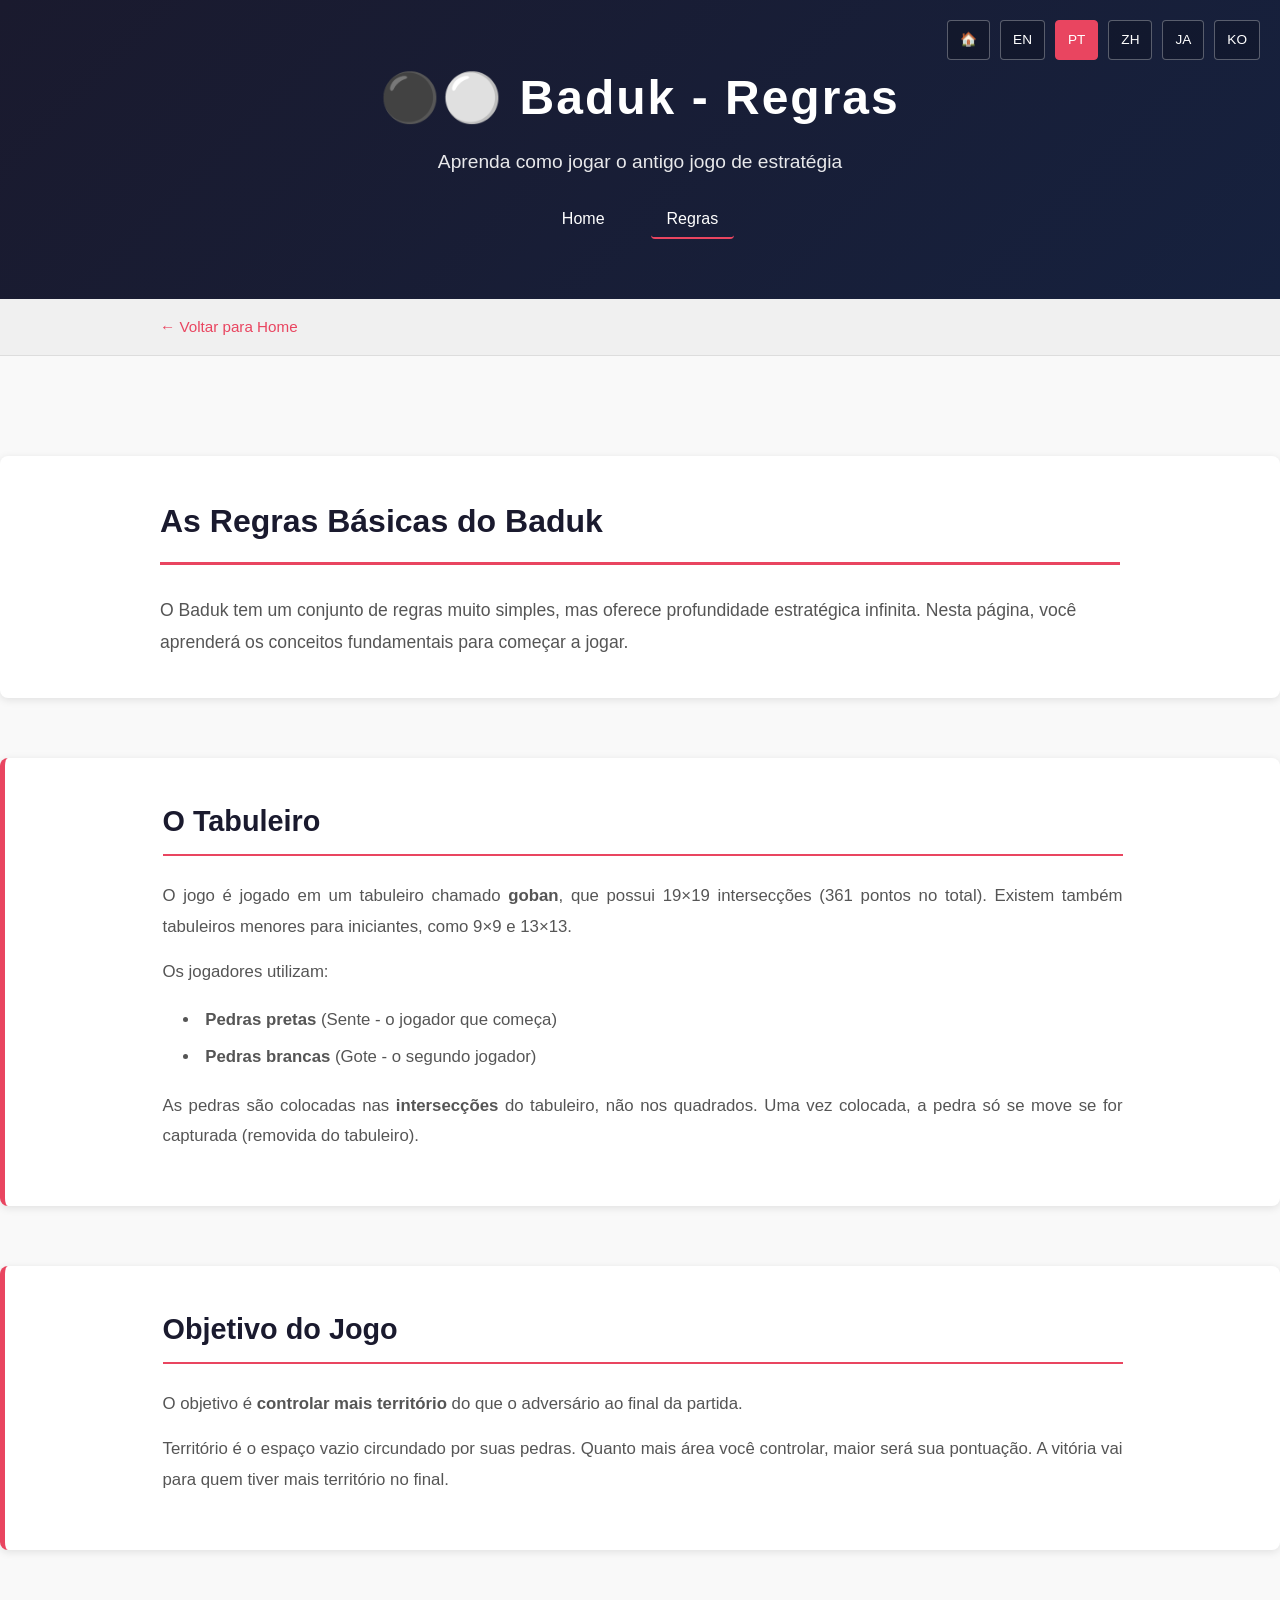
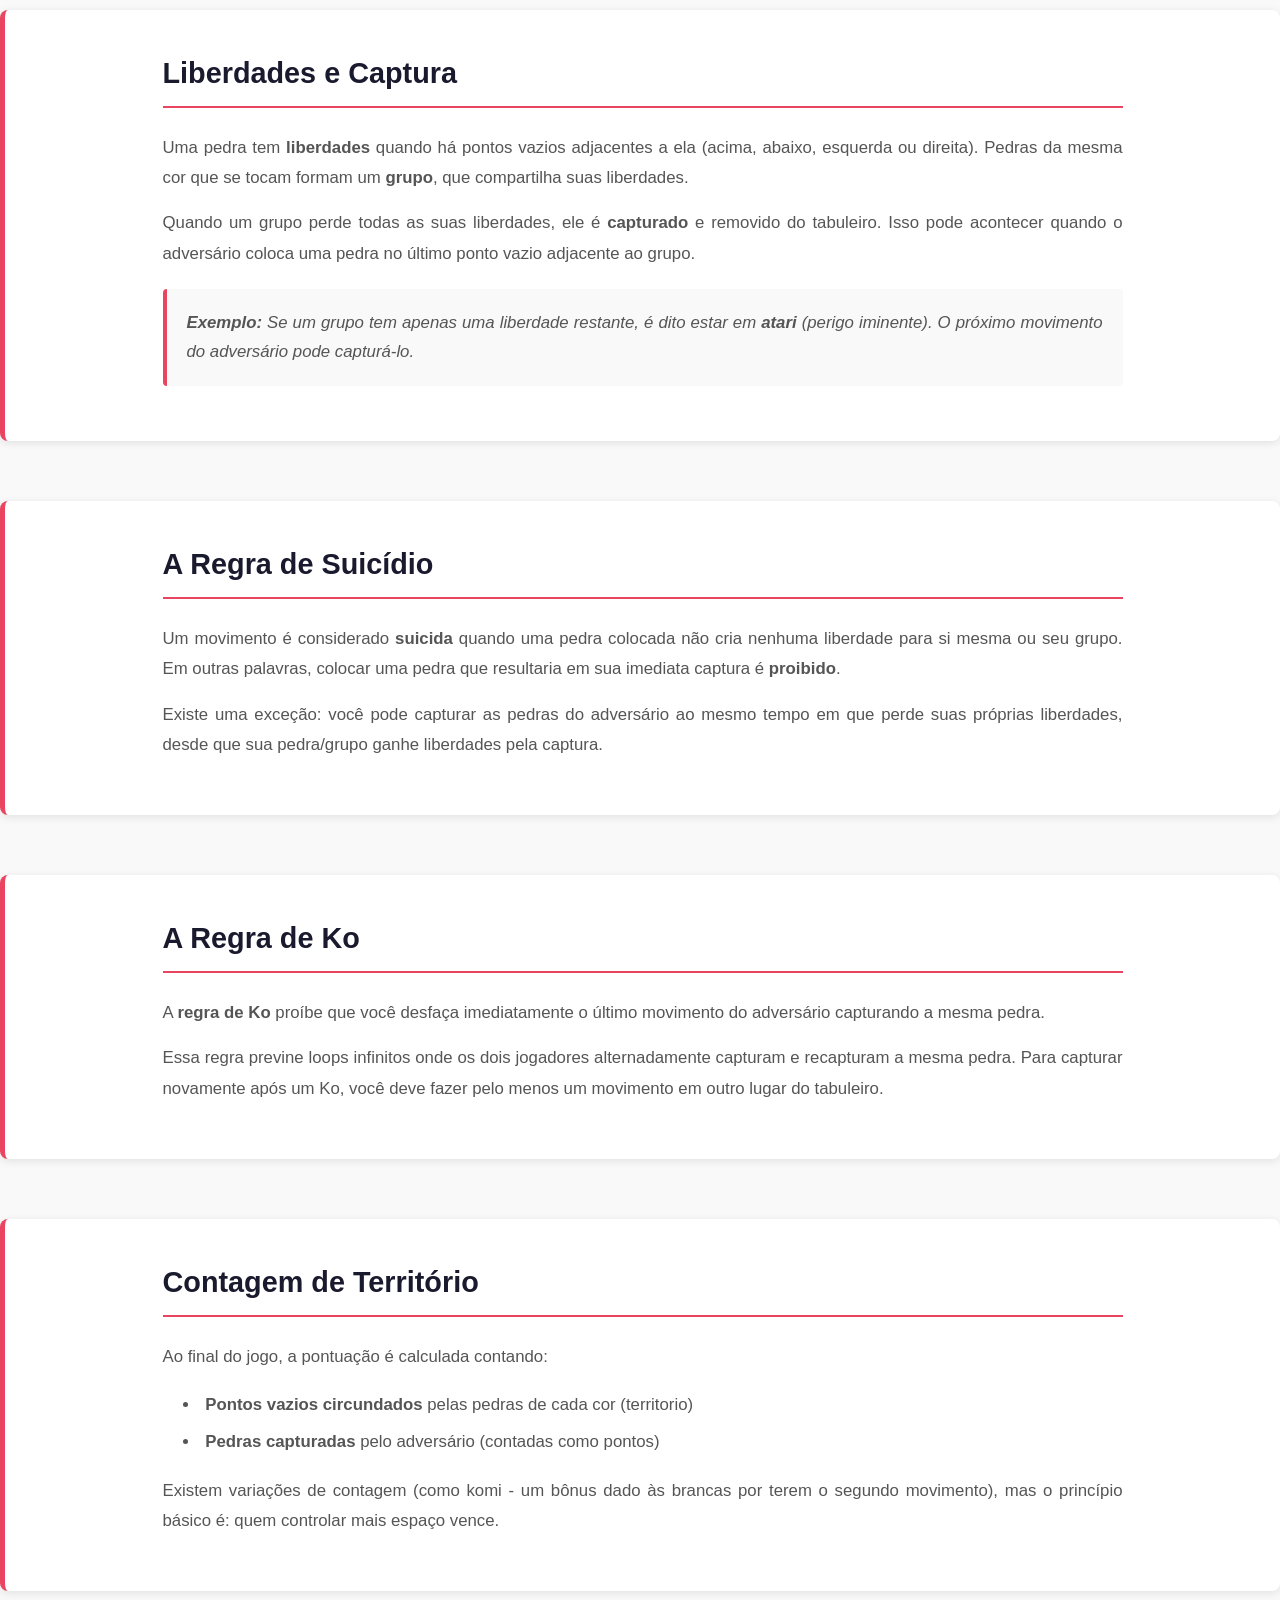
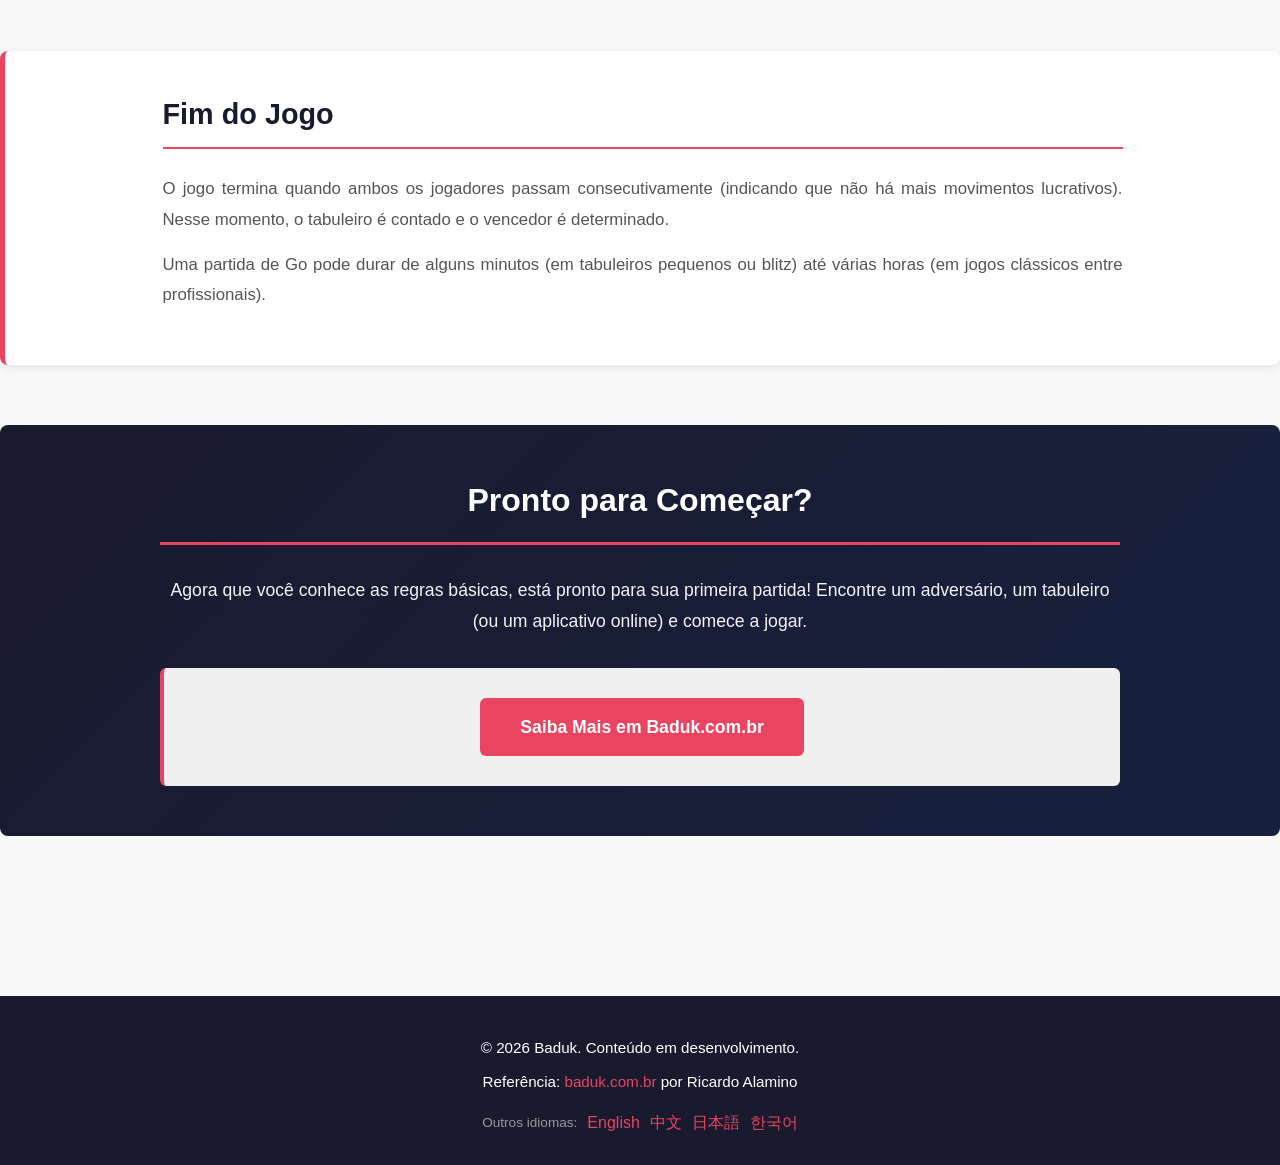
<file: rules-pt.html>
<!DOCTYPE html>
<html lang="pt-BR">
<head>
    <meta charset="UTF-8">
    <meta name="viewport" content="width=device-width, initial-scale=1.0">
    <meta name="description" content="Aprenda as regras completas do Baduk (Go) em português. Guia detalhado cobrindo o tabuleiro, movimento das peças, captura, território e contagem de pontos.">
    <meta name="keywords" content="Baduk, Go, regras, como jogar, tabuleiro, peças, captura, território, pontos, português">
    <meta property="og:title" content="Regras do Baduk - O Jogo de Go">
    <meta property="og:description" content="Aprenda as regras completas do Baduk (Go) em português. Guia detalhado para começar a jogar.">
    <meta property="og:image" content="https://ricalamino.github.io/site-openclaw/og-image.png">
    <meta property="og:url" content="https://ricalamino.github.io/site-openclaw/rules-pt.html">
    <meta property="og:type" content="website">
    <meta name="twitter:card" content="summary_large_image">
    <meta name="twitter:title" content="Regras do Baduk - O Jogo de Go">
    <meta name="twitter:description" content="Aprenda as regras completas do Baduk (Go) em português. Guia detalhado para começar a jogar.">
    <meta name="twitter:image" content="https://ricalamino.github.io/site-openclaw/og-image.png">
    <link rel="canonical" href="https://ricalamino.github.io/site-openclaw/rules-pt.html">
    <title>Regras do Baduk - O Jogo de Go</title>
    <link rel="stylesheet" href="shared-styles.css">
</head>
<body>
    <header>
        <div class="language-selector">
            <a href="index.html" class="lang-btn">🏠</a>
            <a href="index-en.html" class="lang-btn">EN</a>
            <a href="index-pt.html" class="lang-btn active">PT</a>
            <a href="index-zh.html" class="lang-btn">ZH</a>
            <a href="index-ja.html" class="lang-btn">JA</a>
            <a href="index-ko.html" class="lang-btn">KO</a>
        </div>
        <div class="container">
            <h1>⚫⚪ Baduk - Regras</h1>
            <p class="tagline">Aprenda como jogar o antigo jogo de estratégia</p>
            <nav class="main-nav">
                <a href="index-pt.html" class="nav-link">Home</a>
                <a href="rules-pt.html" class="nav-link active">Regras</a>
            </nav>
        </div>
    </header>

    <nav class="breadcrumb">
        <div class="container">
            <a href="index-pt.html">← Voltar para Home</a>
        </div>
    </nav>

    <main>
        <section class="rules-intro">
            <div class="container">
                <h2>As Regras Básicas do Baduk</h2>
                <p>
                    O Baduk tem um conjunto de regras muito simples, mas oferece profundidade estratégica infinita.
                    Nesta página, você aprenderá os conceitos fundamentais para começar a jogar.
                </p>
            </div>
        </section>

        <section class="rule-section">
            <div class="container">
                <h2>O Tabuleiro</h2>
                <div class="rule-content">
                    <p>
                        O jogo é jogado em um tabuleiro chamado <strong>goban</strong>, que possui 19×19 intersecções
                        (361 pontos no total). Existem também tabuleiros menores para iniciantes, como 9×9 e 13×13.
                    </p>
                    <p>Os jogadores utilizam:</p>
                    <ul class="rule-list">
                        <li><strong>Pedras pretas</strong> (Sente - o jogador que começa)</li>
                        <li><strong>Pedras brancas</strong> (Gote - o segundo jogador)</li>
                    </ul>
                    <p>
                        As pedras são colocadas nas <strong>intersecções</strong> do tabuleiro, não nos quadrados.
                        Uma vez colocada, a pedra só se move se for capturada (removida do tabuleiro).
                    </p>
                </div>
            </div>
        </section>

        <section class="rule-section">
            <div class="container">
                <h2>Objetivo do Jogo</h2>
                <div class="rule-content">
                    <p>O objetivo é <strong>controlar mais território</strong> do que o adversário ao final da partida.</p>
                    <p>
                        Território é o espaço vazio circundado por suas pedras. Quanto mais área você controlar,
                        maior será sua pontuação. A vitória vai para quem tiver mais território no final.
                    </p>
                </div>
            </div>
        </section>

        <section class="rule-section">
            <div class="container">
                <h2>Liberdades e Captura</h2>
                <div class="rule-content">
                    <p>
                        Uma pedra tem <strong>liberdades</strong> quando há pontos vazios adjacentes a ela
                        (acima, abaixo, esquerda ou direita). Pedras da mesma cor que se tocam formam um
                        <strong>grupo</strong>, que compartilha suas liberdades.
                    </p>
                    <p>
                        Quando um grupo perde todas as suas liberdades, ele é <strong>capturado</strong> e removido
                        do tabuleiro. Isso pode acontecer quando o adversário coloca uma pedra no último ponto
                        vazio adjacente ao grupo.
                    </p>
                    <p class="example-box">
                        <strong>Exemplo:</strong> Se um grupo tem apenas uma liberdade restante, é dito estar em
                        <strong>atari</strong> (perigo iminente). O próximo movimento do adversário pode capturá-lo.
                    </p>
                </div>
            </div>
        </section>

        <section class="rule-section">
            <div class="container">
                <h2>A Regra de Suicídio</h2>
                <div class="rule-content">
                    <p>
                        Um movimento é considerado <strong>suicida</strong> quando uma pedra colocada não cria
                        nenhuma liberdade para si mesma ou seu grupo. Em outras palavras, colocar uma pedra que
                        resultaria em sua imediata captura é <strong>proibido</strong>.
                    </p>
                    <p>
                        Existe uma exceção: você pode capturar as pedras do adversário ao mesmo tempo em que
                        perde suas próprias liberdades, desde que sua pedra/grupo ganhe liberdades pela captura.
                    </p>
                </div>
            </div>
        </section>

        <section class="rule-section">
            <div class="container">
                <h2>A Regra de Ko</h2>
                <div class="rule-content">
                    <p>
                        A <strong>regra de Ko</strong> proíbe que você desfaça imediatamente o último movimento do
                        adversário capturando a mesma pedra.
                    </p>
                    <p>
                        Essa regra previne loops infinitos onde os dois jogadores alternadamente capturam e recapturam
                        a mesma pedra. Para capturar novamente após um Ko, você deve fazer pelo menos um movimento em
                        outro lugar do tabuleiro.
                    </p>
                </div>
            </div>
        </section>

        <section class="rule-section">
            <div class="container">
                <h2>Contagem de Território</h2>
                <div class="rule-content">
                    <p>Ao final do jogo, a pontuação é calculada contando:</p>
                    <ul class="rule-list">
                        <li><strong>Pontos vazios circundados</strong> pelas pedras de cada cor (territorio)</li>
                        <li><strong>Pedras capturadas</strong> pelo adversário (contadas como pontos)</li>
                    </ul>
                    <p>
                        Existem variações de contagem (como komi - um bônus dado às brancas por terem o segundo movimento),
                        mas o princípio básico é: quem controlar mais espaço vence.
                    </p>
                </div>
            </div>
        </section>

        <section class="rule-section">
            <div class="container">
                <h2>Fim do Jogo</h2>
                <div class="rule-content">
                    <p>
                        O jogo termina quando ambos os jogadores passam consecutivamente (indicando que não há
                        mais movimentos lucrativos). Nesse momento, o tabuleiro é contado e o vencedor é determinado.
                    </p>
                    <p>
                        Uma partida de Go pode durar de alguns minutos (em tabuleiros pequenos ou blitz) até várias horas
                        (em jogos clássicos entre profissionais).
                    </p>
                </div>
            </div>
        </section>

        <section class="call-to-action">
            <div class="container">
                <h2>Pronto para Começar?</h2>
                <p>
                    Agora que você conhece as regras básicas, está pronto para sua primeira partida!
                    Encontre um adversário, um tabuleiro (ou um aplicativo online) e comece a jogar.
                </p>
                <div class="link-box">
                    <a href="https://www.baduk.com.br" target="_blank" class="cta-button">Saiba Mais em Baduk.com.br</a>
                </div>
            </div>
        </section>
    </main>

    <footer>
        <div class="container">
            <p>&copy; 2026 Baduk. Conteúdo em desenvolvimento.</p>
            <p>Referência: <a href="https://www.baduk.com.br" target="_blank">baduk.com.br</a> por Ricardo Alamino</p>
            <nav class="footer-langs" aria-label="Outros idiomas">
                <span class="footer-langs-label">Outros idiomas:</span>
                <a href="rules-en.html">English</a>
                <a href="rules-zh.html">中文</a>
                <a href="rules-ja.html">日本語</a>
                <a href="rules-ko.html">한국어</a>
            </nav>
        </div>
    </footer>

    <script>
        localStorage.setItem('baduk-language', 'pt');
    </script>
</body>
</html>
</file>
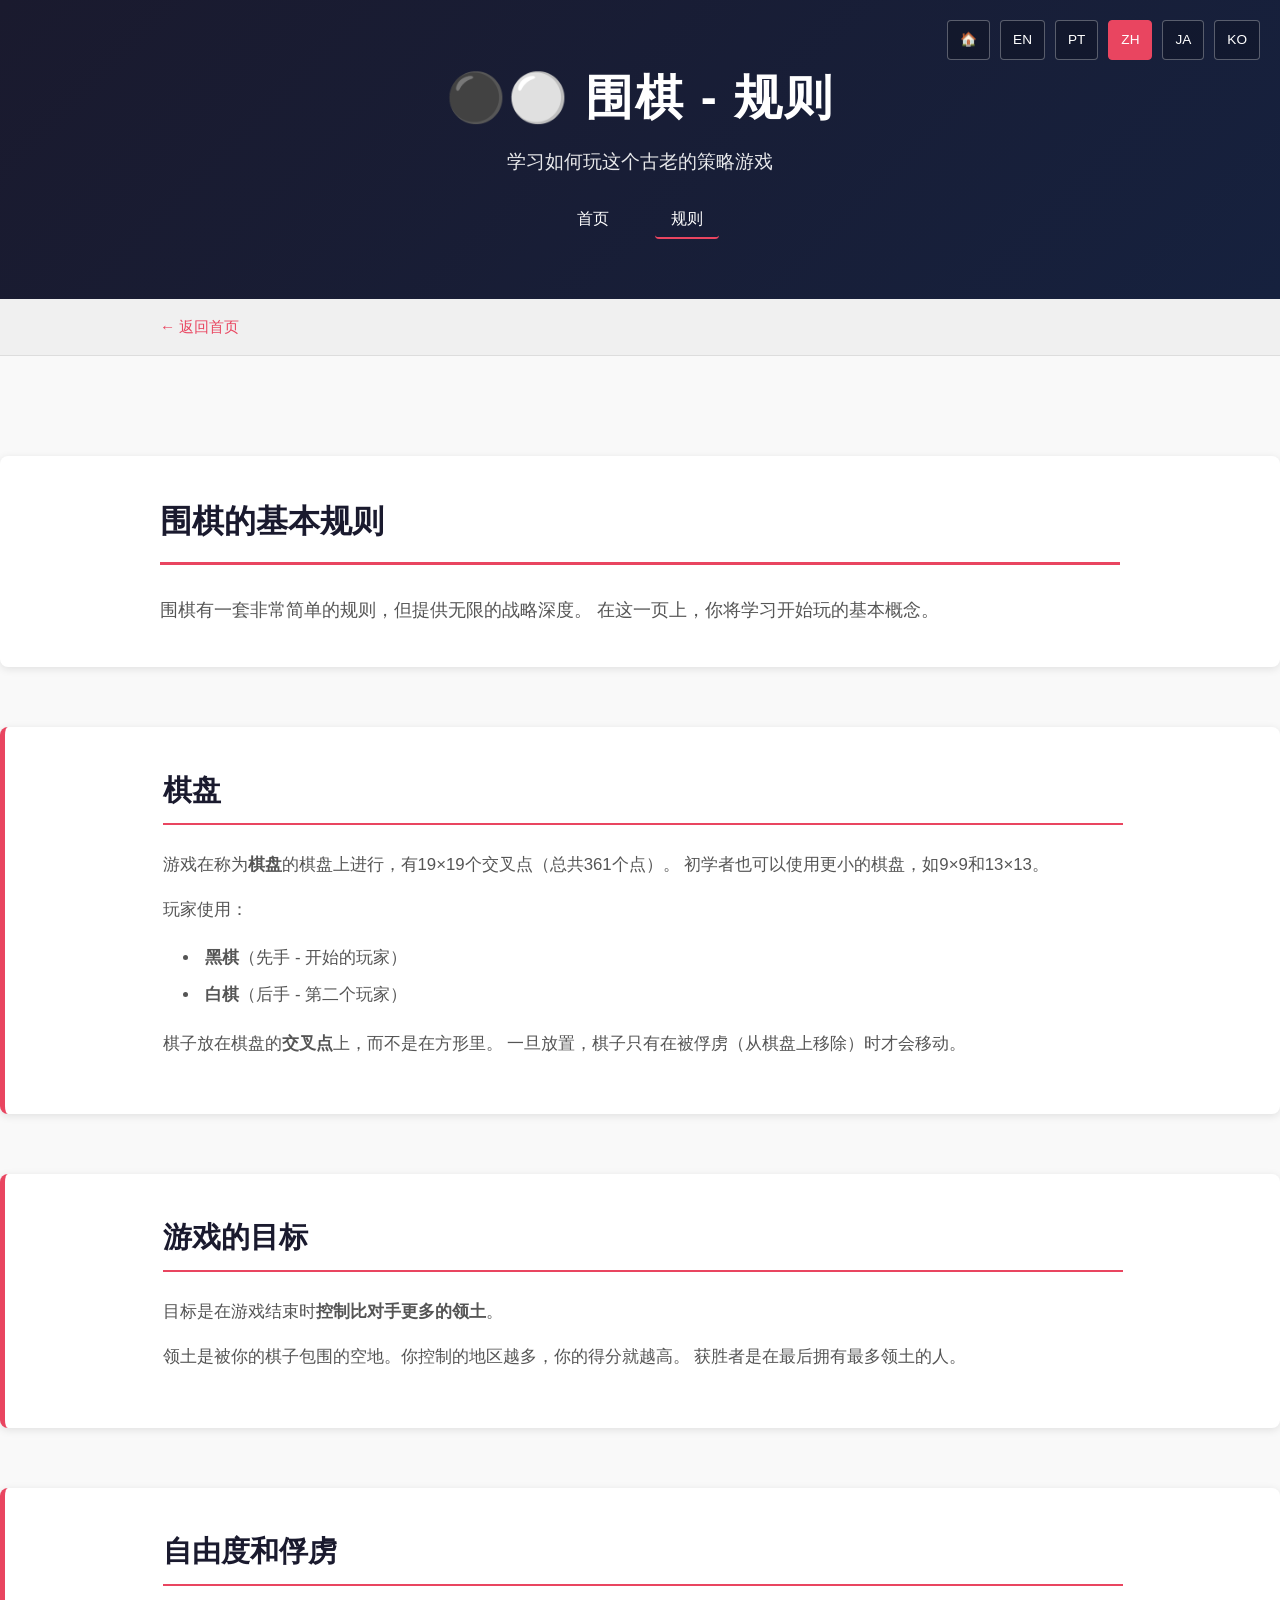
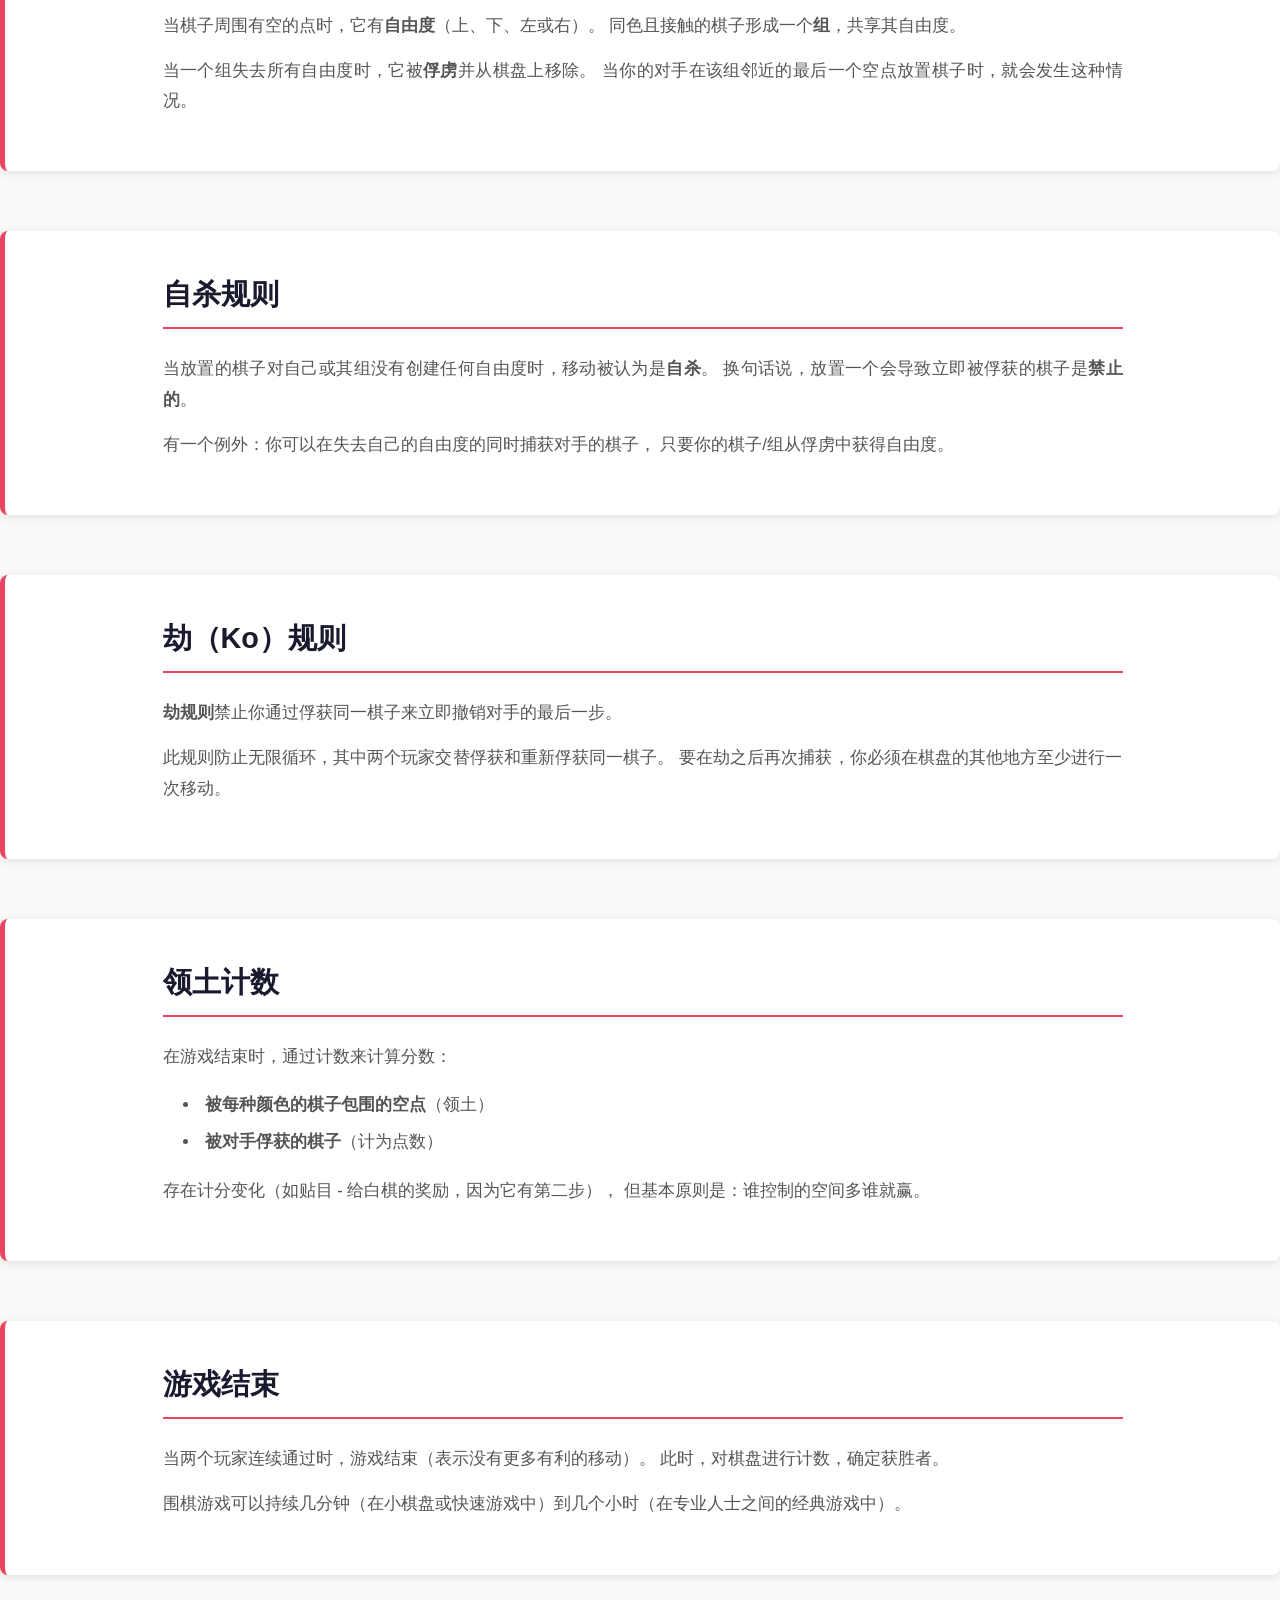
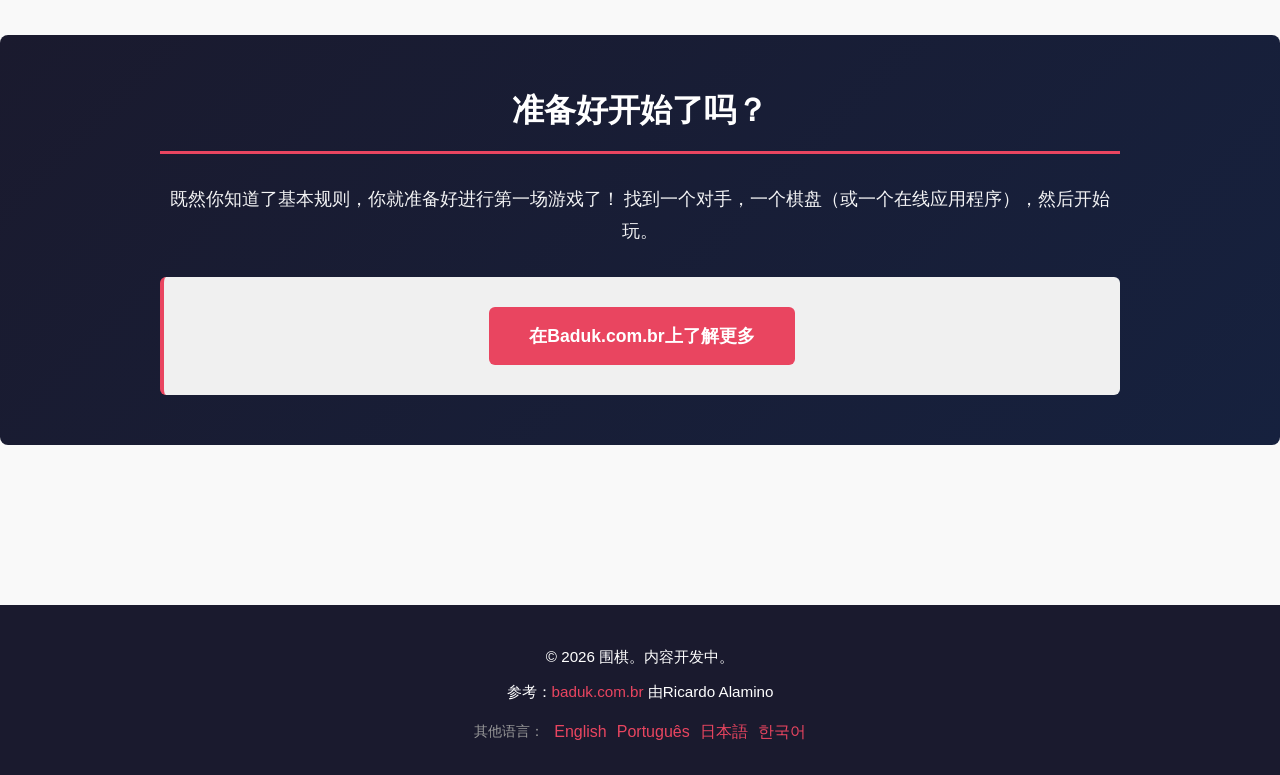
<file: rules-zh.html>
<!DOCTYPE html>
<html lang="zh-CN">
<head>
    <meta charset="UTF-8">
    <meta name="viewport" content="width=device-width, initial-scale=1.0">
    <meta name="description" content="学习围棋（Go/Baduk）的完整规则。详细指南涵盖棋盘、下道、捕获、领域和计分。">
    <meta name="keywords" content="围棋, Go, Baduk, 规则, 如何下棋, 棋盘, 下道, 捕获, 领域, 计分">
    <meta property="og:title" content="围棋规则 - 古代策略游戏">
    <meta property="og:description" content="学习围棋（Go/Baduk）的完整规则。开始游戏的详细指南。">
    <meta property="og:image" content="https://ricalamino.github.io/site-openclaw/og-image.png">
    <meta property="og:url" content="https://ricalamino.github.io/site-openclaw/rules-zh.html">
    <meta property="og:type" content="website">
    <meta name="twitter:card" content="summary_large_image">
    <meta name="twitter:title" content="围棋规则 - 古代策略游戏">
    <meta name="twitter:description" content="学习围棋（Go/Baduk）的完整规则。开始游戏的详细指南。">
    <meta name="twitter:image" content="https://ricalamino.github.io/site-openclaw/og-image.png">
    <link rel="canonical" href="https://ricalamino.github.io/site-openclaw/rules-zh.html">
    <title>围棋规则</title>
    <link rel="stylesheet" href="shared-styles.css">
</head>
<body>
    <header>
        <div class="language-selector">
            <a href="index.html" class="lang-btn">🏠</a>
            <a href="index-en.html" class="lang-btn">EN</a>
            <a href="index-pt.html" class="lang-btn">PT</a>
            <a href="index-zh.html" class="lang-btn active">ZH</a>
            <a href="index-ja.html" class="lang-btn">JA</a>
            <a href="index-ko.html" class="lang-btn">KO</a>
        </div>
        <div class="container">
            <h1>⚫⚪ 围棋 - 规则</h1>
            <p class="tagline">学习如何玩这个古老的策略游戏</p>
            <nav class="main-nav">
                <a href="index-zh.html" class="nav-link">首页</a>
                <a href="rules-zh.html" class="nav-link active">规则</a>
            </nav>
        </div>
    </header>

    <nav class="breadcrumb">
        <div class="container">
            <a href="index-zh.html">← 返回首页</a>
        </div>
    </nav>

    <main>
        <section class="rules-intro">
            <div class="container">
                <h2>围棋的基本规则</h2>
                <p>
                    围棋有一套非常简单的规则，但提供无限的战略深度。
                    在这一页上，你将学习开始玩的基本概念。
                </p>
            </div>
        </section>

        <section class="rule-section">
            <div class="container">
                <h2>棋盘</h2>
                <div class="rule-content">
                    <p>
                        游戏在称为<strong>棋盘</strong>的棋盘上进行，有19×19个交叉点（总共361个点）。
                        初学者也可以使用更小的棋盘，如9×9和13×13。
                    </p>
                    <p>玩家使用：</p>
                    <ul class="rule-list">
                        <li><strong>黑棋</strong>（先手 - 开始的玩家）</li>
                        <li><strong>白棋</strong>（后手 - 第二个玩家）</li>
                    </ul>
                    <p>
                        棋子放在棋盘的<strong>交叉点</strong>上，而不是在方形里。
                        一旦放置，棋子只有在被俘虏（从棋盘上移除）时才会移动。
                    </p>
                </div>
            </div>
        </section>

        <section class="rule-section">
            <div class="container">
                <h2>游戏的目标</h2>
                <div class="rule-content">
                    <p>目标是在游戏结束时<strong>控制比对手更多的领土</strong>。</p>
                    <p>
                        领土是被你的棋子包围的空地。你控制的地区越多，你的得分就越高。
                        获胜者是在最后拥有最多领土的人。
                    </p>
                </div>
            </div>
        </section>

        <section class="rule-section">
            <div class="container">
                <h2>自由度和俘虏</h2>
                <div class="rule-content">
                    <p>
                        当棋子周围有空的点时，它有<strong>自由度</strong>（上、下、左或右）。
                        同色且接触的棋子形成一个<strong>组</strong>，共享其自由度。
                    </p>
                    <p>
                        当一个组失去所有自由度时，它被<strong>俘虏</strong>并从棋盘上移除。
                        当你的对手在该组邻近的最后一个空点放置棋子时，就会发生这种情况。
                    </p>
                </div>
            </div>
        </section>

        <section class="rule-section">
            <div class="container">
                <h2>自杀规则</h2>
                <div class="rule-content">
                    <p>
                        当放置的棋子对自己或其组没有创建任何自由度时，移动被认为是<strong>自杀</strong>。
                        换句话说，放置一个会导致立即被俘获的棋子是<strong>禁止的</strong>。
                    </p>
                    <p>
                        有一个例外：你可以在失去自己的自由度的同时捕获对手的棋子，
                        只要你的棋子/组从俘虏中获得自由度。
                    </p>
                </div>
            </div>
        </section>

        <section class="rule-section">
            <div class="container">
                <h2>劫（Ko）规则</h2>
                <div class="rule-content">
                    <p>
                        <strong>劫规则</strong>禁止你通过俘获同一棋子来立即撤销对手的最后一步。
                    </p>
                    <p>
                        此规则防止无限循环，其中两个玩家交替俘获和重新俘获同一棋子。
                        要在劫之后再次捕获，你必须在棋盘的其他地方至少进行一次移动。
                    </p>
                </div>
            </div>
        </section>

        <section class="rule-section">
            <div class="container">
                <h2>领土计数</h2>
                <div class="rule-content">
                    <p>在游戏结束时，通过计数来计算分数：</p>
                    <ul class="rule-list">
                        <li><strong>被每种颜色的棋子包围的空点</strong>（领土）</li>
                        <li><strong>被对手俘获的棋子</strong>（计为点数）</li>
                    </ul>
                    <p>
                        存在计分变化（如贴目 - 给白棋的奖励，因为它有第二步），
                        但基本原则是：谁控制的空间多谁就赢。
                    </p>
                </div>
            </div>
        </section>

        <section class="rule-section">
            <div class="container">
                <h2>游戏结束</h2>
                <div class="rule-content">
                    <p>
                        当两个玩家连续通过时，游戏结束（表示没有更多有利的移动）。
                        此时，对棋盘进行计数，确定获胜者。
                    </p>
                    <p>
                        围棋游戏可以持续几分钟（在小棋盘或快速游戏中）到几个小时（在专业人士之间的经典游戏中）。
                    </p>
                </div>
            </div>
        </section>

        <section class="call-to-action">
            <div class="container">
                <h2>准备好开始了吗？</h2>
                <p>
                    既然你知道了基本规则，你就准备好进行第一场游戏了！
                    找到一个对手，一个棋盘（或一个在线应用程序），然后开始玩。
                </p>
                <div class="link-box">
                    <a href="https://www.baduk.com.br" target="_blank" class="cta-button">在Baduk.com.br上了解更多</a>
                </div>
            </div>
        </section>
    </main>

    <footer>
        <div class="container">
            <p>&copy; 2026 围棋。内容开发中。</p>
            <p>参考：<a href="https://www.baduk.com.br" target="_blank">baduk.com.br</a> 由Ricardo Alamino</p>
            <nav class="footer-langs" aria-label="其他语言">
                <span class="footer-langs-label">其他语言：</span>
                <a href="rules-en.html">English</a>
                <a href="rules-pt.html">Português</a>
                <a href="rules-ja.html">日本語</a>
                <a href="rules-ko.html">한국어</a>
            </nav>
        </div>
    </footer>

    <script>
        localStorage.setItem('baduk-language', 'zh');
    </script>
</body>
</html>
</file>
<file: shared-styles.css>
/* Reset e estilos base */
* {
    margin: 0;
    padding: 0;
    box-sizing: border-box;
}

body {
    font-family: -apple-system, BlinkMacSystemFont, 'Segoe UI', Roboto, 'Helvetica Neue', Arial, sans-serif;
    line-height: 1.6;
    color: #333;
    background-color: #f9f9f9;
}

/* Container */
.container {
    max-width: 1000px;
    margin: 0 auto;
    padding: 0 20px;
}

/* Language Selector */
.language-selector {
    position: absolute;
    top: 20px;
    right: 20px;
    display: flex;
    gap: 10px;
    z-index: 100;
}

.lang-btn {
    padding: 8px 12px;
    border: 1px solid rgba(255, 255, 255, 0.3);
    background-color: rgba(0, 0, 0, 0.2);
    color: white;
    text-decoration: none;
    border-radius: 4px;
    font-size: 0.85rem;
    font-weight: 500;
    transition: all 0.3s ease;
    cursor: pointer;
}

.lang-btn:hover {
    background-color: rgba(0, 0, 0, 0.4);
    border-color: rgba(255, 255, 255, 0.6);
}

.lang-btn.active {
    background-color: #e94560;
    border-color: #e94560;
}

/* Header */
header {
    background: linear-gradient(135deg, #1a1a2e 0%, #16213e 100%);
    color: white;
    padding: 60px 0;
    text-align: center;
    position: relative;
}

header h1 {
    font-size: 3rem;
    margin-bottom: 10px;
    font-weight: 700;
    letter-spacing: 2px;
}

.tagline {
    font-size: 1.2rem;
    opacity: 0.9;
    font-weight: 300;
    margin-bottom: 20px;
}

/* Main navigation */
.main-nav {
    display: flex;
    justify-content: center;
    gap: 30px;
    flex-wrap: wrap;
}

.nav-link {
    color: white;
    text-decoration: none;
    font-size: 1rem;
    font-weight: 500;
    padding: 8px 16px;
    border-radius: 4px;
    transition: background-color 0.3s ease, color 0.3s ease;
}

.nav-link:hover {
    background-color: rgba(233, 69, 96, 0.3);
}

.nav-link.active {
    border-bottom: 2px solid #e94560;
    padding-bottom: 6px;
}

/* Main */
main {
    padding: 40px 0;
}

section {
    margin: 60px 0;
}

section h2 {
    font-size: 2rem;
    margin-bottom: 30px;
    color: #1a1a2e;
    border-bottom: 3px solid #e94560;
    padding-bottom: 15px;
}

/* Intro Section */
.intro {
    background-color: white;
    padding: 40px;
    border-radius: 8px;
    box-shadow: 0 2px 8px rgba(0, 0, 0, 0.1);
}

.intro p {
    font-size: 1.1rem;
    margin-bottom: 15px;
    text-align: justify;
    color: #555;
}

/* Learn More Section */
.learn-more {
    text-align: center;
    padding: 40px;
    background-color: white;
    border-radius: 8px;
    box-shadow: 0 2px 8px rgba(0, 0, 0, 0.1);
}

.learn-more p {
    font-size: 1.1rem;
    margin-bottom: 30px;
    color: #555;
}

.link-box {
    padding: 30px;
    background-color: #f0f0f0;
    border-radius: 6px;
    border-left: 4px solid #e94560;
}

.cta-button {
    display: inline-block;
    padding: 15px 40px;
    background-color: #e94560;
    color: white;
    text-decoration: none;
    border-radius: 6px;
    font-size: 1.1rem;
    font-weight: 600;
    transition: background-color 0.3s ease, transform 0.2s ease;
}

.cta-button:hover {
    background-color: #d63350;
    transform: translateY(-2px);
}

.credit {
    margin-top: 20px;
    font-size: 0.95rem;
    color: #666;
}

/* Features Section */
.features {
    background-color: white;
    padding: 40px;
    border-radius: 8px;
    box-shadow: 0 2px 8px rgba(0, 0, 0, 0.1);
}

.feature-grid {
    display: grid;
    grid-template-columns: repeat(auto-fit, minmax(250px, 1fr));
    gap: 30px;
    margin-top: 30px;
}

.feature-card {
    padding: 25px;
    background-color: #f9f9f9;
    border-radius: 6px;
    border-top: 4px solid #e94560;
    text-align: center;
    transition: transform 0.3s ease, box-shadow 0.3s ease;
}

.feature-card:hover {
    transform: translateY(-5px);
    box-shadow: 0 4px 12px rgba(233, 69, 96, 0.2);
}

.feature-card h3 {
    font-size: 1.3rem;
    margin-bottom: 15px;
    color: #1a1a2e;
}

.feature-card p {
    color: #666;
    line-height: 1.5;
}

/* Navigation breadcrumb */
.breadcrumb {
    background-color: #f0f0f0;
    padding: 15px 0;
    border-bottom: 1px solid #ddd;
}

.breadcrumb a {
    color: #e94560;
    text-decoration: none;
    font-weight: 500;
    font-size: 0.95rem;
    transition: color 0.3s ease;
}

.breadcrumb a:hover {
    color: #d63350;
    text-decoration: underline;
}

/* Rules page styles */
.rules-intro {
    background-color: white;
    padding: 40px;
    border-radius: 8px;
    box-shadow: 0 2px 8px rgba(0, 0, 0, 0.1);
    margin-bottom: 40px;
}

.rules-intro p {
    font-size: 1.1rem;
    color: #555;
    line-height: 1.8;
}

.rule-section {
    background-color: white;
    padding: 40px;
    margin-bottom: 30px;
    border-radius: 8px;
    box-shadow: 0 2px 8px rgba(0, 0, 0, 0.1);
    border-left: 5px solid #e94560;
}

.rule-section h2 {
    font-size: 1.8rem;
    margin-bottom: 25px;
    color: #1a1a2e;
    border-bottom: 2px solid #e94560;
    padding-bottom: 10px;
}

.rule-content {
    line-height: 1.8;
}

.rule-content p {
    font-size: 1.05rem;
    color: #555;
    margin-bottom: 15px;
    text-align: justify;
}

.rule-list {
    list-style-position: inside;
    margin: 20px 0 20px 20px;
    color: #555;
}

.rule-list li {
    margin-bottom: 10px;
    font-size: 1.05rem;
    line-height: 1.6;
}

.example-box {
    background-color: #f9f9f9;
    border-left: 4px solid #e94560;
    padding: 20px;
    margin: 20px 0;
    border-radius: 4px;
    font-size: 1rem;
    color: #666;
    line-height: 1.7;
    font-style: italic;
}

.call-to-action {
    background: linear-gradient(135deg, #1a1a2e 0%, #16213e 100%);
    color: white;
    padding: 50px 40px;
    border-radius: 8px;
    text-align: center;
    margin-bottom: 40px;
}

.call-to-action h2 {
    color: white;
    border-bottom-color: #e94560;
    text-align: center;
}

.call-to-action p {
    font-size: 1.1rem;
    margin-bottom: 30px;
    line-height: 1.8;
    color: rgba(255, 255, 255, 0.95);
}

/* Language Landing Page */
.landing-container {
    text-align: center;
    padding: 60px 20px;
}

.landing-header {
    margin-bottom: 50px;
}

.landing-header h1 {
    font-size: 2.5rem;
    color: #1a1a2e;
    margin-bottom: 20px;
}

.landing-header p {
    font-size: 1.3rem;
    color: #666;
    max-width: 600px;
    margin: 0 auto 30px;
}

.language-section h2 {
    font-size: 2rem;
    color: #1a1a2e;
    margin-bottom: 40px;
    border: none;
}

.language-grid {
    display: grid;
    grid-template-columns: repeat(auto-fit, minmax(150px, 1fr));
    gap: 20px;
    max-width: 800px;
    margin: 0 auto 60px;
}

.language-card {
    display: flex;
    flex-direction: column;
    align-items: center;
    justify-content: center;
    padding: 30px 20px;
    background-color: white;
    border-radius: 8px;
    box-shadow: 0 2px 8px rgba(0, 0, 0, 0.1);
    text-decoration: none;
    color: #1a1a2e;
    transition: all 0.3s ease;
    border: 2px solid transparent;
    cursor: pointer;
}

.language-card:hover {
    border-color: #e94560;
    box-shadow: 0 4px 16px rgba(233, 69, 96, 0.2);
    transform: translateY(-5px);
}

.language-flag {
    font-size: 2.5rem;
    margin-bottom: 10px;
}

.language-name {
    font-size: 1.1rem;
    font-weight: 600;
}

.language-native {
    font-size: 0.85rem;
    color: #999;
    margin-top: 5px;
}

/* Footer */
footer {
    background-color: #1a1a2e;
    color: white;
    text-align: center;
    padding: 30px 0;
    margin-top: 80px;
}

footer p {
    margin: 10px 0;
    font-size: 0.95rem;
}

footer a {
    color: #e94560;
    text-decoration: none;
    font-weight: 500;
}

footer a:hover {
    text-decoration: underline;
}

.footer-langs {
    margin-top: 15px;
    display: flex;
    flex-wrap: wrap;
    justify-content: center;
    align-items: center;
    gap: 10px;
}

.footer-langs-label {
    color: #999;
    font-size: 0.85rem;
}

/* Responsivo */
@media (max-width: 768px) {
    header h1 {
        font-size: 2rem;
    }

    .tagline {
        font-size: 1rem;
    }

    section h2 {
        font-size: 1.5rem;
    }

    .intro p {
        font-size: 1rem;
    }

    .feature-grid {
        grid-template-columns: 1fr;
    }

    .language-selector {
        flex-wrap: wrap;
        width: 100%;
        position: static;
        justify-content: center;
        margin-top: 20px;
    }

    .language-grid {
        grid-template-columns: repeat(auto-fit, minmax(140px, 1fr));
    }
}
</file>
<file: styles.css>
/* Reset e estilos base */
* {
    margin: 0;
    padding: 0;
    box-sizing: border-box;
}

body {
    font-family: -apple-system, BlinkMacSystemFont, 'Segoe UI', Roboto, 'Helvetica Neue', Arial, sans-serif;
    line-height: 1.6;
    color: #333;
    background-color: #f9f9f9;
}

/* Container */
.container {
    max-width: 1000px;
    margin: 0 auto;
    padding: 0 20px;
}

/* Header */
header {
    background: linear-gradient(135deg, #1a1a2e 0%, #16213e 100%);
    color: white;
    padding: 60px 0;
    text-align: center;
}

header h1 {
    font-size: 3rem;
    margin-bottom: 10px;
    font-weight: 700;
    letter-spacing: 2px;
}

.tagline {
    font-size: 1.2rem;
    opacity: 0.9;
    font-weight: 300;
    margin-bottom: 20px;
}

/* Main navigation */
.main-nav {
    display: flex;
    justify-content: center;
    gap: 30px;
    flex-wrap: wrap;
}

.nav-link {
    color: white;
    text-decoration: none;
    font-size: 1rem;
    font-weight: 500;
    padding: 8px 16px;
    border-radius: 4px;
    transition: background-color 0.3s ease, color 0.3s ease;
}

.nav-link:hover {
    background-color: rgba(233, 69, 96, 0.3);
}

.nav-link.active {
    border-bottom: 2px solid #e94560;
    padding-bottom: 6px;
}

/* Main */
main {
    padding: 40px 0;
}

section {
    margin: 60px 0;
}

section h2 {
    font-size: 2rem;
    margin-bottom: 30px;
    color: #1a1a2e;
    border-bottom: 3px solid #e94560;
    padding-bottom: 15px;
}

/* Intro Section */
.intro {
    background-color: white;
    padding: 40px;
    border-radius: 8px;
    box-shadow: 0 2px 8px rgba(0, 0, 0, 0.1);
}

.intro p {
    font-size: 1.1rem;
    margin-bottom: 15px;
    text-align: justify;
    color: #555;
}

/* Learn More Section */
.learn-more {
    text-align: center;
    padding: 40px;
    background-color: white;
    border-radius: 8px;
    box-shadow: 0 2px 8px rgba(0, 0, 0, 0.1);
}

.learn-more p {
    font-size: 1.1rem;
    margin-bottom: 30px;
    color: #555;
}

.link-box {
    padding: 30px;
    background-color: #f0f0f0;
    border-radius: 6px;
    border-left: 4px solid #e94560;
}

.cta-button {
    display: inline-block;
    padding: 15px 40px;
    background-color: #e94560;
    color: white;
    text-decoration: none;
    border-radius: 6px;
    font-size: 1.1rem;
    font-weight: 600;
    transition: background-color 0.3s ease, transform 0.2s ease;
}

.cta-button:hover {
    background-color: #d63350;
    transform: translateY(-2px);
}

.credit {
    margin-top: 20px;
    font-size: 0.95rem;
    color: #666;
}

/* Features Section */
.features {
    background-color: white;
    padding: 40px;
    border-radius: 8px;
    box-shadow: 0 2px 8px rgba(0, 0, 0, 0.1);
}

.feature-grid {
    display: grid;
    grid-template-columns: repeat(auto-fit, minmax(250px, 1fr));
    gap: 30px;
    margin-top: 30px;
}

.feature-card {
    padding: 25px;
    background-color: #f9f9f9;
    border-radius: 6px;
    border-top: 4px solid #e94560;
    text-align: center;
    transition: transform 0.3s ease, box-shadow 0.3s ease;
}

.feature-card:hover {
    transform: translateY(-5px);
    box-shadow: 0 4px 12px rgba(233, 69, 96, 0.2);
}

.feature-card h3 {
    font-size: 1.3rem;
    margin-bottom: 15px;
    color: #1a1a2e;
}

.feature-card p {
    color: #666;
    line-height: 1.5;
}

/* Navigation breadcrumb */
.breadcrumb {
    background-color: #f0f0f0;
    padding: 15px 0;
    border-bottom: 1px solid #ddd;
}

.breadcrumb a {
    color: #e94560;
    text-decoration: none;
    font-weight: 500;
    font-size: 0.95rem;
    transition: color 0.3s ease;
}

.breadcrumb a:hover {
    color: #d63350;
    text-decoration: underline;
}

/* Rules page styles */
.rules-intro {
    background-color: white;
    padding: 40px;
    border-radius: 8px;
    box-shadow: 0 2px 8px rgba(0, 0, 0, 0.1);
    margin-bottom: 40px;
}

.rules-intro p {
    font-size: 1.1rem;
    color: #555;
    line-height: 1.8;
}

.rule-section {
    background-color: white;
    padding: 40px;
    margin-bottom: 30px;
    border-radius: 8px;
    box-shadow: 0 2px 8px rgba(0, 0, 0, 0.1);
    border-left: 5px solid #e94560;
}

.rule-section h2 {
    font-size: 1.8rem;
    margin-bottom: 25px;
    color: #1a1a2e;
    border-bottom: 2px solid #e94560;
    padding-bottom: 10px;
}

.rule-content {
    line-height: 1.8;
}

.rule-content p {
    font-size: 1.05rem;
    color: #555;
    margin-bottom: 15px;
    text-align: justify;
}

.rule-list {
    list-style-position: inside;
    margin: 20px 0 20px 20px;
    color: #555;
}

.rule-list li {
    margin-bottom: 10px;
    font-size: 1.05rem;
    line-height: 1.6;
}

.example-box {
    background-color: #f9f9f9;
    border-left: 4px solid #e94560;
    padding: 20px;
    margin: 20px 0;
    border-radius: 4px;
    font-size: 1rem;
    color: #666;
    line-height: 1.7;
    font-style: italic;
}

.call-to-action {
    background: linear-gradient(135deg, #1a1a2e 0%, #16213e 100%);
    color: white;
    padding: 50px 40px;
    border-radius: 8px;
    text-align: center;
    margin-bottom: 40px;
}

.call-to-action h2 {
    color: white;
    border-bottom-color: #e94560;
    text-align: center;
}

.call-to-action p {
    font-size: 1.1rem;
    margin-bottom: 30px;
    line-height: 1.8;
    color: rgba(255, 255, 255, 0.95);
}

/* Footer */
footer {
    background-color: #1a1a2e;
    color: white;
    text-align: center;
    padding: 30px 0;
    margin-top: 80px;
}

footer p {
    margin: 10px 0;
    font-size: 0.95rem;
}

footer a {
    color: #e94560;
    text-decoration: none;
    font-weight: 500;
}

footer a:hover {
    text-decoration: underline;
}

/* Responsivo */
@media (max-width: 768px) {
    header h1 {
        font-size: 2rem;
    }

    .tagline {
        font-size: 1rem;
    }

    section h2 {
        font-size: 1.5rem;
    }

    .intro p {
        font-size: 1rem;
    }

    .feature-grid {
        grid-template-columns: 1fr;
    }
}
</file>
